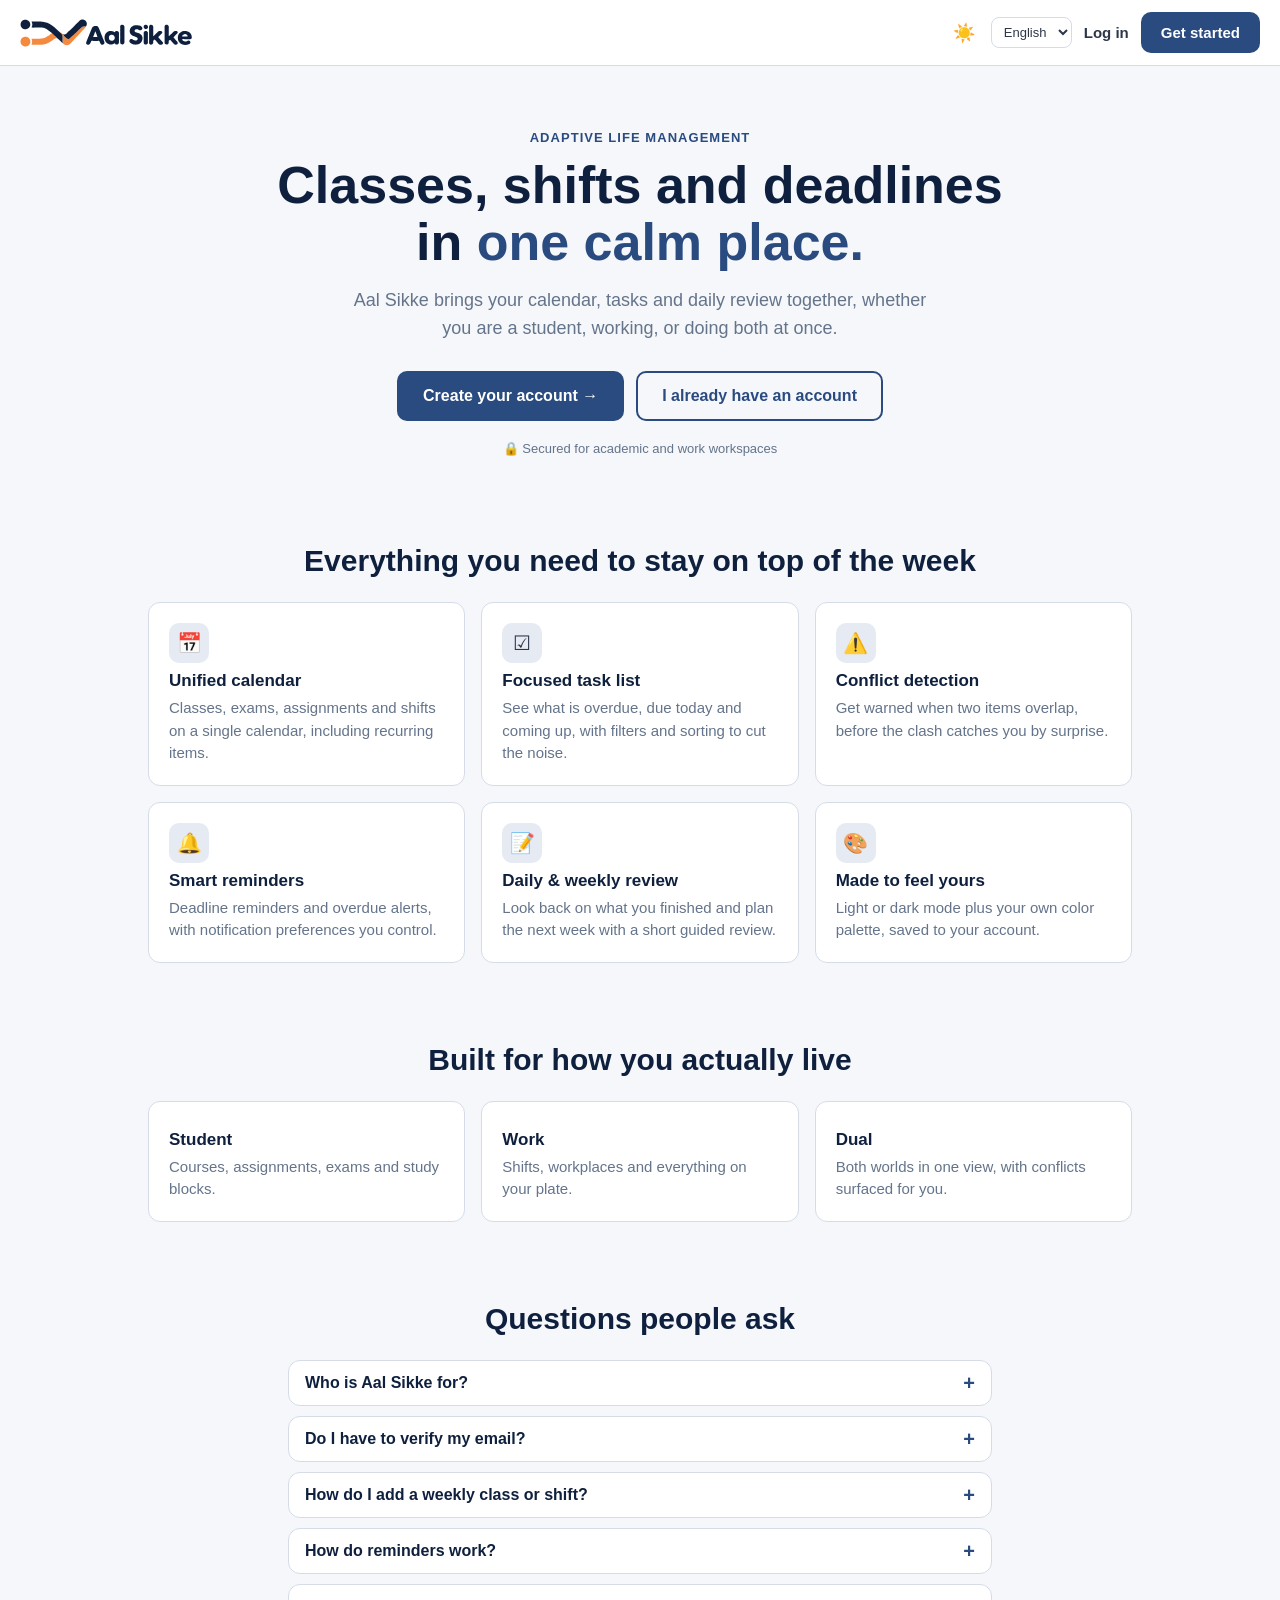
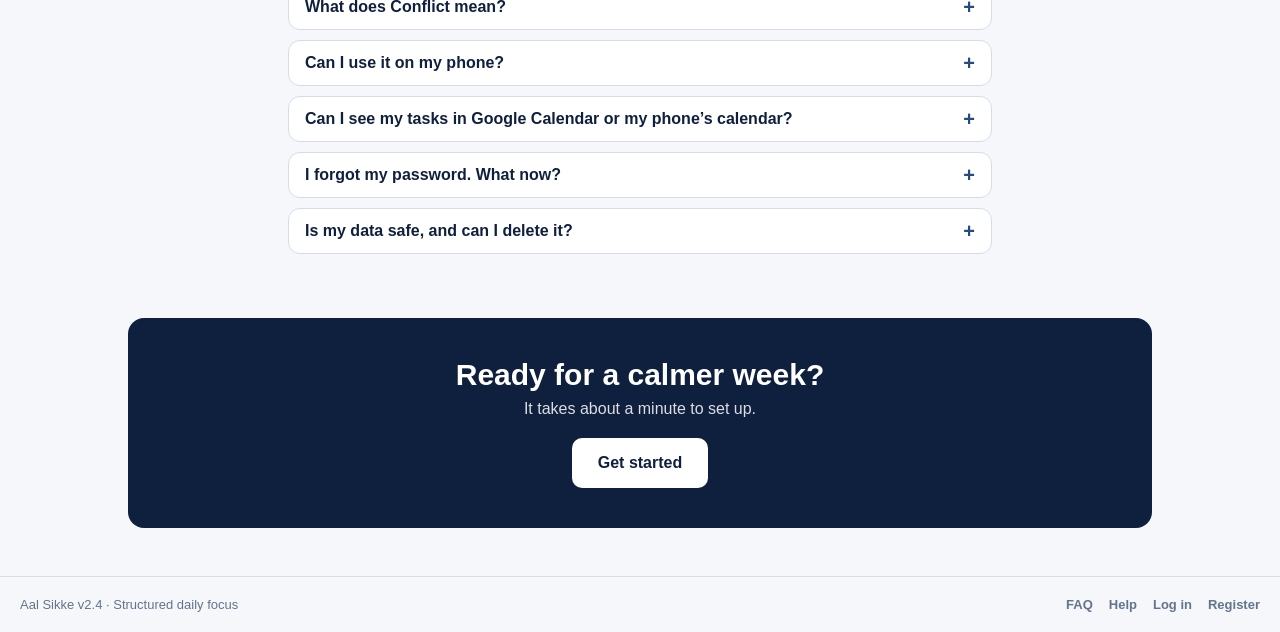
<file: src/main/resources/static/index.html>
<!DOCTYPE html>
<html lang="en">
<head>
    <meta charset="UTF-8">
    <meta name="viewport" content="width=device-width, initial-scale=1.0">
    <script src="i18n.js"></script>
    <script src="theme-init.js"></script>
    <link rel="icon" type="image/svg+xml" href="logo-mark.svg">
    <title data-i18n="page.welcome">Aal Sikke — Adaptive Life Management</title>
    <meta name="description" content="One calendar, one task list and one daily flow for studying, working, or both.">
    <meta name="robots" content="index, follow">
    <meta name="keywords" content="Aal Sikke, عالسكة, student planner, work schedule, task manager, calendar, reminders, adaptive life management">
    <meta property="og:type" content="website">
    <meta property="og:site_name" content="Aal Sikke">
    <meta property="og:title" content="Aal Sikke — Adaptive Life Management">
    <meta property="og:description" content="One calendar, one task list and one daily flow for studying, working, or both.">
    <meta property="og:image" content="logo-mark.svg">
    <meta name="twitter:card" content="summary">
    <meta name="theme-color" content="#2A4B80">
    <script src="seo.js"></script>
    <script type="application/ld+json">
        {"@context":"https://schema.org","@type":"WebApplication","name":"Aal Sikke","alternateName":"عالسكة","applicationCategory":"ProductivityApplication","operatingSystem":"Any (web browser)","description":"An adaptive life management platform: one calendar, one task list and one daily flow for studying, working, or both.","offers":{"@type":"Offer","price":"0","priceCurrency":"USD"}}
    </script>
    <link rel="stylesheet" href="styles.css">
    <link rel="stylesheet" href="welcome.css">
</head>
<body class="welcome-body">

<header class="wl-nav">
    <a class="wl-brand" href="index.html" aria-label="Aal Sikke home" data-i18n-aria-label="auth.homeAria">
        <svg class="brand-logo" viewBox="0 0 1476 240" role="img" aria-label="Aal Sikke"><use href="logo-sprite.svg#aal-logo"/></svg>
    </a>
    <nav class="wl-nav-actions" aria-label="Primary" data-i18n-aria-label="wl.nav.aria">
        <button class="icon-btn" id="theme-toggle-btn" aria-label="Toggle theme"></button>
        <select id="lang-select" class="lang-select" aria-label="Language" data-i18n-aria-label="settings.language.title"></select>
        <a class="wl-link" id="wl-nav-login" href="login.html" data-i18n="wl.nav.login">Log in</a>
        <a class="wl-btn wl-btn-primary" id="wl-nav-cta" href="register.html" data-i18n="wl.nav.cta">Get started</a>
    </nav>
</header>

<main>

    <section class="wl-hero">
        <p class="wl-eyebrow" data-i18n="wl.hero.eyebrow">Adaptive Life Management</p>
        <h1><span data-i18n="wl.hero.titleA">Classes, shifts and deadlines in</span> <span class="wl-accent" data-i18n="wl.hero.titleB">one calm place.</span></h1>
        <p class="wl-lead" data-i18n="wl.hero.lead">
            Aal Sikke brings your calendar, tasks and daily review together, whether you are a student,
            working, or doing both at once.
        </p>
        <div class="wl-hero-actions">
            <a class="wl-btn wl-btn-primary wl-btn-lg" id="wl-hero-primary" href="register.html" data-i18n="wl.hero.primary">Create your account &#8594;</a>
            <a class="wl-btn wl-btn-secondary wl-btn-lg" id="wl-hero-secondary" href="login.html" data-i18n="wl.hero.secondary">I already have an account</a>
        </div>
        <p class="wl-note" data-i18n="login.secured">&#128274; Secured for academic and work workspaces</p>
    </section>

    <section class="wl-section" aria-labelledby="wl-features-title">
        <h2 id="wl-features-title" data-i18n="wl.features.title">Everything you need to stay on top of the week</h2>
        <div class="wl-grid">
            <article class="wl-card">
                <span class="wl-icon" aria-hidden="true">&#128197;</span>
                <h3 data-i18n="wl.f1.title">Unified calendar</h3>
                <p data-i18n="wl.f1.body">Classes, exams, assignments and shifts on a single calendar, including recurring items.</p>
            </article>
            <article class="wl-card">
                <span class="wl-icon" aria-hidden="true">&#9745;</span>
                <h3 data-i18n="wl.f2.title">Focused task list</h3>
                <p data-i18n="wl.f2.body">See what is overdue, due today and coming up, with filters and sorting to cut the noise.</p>
            </article>
            <article class="wl-card">
                <span class="wl-icon" aria-hidden="true">&#9888;&#65039;</span>
                <h3 data-i18n="wl.f3.title">Conflict detection</h3>
                <p data-i18n="wl.f3.body">Get warned when two items overlap, before the clash catches you by surprise.</p>
            </article>
            <article class="wl-card">
                <span class="wl-icon" aria-hidden="true">&#128276;</span>
                <h3 data-i18n="wl.f4.title">Smart reminders</h3>
                <p data-i18n="wl.f4.body">Deadline reminders and overdue alerts, with notification preferences you control.</p>
            </article>
            <article class="wl-card">
                <span class="wl-icon" aria-hidden="true">&#128221;</span>
                <h3 data-i18n="wl.f5.title">Daily &amp; weekly review</h3>
                <p data-i18n="wl.f5.body">Look back on what you finished and plan the next week with a short guided review.</p>
            </article>
            <article class="wl-card">
                <span class="wl-icon" aria-hidden="true">&#127912;</span>
                <h3 data-i18n="wl.f6.title">Made to feel yours</h3>
                <p data-i18n="wl.f6.body">Light or dark mode plus your own color palette, saved to your account.</p>
            </article>
        </div>
    </section>

    <section class="wl-section wl-roles" aria-labelledby="wl-roles-title">
        <h2 id="wl-roles-title" data-i18n="wl.roles.title">Built for how you actually live</h2>
        <div class="wl-grid wl-grid-3">
            <article class="wl-card">
                <h3 data-i18n="role.student">Student</h3>
                <p data-i18n="wl.r1.body">Courses, assignments, exams and study blocks.</p>
            </article>
            <article class="wl-card">
                <h3 data-i18n="role.work">Work</h3>
                <p data-i18n="wl.r2.body">Shifts, workplaces and everything on your plate.</p>
            </article>
            <article class="wl-card">
                <h3 data-i18n="role.dual">Dual</h3>
                <p data-i18n="wl.r3.body">Both worlds in one view, with conflicts surfaced for you.</p>
            </article>
        </div>
    </section>

    <section class="wl-section wl-faq" id="faq" aria-labelledby="wl-faq-title">
        <h2 id="wl-faq-title" data-i18n="wl.faq.title">Questions people ask</h2>
        <div class="wl-faq-list">
            <details class="wl-faq-item">
                <summary data-i18n="wl.q1">Who is Aal Sikke for?</summary>
                <p data-i18n="wl.a1">Students, people who work, and people who do both. You choose Student, Work or Dual when you register, and you can change it later in your profile.</p>
            </details>
            <details class="wl-faq-item">
                <summary data-i18n="wl.q2">Do I have to verify my email?</summary>
                <p data-i18n="wl.a2">Yes. After you register we send a verification link. Open it, then log in. If the email does not arrive within a few minutes, check your spam folder, or use the resend button on the login page.</p>
            </details>
            <details class="wl-faq-item">
                <summary data-i18n="wl.q3">How do I add a weekly class or shift?</summary>
                <p data-i18n="wl.a3">Open Tasks and tap New task. Pick the category Class or Shift, tick “Has a start time” and “Repeat weekly”, then choose the days. It shows up on your calendar every week.</p>
            </details>
            <details class="wl-faq-item">
                <summary data-i18n="wl.q4">How do reminders work?</summary>
                <p data-i18n="wl.a4">Tick “Remind me about this task” when you add it. You get a halfway reminder, and you can add your own. Reminders appear under the bell in the top bar, and you can switch on email reminders in Settings.</p>
            </details>
            <details class="wl-faq-item">
                <summary data-i18n="wl.q5">What does Conflict mean?</summary>
                <p data-i18n="wl.a5">Two items overlap in time, for example a class and a shift. Both get an orange Conflict badge so you can move one before the clash happens.</p>
            </details>
            <details class="wl-faq-item">
                <summary data-i18n="wl.q6">Can I use it on my phone?</summary>
                <p data-i18n="wl.a6">Yes. Open the site in your phone’s browser, nothing to install. The menu moves to the bottom of the screen on small devices.</p>
            </details>
            <details class="wl-faq-item">
                <summary data-i18n="wl.q7">Can I see my tasks in Google Calendar or my phone’s calendar?</summary>
                <p data-i18n="wl.a7">Yes. On the Tasks page, choose Export to calendar. It downloads a file that Google Calendar, Apple Calendar and Outlook can import.</p>
            </details>
            <details class="wl-faq-item">
                <summary data-i18n="wl.q8">I forgot my password. What now?</summary>
                <p data-i18n="wl.a8">On the login page choose “Forgot password?” and enter your email. We send you a link to set a new one.</p>
            </details>
            <details class="wl-faq-item">
                <summary data-i18n="wl.q9">Is my data safe, and can I delete it?</summary>
                <p data-i18n="wl.a9">The site uses HTTPS only. In Settings you can download a copy of your data or delete your account, which removes everything. Aal Sikke is still being tested with real users, so data may be reset if something goes badly wrong.</p>
            </details>
        </div>
    </section>

    <section class="wl-cta">
        <h2 data-i18n="wl.cta.title">Ready for a calmer week?</h2>
        <p data-i18n="wl.cta.text">It takes about a minute to set up.</p>
        <a class="wl-btn wl-btn-light wl-btn-lg" id="wl-cta-primary" href="register.html" data-i18n="wl.cta.button">Get started</a>
    </section>

</main>

<footer class="wl-footer">
    <span data-i18n="login.footnote">Aal Sikke v2.4 &middot; Structured daily focus</span>
    <span class="wl-footer-links">
    <a id="wl-footer-faq" href="#faq" data-i18n="wl.footer.faq">FAQ</a>
    <a id="wl-footer-help" href="help.html" data-i18n="auth.help">Help</a>
    <a id="wl-footer-login" href="login.html" data-i18n="wl.nav.login">Log in</a>
    <a id="wl-footer-register" href="register.html" data-i18n="login.registerLink">Register</a>
  </span>
</footer>

<div class="toast" id="toast" role="status" aria-live="polite"></div>

<script src="auth-token.js"></script>
<script src="theme-toggle.js"></script>
<script src="welcome.js"></script>
</body>
</html>
</file>
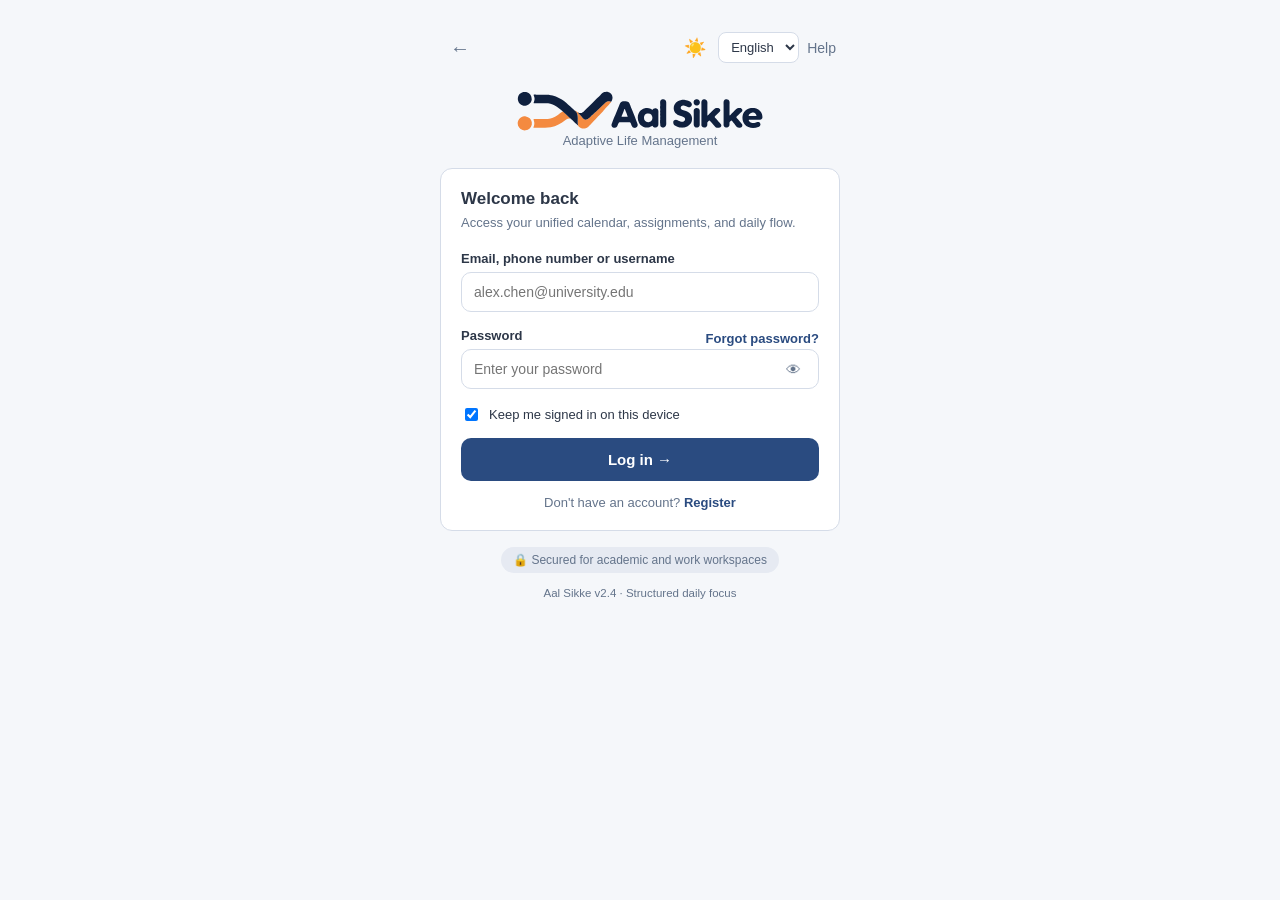
<file: src/main/resources/static/calendar.html>
<!DOCTYPE html>
<html lang="en">
<head>
    <meta charset="UTF-8">
    <meta name="viewport" content="width=device-width, initial-scale=1.0">
    <script src="theme-init.js"></script>
    <script src="i18n.js"></script>
    <link rel="icon" type="image/svg+xml" href="logo-mark.svg">
    <title data-i18n="page.calendar">Aal Sikke — Calendar</title>
    <meta name="robots" content="noindex, nofollow">
    <link rel="stylesheet" href="styles.css">
    <link rel="stylesheet" href="calendar.css">
</head>
<body class="dashboard-body">

<div class="app-shell">

    <!-- Top bar (same markup as tasks.html: bell + reminders, avatar menu with Edit profile / Change password / Log out) -->
    <header class="topbar dash-topbar">
        <a class="brand" href="dashboard.html" aria-label="Aal Sikke dashboard"><svg class="brand-logo" viewBox="0 0 1476 240" role="img" aria-label="Aal Sikke"><use href="logo-sprite.svg#aal-logo"/></svg></a>
        <div class="topbar-actions">
            <button class="icon-btn" id="theme-toggle-btn" aria-label="Toggle theme"></button>
            <div class="profile-menu" id="notif-menu">
                <button class="icon-btn" id="notif-btn" aria-label="Notifications" data-i18n-aria-label="aria.notifications">
                    &#128276;
                    <span class="badge-dot" id="notif-badge" hidden></span>
                </button>
                <div class="profile-dropdown notif-dropdown" id="notif-dropdown" hidden>
                    <div class="notif-dropdown-header" data-i18n="notif.header">Reminders</div>
                    <ul class="notif-list" id="notif-list"></ul>
                    <p class="notif-empty" id="notif-empty" data-i18n="notif.empty" hidden>Nothing due right now.</p>
                    <!-- KAN-381: all upcoming reminders (with or without a task), plus add / edit -->
                    <div class="notif-dropdown-header notif-subheader" data-i18n="notif.upcoming">Upcoming</div>
                    <ul class="notif-list" id="notif-upcoming-list"></ul>
                    <p class="notif-empty" id="notif-upcoming-empty" data-i18n="notif.upcomingEmpty" hidden>No upcoming reminders.</p>

                    <form class="notif-form" id="notif-form" hidden novalidate>
                        <input type="text" id="notif-form-title" maxlength="200" autocomplete="off">
                        <input type="datetime-local" id="notif-form-time" dir="ltr">
                        <p class="notif-form-error" id="notif-form-error" role="alert" hidden></p>
                        <div class="notif-form-actions">
                            <button type="button" class="btn-secondary" id="notif-form-cancel" data-i18n="notif.cancel">Cancel</button>
                            <button type="submit" class="btn-primary" data-i18n="notif.save">Save</button>
                        </div>
                    </form>
                    <button type="button" class="notif-add-btn" id="notif-add-btn" data-i18n="notif.add">+ Add reminder</button>
                </div>
            </div>
            <div class="profile-menu">
                <button class="avatar-btn" id="avatar-btn" aria-label="Open profile menu" data-i18n-aria-label="aria.profileMenu">AC</button>
                <div class="profile-dropdown" id="profile-dropdown" hidden>
                    <a href="#" id="edit-profile-link" data-i18n="menu.editProfile">Edit Profile</a>
                    <a href="#" id="change-password-link" data-i18n="menu.changePassword">Change password</a>
                    <a href="login.html" id="logout-link" data-i18n="menu.logout">Log out</a>
                </div>
            </div>
        </div>
    </header>

    <div class="app-body">

        <aside class="sidebar">
            <nav class="side-nav">
                <a href="dashboard.html" class="nav-link">
                    <span class="nav-icon">&#9635;</span> <span data-i18n="nav.dashboard">Dashboard</span>
                </a>
                <a href="calendar.html" class="nav-link active">
                    <span class="nav-icon">&#128197;</span> <span data-i18n="nav.calendar">Calendar</span>
                </a>
                <a href="tasks.html" class="nav-link">
                    <span class="nav-icon">&#9745;</span> <span data-i18n="nav.tasks">Tasks</span>
                </a>
                <a href="settings.html" class="nav-link">
                    <span class="nav-icon">&#9881;</span> <span data-i18n="nav.settings">Settings</span>
                </a>
            </nav>
        </aside>

        <main class="main-content">
            <!-- KAN-372: AI quick-add. Plain form: sends the text to the Tasks page, which fills the New task form. -->
            <section class="card quick-add-card">
                <form class="quick-add" action="tasks.html" method="get">
                    <div class="field">
                        <label for="quick-add-go" data-i18n="quick.label">✨ Quick add with AI</label>
                        <div style="display:flex; gap:8px; align-items:stretch;">
                            <div class="input-wrap" style="flex:1 1 auto; min-width:0;">
                                <input type="text" id="quick-add-go" name="quick" maxlength="300" autocomplete="off" required
                                       placeholder="e.g. 3andi exam math bukra se3a 10"
                                       data-i18n-placeholder="quick.placeholder" style="width:100%;">
                            </div>
                            <button type="submit" class="btn-primary" data-i18n="quick.button"
                                    style="width:auto; flex:0 0 auto; white-space:nowrap;">Fill the form</button>
                        </div>
                    </div>
                </form>
            </section>
            <section class="card cal-card">

                <div class="cal-toolbar">
                    <div class="cal-nav">
                        <button type="button" class="btn-secondary" id="cal-prev" aria-label="Previous" data-i18n-aria-label="cal.prev">&#8249;</button>
                        <button type="button" class="btn-secondary" id="cal-today" data-i18n="cal.today">Today</button>
                        <button type="button" class="btn-secondary" id="cal-next" aria-label="Next" data-i18n-aria-label="cal.next">&#8250;</button>
                    </div>
                    <h1 class="cal-title" id="cal-title" data-i18n="nav.calendar">Calendar</h1>
                    <div class="cal-actions">
                        <button type="button" class="btn-primary cal-schedule-btn" id="cal-schedule-btn" data-i18n="cal.schedule">+ Schedule task</button>
                        <div class="cal-view-toggle" role="group" aria-label="Calendar view" data-i18n-aria-label="cal.viewLabel">
                            <button type="button" class="filter-tab" data-view="day" data-i18n="cal.day">Day</button>
                            <button type="button" class="filter-tab active" data-view="week" data-i18n="cal.week">Week</button>
                        </div>
                    </div>
                </div>

                <div class="cal-legend">
                    <span class="cal-legend-item"><span class="cal-swatch cal-student"></span> <span data-i18n="group.student">Student</span></span>
                    <span class="cal-legend-item"><span class="cal-swatch cal-work"></span> <span data-i18n="group.work">Work</span></span>
                    <span class="cal-legend-item"><span class="cal-swatch cal-personal"></span> <span data-i18n="group.personal">Personal</span></span>
                    <span class="cal-legend-item cal-legend-group" data-i18n="cal.legend.priority">Priority stripe:</span>
                    <span class="cal-legend-item"><span class="cal-swatch prio-low"></span> <span data-i18n="prio.LOW">Low</span></span>
                    <span class="cal-legend-item"><span class="cal-swatch prio-medium"></span> <span data-i18n="prio.MEDIUM">Medium</span></span>
                    <span class="cal-legend-item"><span class="cal-swatch prio-high"></span> <span data-i18n="prio.HIGH">High</span></span>
                    <span class="cal-legend-item"><span class="cal-swatch prio-urgent"></span> <span data-i18n="prio.URGENT">Urgent</span></span>
                    <span class="cal-legend-item"><span class="cal-deadline-dot"></span> <span data-i18n="cal.legend.deadline">Deadline</span></span>
                    <span class="cal-legend-item"><span class="cal-conflict-badge">!</span> <span data-i18n="conflict.badge">Conflict</span></span>
                    <span class="cal-legend-item"><span class="cal-repeat-icon">&#8635;</span> <span data-i18n="cal.legend.repeats">Repeats weekly</span></span>
                </div>

                <p class="cal-hint" data-i18n="cal.hint">Tap or click an empty slot to schedule a task there, or a task to see its details.</p>

                <section class="cal-week-summary" id="cal-week-summary" aria-label="Weekly review" data-i18n-aria-label="cal.weeklyReview" hidden></section>
                <p class="cal-status" id="cal-status" role="status" aria-live="polite" data-i18n="common.loading">Loading…</p>
                <div class="cal-grid" id="cal-grid"></div>

            </section>
        </main>
    </div>

    <!-- Mobile bottom nav -->
    <nav class="bottom-nav">
        <a href="dashboard.html"><span>&#9635;</span><span data-i18n="nav.dashboard">Dashboard</span></a>
        <a href="calendar.html" class="active"><span>&#128197;</span><span data-i18n="nav.calendar">Calendar</span></a>
        <a href="tasks.html"><span>&#9745;</span><span data-i18n="nav.tasks">Tasks</span></a>
        <a href="settings.html" id="settings-bottom-link"><span>&#9881;</span><span data-i18n="nav.settings">Settings</span></a>
    </nav>
</div>

<!-- Profile edit modal (shared with dashboard.html) -->
<div class="modal-backdrop" id="profile-modal" hidden>
    <div class="modal-card profile-modal-card" role="dialog" aria-modal="true" aria-labelledby="profile-modal-title">
        <div class="modal-header">
            <div>
                <h2 id="profile-modal-title" data-i18n="settings.profile.edit">Edit profile</h2>
                <p id="profile-modal-subtitle" data-i18n="modal.profile.subtitle">Update your details and how you use Aal Sikke.</p>
            </div>
            <button type="button" class="modal-close" id="close-profile-modal" aria-label="Close" data-i18n-aria-label="common.close">&#10005;</button>
        </div>

        <form id="profile-form" novalidate>
            <div class="profile-modal-avatar" id="modal-profile-avatar" aria-hidden="true">AC</div>

            <fieldset class="role-field" id="field-profile-mode">
                <legend class="field-label" data-i18n="modal.profile.roleLegend">I use Aal Sikke primarily for</legend>
                <div class="segmented segmented--a11y" role="radiogroup" aria-label="Workspace role" data-i18n-aria-label="aria.workspaceRole">
                    <input type="radio" name="profile-role" id="profile-role-student" value="STUDENT">
                    <label for="profile-role-student" data-i18n="role.student">Student</label>
                    <input type="radio" name="profile-role" id="profile-role-work" value="WORK">
                    <label for="profile-role-work" data-i18n="role.work">Work</label>
                    <input type="radio" name="profile-role" id="profile-role-dual" value="HYBRID">
                    <label for="profile-role-dual" data-i18n="role.dual">Dual</label>
                </div>
                <p class="role-hint" id="profile-role-hint"></p>
                <p class="hint error-text" role="alert"></p>
            </fieldset>

            <div class="form-grid">
                <div class="field" id="field-profile-fullname">
                    <label for="profile-fullname" data-i18n="form.fullName">Full name</label>
                    <div class="input-wrap"><input id="profile-fullname" type="text" autocomplete="name" maxlength="255"></div>
                    <p class="hint error-text" role="alert"></p>
                </div>
                <div class="field">
                    <label for="profile-username" data-i18n="form.username">Username</label>
                    <div class="input-wrap"><input id="profile-username" type="text" readonly aria-readonly="true"></div>
                </div>
            </div>

            <div class="field" id="field-profile-email">
                <label for="profile-email" data-i18n="form.email">Email</label>
                <div class="input-wrap"><input id="profile-email" type="email" autocomplete="email" maxlength="255"></div>
                <p class="hint error-text" role="alert"></p>
            </div>

            <div class="form-grid">
                <div class="field">
                    <label for="profile-dob" data-i18n="form.dob">Date of birth</label>
                    <div class="input-wrap"><input id="profile-dob" type="date" readonly aria-readonly="true"></div>
                </div>
                <div class="field" id="field-profile-phone">
                    <label for="profile-phone" data-i18n="form.phone">Phone number</label>
                    <div class="input-wrap"><input id="profile-phone" type="tel" autocomplete="tel" maxlength="50"></div>
                    <p class="hint error-text" role="alert"></p>
                </div>
            </div>
            <div class="field" id="field-profile-current-password">
                <label for="profile-current-password"><span data-i18n="form.currentPassword">Current password</span> <span class="role-hint" data-i18n="form.currentPasswordNote">(only needed to change your name, email or phone)</span></label>
                <div class="input-wrap"><input id="profile-current-password" type="password" autocomplete="current-password"><button type="button" class="icon-toggle" id="toggle-profile-current-password" data-toggle-for="profile-current-password" data-i18n-aria-label="rp.showPassword" aria-label="Show password">&#128065;</button></div>
                <p class="hint error-text" role="alert"></p>
            </div>
            <p class="modal-message" id="profile-message" role="status" aria-live="polite"></p>

            <div class="form-actions">
                <button type="button" class="btn-secondary" id="cancel-profile-btn" data-i18n="common.cancel">Cancel</button>
                <button type="submit" class="btn-primary" id="save-profile-btn" data-i18n="modal.profile.save">Save profile</button>
            </div>
        </form>
    </div>
</div>

<!-- Change password modal (shared with dashboard.html) -->
<div class="modal-backdrop" id="password-modal" hidden>
    <div class="modal-card" role="dialog" aria-modal="true" aria-labelledby="password-modal-title">
        <div class="modal-header">
            <div>
                <h2 id="password-modal-title" data-i18n="menu.changePassword">Change password</h2>
                <p data-i18n="modal.password.subtitle">Choose a new password for your account.</p>
            </div>
            <button type="button" class="modal-close" id="close-password-modal" aria-label="Close" data-i18n-aria-label="common.close">&#10005;</button>
        </div>

        <form id="password-form" novalidate>
            <div class="field" id="field-current-password">
                <label for="current-password" data-i18n="form.currentPassword">Current password</label>
                <div class="input-wrap">
                    <input id="current-password" type="password" autocomplete="current-password"><button type="button" class="icon-toggle" id="toggle-current-password" data-toggle-for="current-password" data-i18n-aria-label="rp.showPassword" aria-label="Show password">&#128065;</button>
                </div>
                <p class="hint error-text" role="alert"></p>
            </div>

            <div class="field" id="field-new-password">
                <label for="new-password" data-i18n="form.newPassword">New password</label>
                <div class="input-wrap">
                    <input id="new-password" type="password" autocomplete="new-password">
                    <button type="button" class="icon-toggle" id="toggle-new-password" data-toggle-for="new-password" data-i18n-aria-label="rp.showPassword" aria-label="Show password">&#128065;</button>
                </div>
                <div class="strength-meter" id="password-strength-meter"><span></span><span></span><span></span></div>
                <p class="hint" id="new-password-strength-hint" style="display:none;"></p>
                <p class="hint error-text" role="alert"></p>
            </div>

            <div class="field" id="field-confirm-new-password">
                <label for="confirm-new-password" data-i18n="form.confirmNewPassword">Confirm new password</label>
                <div class="input-wrap">
                    <input id="confirm-new-password" type="password" autocomplete="new-password"><button type="button" class="icon-toggle" id="toggle-confirm-new-password" data-toggle-for="confirm-new-password" data-i18n-aria-label="rp.showPassword" aria-label="Show password">&#128065;</button>
                </div>
                <p class="hint error-text" role="alert"></p>
            </div>

            <p class="modal-message" id="password-message" role="status" aria-live="polite"></p>

            <div class="form-actions">
                <button type="button" class="btn-secondary" id="cancel-password-btn" data-i18n="common.cancel">Cancel</button>
                <button type="submit" class="btn-primary" id="save-password-btn" data-i18n="modal.password.save">Update password</button>
            </div>
        </form>
    </div>
</div>

<!-- Toast: dashboard.js shows validation and error messages here instead of alert() -->
<div class="toast" id="toast" role="status" aria-live="polite"></div>

<!-- S3-12: schedule a task into a time slot (same modal styles as the dashboard) -->
<div class="modal-backdrop" id="schedule-modal" hidden>
    <div class="modal-card" role="dialog" aria-modal="true" aria-labelledby="schedule-modal-title">
        <div class="modal-header">
            <div>
                <h2 id="schedule-modal-title" data-i18n="schedule.title">Schedule a task</h2>
                <p data-i18n="schedule.subtitle">Pick a time slot. The task's deadline does not change.</p>
            </div>
            <button type="button" class="modal-close" id="schedule-close" aria-label="Close" data-i18n-aria-label="common.close">&#10005;</button>
        </div>

        <form id="schedule-form" novalidate>
            <div class="field" id="schedule-task-field">
                <label for="schedule-task" data-i18n="schedule.task">Task</label>
                <div class="input-wrap"><select id="schedule-task"></select></div>
            </div>
            <p class="schedule-task-name" id="schedule-task-name" hidden></p>

            <div class="field">
                <label for="schedule-date" data-i18n="schedule.date">Date</label>
                <div class="input-wrap"><input type="date" id="schedule-date" required></div>
            </div>

            <div class="field">
                <label class="check-label">
                    <input type="checkbox" id="schedule-start-only"> <span data-i18n="schedule.startOnly">Start time only (no end time)</span>
                </label>
            </div>

            <div class="form-grid">
                <div class="field">
                    <label for="schedule-start" data-i18n="task.start">Start</label>
                    <div class="input-wrap"><input type="time" id="schedule-start" step="300" required></div>
                </div>
                <div class="field" id="schedule-end-field">
                    <label for="schedule-end" data-i18n="schedule.end">End</label>
                    <div class="input-wrap"><input type="time" id="schedule-end" step="300" required></div>
                </div>
            </div>

            <p class="modal-message" id="schedule-message" role="status" aria-live="polite"></p>

            <div class="form-actions">
                <button type="button" class="btn-secondary" id="schedule-cancel" data-i18n="common.cancel">Cancel</button>
                <button type="submit" class="btn-primary" id="schedule-save" data-i18n="common.save">Save</button>
            </div>
        </form>
    </div>
</div>

<script src="auth-token.js"></script>
<script src="theme-toggle.js"></script>
<script src="palette.js"></script>
<script src="password-toggle.js"></script><script src="dashboard.js"></script>
<script src="calendar.js"></script>
<script src="free-slots.js"></script>
<script src="feedback.js"></script>
<script src="reminder-popup.js"></script>
</body>
</html>
</file>
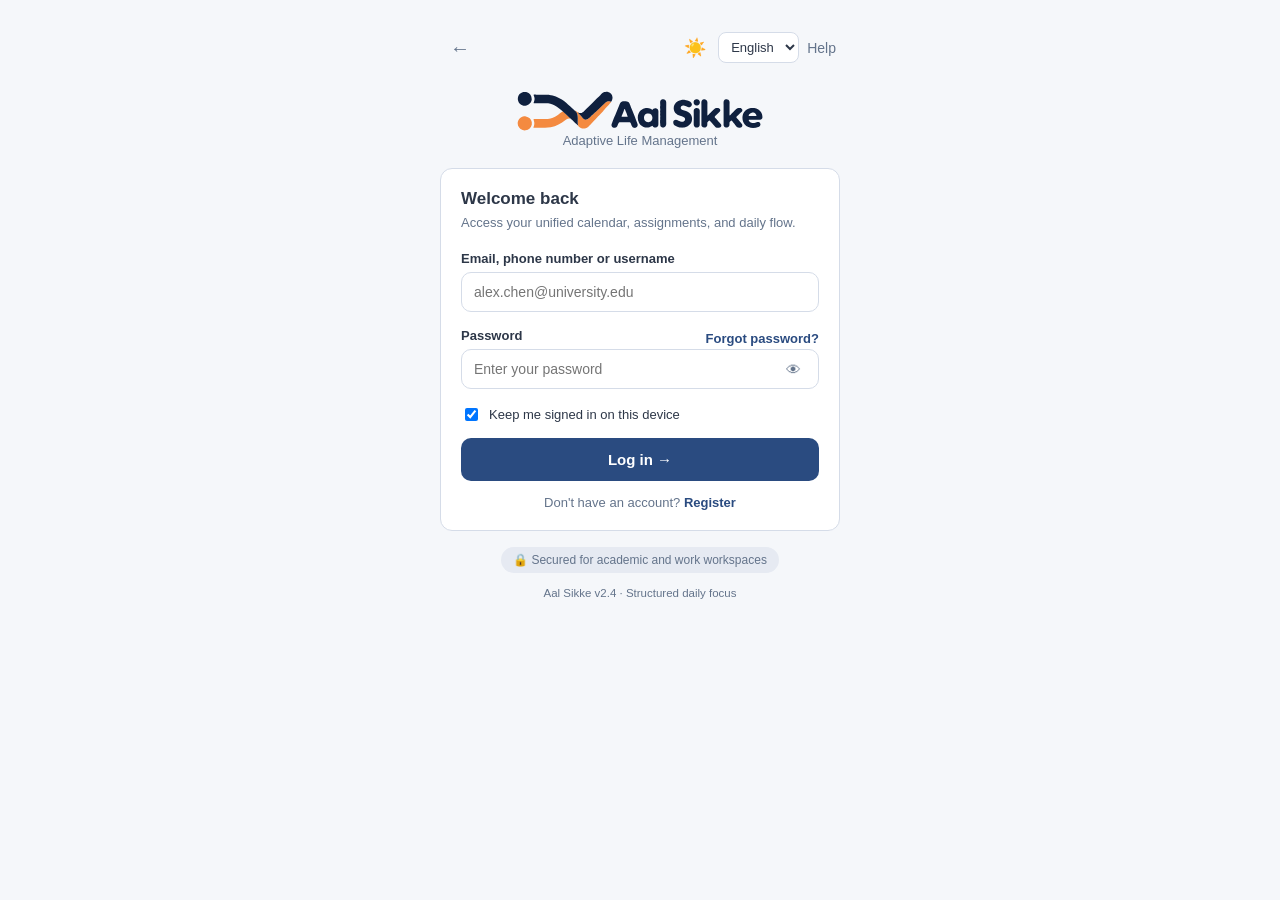
<file: src/main/resources/static/dashboard.html>
<!DOCTYPE html>
<html lang="en">
<head>
  <meta charset="UTF-8">
  <meta name="viewport" content="width=device-width, initial-scale=1.0">
  <script src="theme-init.js"></script>
  <script src="i18n.js"></script>
  <link rel="icon" type="image/svg+xml" href="logo-mark.svg">
  <title data-i18n="page.dashboard">Aal Sikke — Dashboard</title>
  <meta name="robots" content="noindex, nofollow">
  <link rel="stylesheet" href="styles.css">
  <link rel="stylesheet" href="dashboard-board.css">
</head>
<body class="dashboard-body">

<div class="app-shell">

  <!-- Top bar -->
  <header class="topbar dash-topbar">
    <a class="brand" href="dashboard.html" aria-label="Aal Sikke dashboard"><svg class="brand-logo" viewBox="0 0 1476 240" role="img" aria-label="Aal Sikke"><use href="logo-sprite.svg#aal-logo"/></svg></a>
    <div class="topbar-actions">
      <a href="tasks.html#new-task" class="add-task-btn" id="add-task-link" aria-label="Add task" data-i18n-aria-label="aria.addTask" title="Add task"></a>
      <button class="icon-btn" id="theme-toggle-btn" aria-label="Toggle theme"></button>
      <div class="profile-menu" id="notif-menu">
        <button class="icon-btn" id="notif-btn" aria-label="Notifications" data-i18n-aria-label="aria.notifications">
          &#128276;
          <span class="badge-dot" id="notif-badge" hidden></span>
        </button>
        <div class="profile-dropdown notif-dropdown" id="notif-dropdown" hidden>
          <div class="notif-dropdown-header" data-i18n="notif.header">Reminders</div>
          <ul class="notif-list" id="notif-list"></ul>
          <p class="notif-empty" id="notif-empty" data-i18n="notif.empty" hidden>Nothing due right now.</p>

          <!-- KAN-381: all upcoming reminders (with or without a task), plus add / edit -->
          <div class="notif-dropdown-header notif-subheader" data-i18n="notif.upcoming">Upcoming</div>
          <ul class="notif-list" id="notif-upcoming-list"></ul>
          <p class="notif-empty" id="notif-upcoming-empty" data-i18n="notif.upcomingEmpty" hidden>No upcoming reminders.</p>

          <form class="notif-form" id="notif-form" hidden novalidate>
            <input type="text" id="notif-form-title" maxlength="200" autocomplete="off">
            <input type="datetime-local" id="notif-form-time" dir="ltr">
            <p class="notif-form-error" id="notif-form-error" role="alert" hidden></p>
            <div class="notif-form-actions">
              <button type="button" class="btn-secondary" id="notif-form-cancel" data-i18n="notif.cancel">Cancel</button>
              <button type="submit" class="btn-primary" data-i18n="notif.save">Save</button>
            </div>
          </form>
          <button type="button" class="notif-add-btn" id="notif-add-btn" data-i18n="notif.add">+ Add reminder</button>
        </div>
      </div>
      <div class="profile-menu">
        <button class="avatar-btn" id="avatar-btn" aria-label="Open profile menu" data-i18n-aria-label="aria.profileMenu">AC</button>
        <div class="profile-dropdown" id="profile-dropdown" hidden>
          <a href="#" id="edit-profile-link" data-i18n="menu.editProfile">Edit Profile</a>
          <a href="#" id="change-password-link" data-i18n="menu.changePassword">Change password</a>
          <a href="index.html" id="logout-link" data-i18n="menu.logout">Log out</a>
        </div>
      </div>
    </div>
  </header>

  <div class="app-body">

    <!-- Sidebar -->
    <aside class="sidebar">
      <div class="profile-card">
        <div class="avatar-lg" id="profile-avatar">AC</div>
        <div class="profile-info">
          <p class="profile-name" id="profile-name" data-i18n="common.loading">Loading...</p>
          <span class="role-tag" id="profile-role"> profile</span>
        </div>
        <p class="profile-meta" id="profile-meta" data-i18n="tasks.loading">Loading your tasks...</p>
      </div>

      <nav class="side-nav">
        <a href="dashboard.html" class="nav-link active">
          <span class="nav-icon">&#9635;</span> <span data-i18n="nav.dashboard">Dashboard</span>
        </a>
        <a href="calendar.html" class="nav-link">
          <span class="nav-icon">&#128197;</span> <span data-i18n="nav.calendar">Calendar</span>
        </a>
        <a href="tasks.html" class="nav-link">
          <span class="nav-icon">&#9745;</span> <span data-i18n="nav.tasks">Tasks</span>
        </a>
        <a href="settings.html" class="nav-link" id="settings-nav-link">
          <span class="nav-icon">&#9881;</span> <span data-i18n="nav.settings">Settings</span>
        </a>
      </nav>

    </aside>

    <!-- Main content -->
    <main class="main-content">

      <!-- Greeting header -->
      <section class="greeting-row">
        <div>
          <h1 id="greeting-text">Welcome back</h1>
          <span class="greeting-sub" id="current-date">Today</span>
        </div>
        <p class="greeting-summary" id="greeting-summary" data-i18n="common.loading">Loading...</p>
        <button type="button" class="btn-secondary profile-open-btn" id="sidebar-profile-btn" data-i18n="settings.profile.edit">Edit profile</button>
      </section>

      <!-- KAN-340: "Next up" card (dashboard-next-up.js) -->
      <!-- KAN-372: AI quick-add. Plain form: sends the text to the Tasks page, which fills the New task form. -->
      <section class="card quick-add-card">
        <form class="quick-add" action="tasks.html" method="get">
          <div class="field">
            <label for="quick-add-go" data-i18n="quick.label">✨ Quick add with AI</label>
            <div style="display:flex; gap:8px; align-items:stretch;">
              <div class="input-wrap" style="flex:1 1 auto; min-width:0;">
                <input type="text" id="quick-add-go" name="quick" maxlength="300" autocomplete="off" required
                       placeholder="e.g. 3andi exam math bukra se3a 10"
                       data-i18n-placeholder="quick.placeholder" style="width:100%;">
              </div>
              <button type="submit" class="btn-primary" data-i18n="quick.button"
                      style="width:auto; flex:0 0 auto; white-space:nowrap;">Fill the form</button>
            </div>
          </div>
        </form>
      </section>
      <section class="card next-up-card is-empty" id="next-up-card" aria-labelledby="next-up-label">
        <span class="next-up-label" id="next-up-label" data-i18n="dash.nextUp">Next up</span>
        <p class="next-up-title" id="next-up-title" data-i18n="common.loading">Loading…</p>
        <p class="next-up-meta" id="next-up-meta"></p>
      </section>

      <section class="dashboard-cards" id="dashboard-cards"></section>

      <!-- Task board: task cards grouped into columns -->
      <section class="card board-panel" aria-labelledby="board-heading">
        <div class="board-head">
          <h2 id="board-heading" data-i18n="board.heading">Your tasks</h2>
          <div class="board-view-tabs" role="group" aria-label="Group tasks by" data-i18n-aria-label="aria.groupBy">
            <button type="button" class="board-view-tab active" data-board-view="TIME" aria-pressed="true" data-i18n="board.byTime">By time</button>
            <button type="button" class="board-view-tab" data-board-view="STATUS" aria-pressed="false" data-i18n="board.byStatus">By status</button>
            <button type="button" class="board-view-tab" data-board-view="ROLE" aria-pressed="false" data-i18n="board.byRole">By role</button>
          </div>
        </div>

        <p class="board-state" id="board-state" role="status" aria-live="polite" data-i18n="tasks.loading">Loading your tasks…</p>
        <div class="task-board" id="task-board"></div>
      </section>

    </main>
  </div>

  <!-- Mobile bottom nav -->
  <nav class="bottom-nav">
    <a href="dashboard.html" class="active"><span>&#9635;</span><span data-i18n="nav.dashboard">Dashboard</span></a>
    <a href="calendar.html"><span>&#128197;</span><span data-i18n="nav.calendar">Calendar</span></a>
    <a href="tasks.html"><span>&#9745;</span><span data-i18n="nav.tasks">Tasks</span></a>
    <a href="settings.html" id="settings-bottom-link"><span>&#9881;</span><span data-i18n="nav.settings">Settings</span></a>
  </nav>

</div>
<!-- Profile edit modal -->
<div class="modal-backdrop" id="profile-modal" hidden>
  <div class="modal-card profile-modal-card" role="dialog" aria-modal="true" aria-labelledby="profile-modal-title">
    <div class="modal-header">
      <div>
        <h2 id="profile-modal-title" data-i18n="settings.profile.edit">Edit profile</h2>
        <p id="profile-modal-subtitle" data-i18n="modal.profile.subtitle">Update your details and how you use Aal Sikke.</p>
      </div>
      <button type="button" class="modal-close" id="close-profile-modal" aria-label="Close" data-i18n-aria-label="common.close">&#10005;</button>
    </div>

    <form id="profile-form" novalidate>
      <div class="profile-modal-avatar" id="modal-profile-avatar" aria-hidden="true">AC</div>

      <!-- Role selection: Student / Work / Dual (Dual is stored as HYBRID by the API) -->
      <fieldset class="role-field" id="field-profile-mode">
        <legend class="field-label" data-i18n="modal.profile.roleLegend">I use Aal Sikke primarily for</legend>
        <div class="segmented segmented--a11y" role="radiogroup" aria-label="Workspace role" data-i18n-aria-label="aria.workspaceRole">
          <input type="radio" name="profile-role" id="profile-role-student" value="STUDENT">
          <label for="profile-role-student" data-i18n="role.student">Student</label>
          <input type="radio" name="profile-role" id="profile-role-work" value="WORK">
          <label for="profile-role-work" data-i18n="role.work">Work</label>
          <input type="radio" name="profile-role" id="profile-role-dual" value="HYBRID">
          <label for="profile-role-dual" data-i18n="role.dual">Dual</label>
        </div>
        <p class="role-hint" id="profile-role-hint"></p>
        <p class="hint error-text" role="alert"></p>
      </fieldset>

      <div class="form-grid">
        <div class="field" id="field-profile-fullname">
          <label for="profile-fullname" data-i18n="form.fullName">Full name</label>
          <div class="input-wrap"><input id="profile-fullname" type="text" autocomplete="name" maxlength="255"></div>
          <p class="hint error-text" role="alert"></p>
        </div>
        <div class="field">
          <label for="profile-username" data-i18n="form.username">Username</label>
          <div class="input-wrap"><input id="profile-username" type="text" readonly aria-readonly="true"></div>
        </div>
      </div>

      <div class="field" id="field-profile-email">
        <label for="profile-email" data-i18n="form.email">Email</label>
        <div class="input-wrap"><input id="profile-email" type="email" autocomplete="email" maxlength="255"></div>
        <p class="hint error-text" role="alert"></p>
      </div>

      <div class="form-grid">
        <div class="field">
          <label for="profile-dob" data-i18n="form.dob">Date of birth</label>
          <div class="input-wrap"><input id="profile-dob" type="date" readonly aria-readonly="true"></div>
        </div>
        <div class="field" id="field-profile-phone">
          <label for="profile-phone" data-i18n="form.phone">Phone number</label>
          <div class="input-wrap"><input id="profile-phone" type="tel" autocomplete="tel" maxlength="50"></div>
          <p class="hint error-text" role="alert"></p>
        </div>
      </div>

      <div class="field" id="field-profile-current-password">
        <label for="profile-current-password"><span data-i18n="form.currentPassword">Current password</span> <span class="role-hint" data-i18n="form.currentPasswordNote">(only needed to change your name, email or phone)</span></label>
        <div class="input-wrap"><input id="profile-current-password" type="password" autocomplete="current-password"><button type="button" class="icon-toggle" id="toggle-profile-current-password" data-toggle-for="profile-current-password" data-i18n-aria-label="rp.showPassword" aria-label="Show password">&#128065;</button></div>
        <p class="hint error-text" role="alert"></p>
      </div>

      <p class="modal-message" id="profile-message" role="status" aria-live="polite"></p>

      <div class="form-actions">
        <button type="button" class="btn-secondary" id="cancel-profile-btn" data-i18n="common.cancel">Cancel</button>
        <button type="submit" class="btn-primary" id="save-profile-btn" data-i18n="modal.profile.save">Save profile</button>
      </div>
    </form>
  </div>
</div>

<!-- Change password modal (KAN-242) -->
<div class="modal-backdrop" id="password-modal" hidden>
  <div class="modal-card" role="dialog" aria-modal="true" aria-labelledby="password-modal-title">
    <div class="modal-header">
      <div>
        <h2 id="password-modal-title" data-i18n="menu.changePassword">Change password</h2>
        <p data-i18n="modal.password.subtitle">Choose a new password for your account.</p>
      </div>
      <button type="button" class="modal-close" id="close-password-modal" aria-label="Close" data-i18n-aria-label="common.close">&#10005;</button>
    </div>

    <form id="password-form" novalidate>
      <div class="field" id="field-current-password">
        <label for="current-password" data-i18n="form.currentPassword">Current password</label>
        <div class="input-wrap">
          <input id="current-password" type="password" autocomplete="current-password"><button type="button" class="icon-toggle" id="toggle-current-password" data-toggle-for="current-password" data-i18n-aria-label="rp.showPassword" aria-label="Show password">&#128065;</button>
        </div>
        <p class="hint error-text" role="alert"></p>
      </div>

      <div class="field" id="field-new-password">
        <label for="new-password" data-i18n="form.newPassword">New password</label>
        <div class="input-wrap">
          <input id="new-password" type="password" autocomplete="new-password">
          <button type="button" class="icon-toggle" id="toggle-new-password" data-toggle-for="new-password" data-i18n-aria-label="rp.showPassword" aria-label="Show password">&#128065;</button>
        </div>
        <div class="strength-meter" id="password-strength-meter"><span></span><span></span><span></span></div>
        <p class="hint" id="new-password-strength-hint" style="display:none;"></p>
        <p class="hint error-text" role="alert"></p>
      </div>

      <div class="field" id="field-confirm-new-password">
        <label for="confirm-new-password" data-i18n="form.confirmNewPassword">Confirm new password</label>
        <div class="input-wrap">
          <input id="confirm-new-password" type="password" autocomplete="new-password"><button type="button" class="icon-toggle" id="toggle-confirm-new-password" data-toggle-for="confirm-new-password" data-i18n-aria-label="rp.showPassword" aria-label="Show password">&#128065;</button>
        </div>
        <p class="hint error-text" role="alert"></p>
      </div>

      <p class="modal-message" id="password-message" role="status" aria-live="polite"></p>

      <div class="form-actions">
        <button type="button" class="btn-secondary" id="cancel-password-btn" data-i18n="common.cancel">Cancel</button>
        <button type="submit" class="btn-primary" id="save-password-btn" data-i18n="modal.password.save">Update password</button>
      </div>
    </form>
  </div>
</div>

<!-- Notification preferences modal (KAN-244) -->
<div class="modal-backdrop" id="notif-prefs-modal" hidden>
  <div class="modal-card" role="dialog" aria-modal="true" aria-labelledby="notif-prefs-modal-title">
    <div class="modal-header">
      <div>
        <h2 id="notif-prefs-modal-title" data-i18n="menu.notificationPrefs">Notification preferences</h2>
        <p data-i18n="modal.prefs.subtitle">Choose which alerts Aal Sikke sends you.</p>
      </div>
      <button type="button" class="modal-close" id="close-notif-prefs-modal" aria-label="Close" data-i18n-aria-label="common.close">&#10005;</button>
    </div>

    <form id="notif-prefs-form">
      <div class="toggle-row">
        <div class="toggle-text">
          <span class="toggle-title" data-i18n="prefs.deadline.title">Deadline reminders</span>
          <span class="toggle-subtitle" data-i18n="prefs.deadline.subtitle">Get notified as a task's deadline approaches.</span>
        </div>
        <label class="switch">
          <input type="checkbox" id="pref-deadline-reminders">
          <span class="switch-track"></span>
        </label>
      </div>

      <div class="toggle-row">
        <div class="toggle-text">
          <span class="toggle-title" data-i18n="prefs.overdue.title">Overdue alerts</span>
          <span class="toggle-subtitle" data-i18n="prefs.overdue.subtitle">Get notified when a task passes its deadline.</span>
        </div>
        <label class="switch">
          <input type="checkbox" id="pref-overdue-alerts">
          <span class="switch-track"></span>
        </label>
      </div>

      <div class="toggle-row">
        <div class="toggle-text">
          <span class="toggle-title" data-i18n="prefs.conflicts.title">Schedule conflicts</span>
          <span class="toggle-subtitle" data-i18n="prefs.conflicts.subtitle">Get notified when two items overlap on your calendar.</span>
        </div>
        <label class="switch">
          <input type="checkbox" id="pref-schedule-conflicts">
          <span class="switch-track"></span>
        </label>
      </div>

      <div class="toggle-row">
        <div class="toggle-text">
          <span class="toggle-title" data-i18n="prefs.weekly.title">Weekly review readiness</span>
          <span class="toggle-subtitle" data-i18n="prefs.weekly.subtitle">Get notified when your weekly summary is ready.</span>
        </div>
        <label class="switch">
          <input type="checkbox" id="pref-weekly-review-ready">
          <span class="switch-track"></span>
        </label>
      </div>

      <div class="toggle-row">
        <div class="toggle-text">
          <span class="toggle-title" data-i18n="prefs.email.title">Email notifications</span>
          <span class="toggle-subtitle" data-i18n="prefs.email.subtitle">Get your reminders by email, even when the app is closed.</span>
        </div>
        <label class="switch">
          <input type="checkbox" id="pref-email-enabled">
          <span class="switch-track"></span>
        </label>
      </div>

      <p class="modal-message" id="notif-prefs-message" role="status" aria-live="polite"></p>

      <div class="form-actions">
        <button type="button" class="btn-secondary" id="cancel-notif-prefs-btn" data-i18n="common.close">Close</button>
        <button type="submit" class="btn-primary" id="save-notif-prefs-btn" data-i18n="modal.prefs.save">Save preferences</button>
      </div>
    </form>
  </div>
</div>

<!-- Toast for success feedback -->
<div class="toast" id="toast" role="status" aria-live="polite"></div>

<!-- Task edit modal -->
<div class="modal-backdrop" id="task-modal" hidden>
  <div class="modal-card" role="dialog" aria-modal="true" aria-labelledby="task-modal-title">
    <div class="modal-header">
      <div><h2 id="task-modal-title" data-i18n="modal.task.title">Edit task</h2><p data-i18n="modal.task.subtitle">Change the details and save them.</p></div>
      <button type="button" class="modal-close" id="close-task-modal" aria-label="Close" data-i18n-aria-label="common.close">&#10005;</button>
    </div>
    <form id="edit-task-form" novalidate>
      <input type="hidden" id="edit-task-id">
      <div class="field"><label for="edit-task-title" data-i18n="task.title">Task title</label><div class="input-wrap"><input id="edit-task-title" required></div></div>
      <div class="field"><label for="edit-task-description" data-i18n="task.description">Description</label><div class="input-wrap"><textarea id="edit-task-description"></textarea></div></div>
      <div class="form-grid">
        <div class="field"><label for="edit-task-deadline" data-i18n="task.deadline">Deadline</label><div class="input-wrap"><input type="datetime-local" id="edit-task-deadline" required></div></div>
        <div class="field"><label for="edit-task-priority" data-i18n="task.priority">Priority</label><div class="input-wrap"><select id="edit-task-priority"><option value="LOW" data-i18n="prio.LOW">Low</option><option value="MEDIUM" data-i18n="prio.MEDIUM">Medium</option><option value="HIGH" data-i18n="prio.HIGH">High</option><option value="URGENT" data-i18n="prio.URGENT">Urgent</option></select></div></div>
      </div>
      <div class="form-grid">
        <div class="field"><label for="edit-task-category" data-i18n="task.categoryRole">Category / role</label><div class="input-wrap"><select id="edit-task-category">
          <optgroup label="Student" data-i18n-label="group.student">
            <option value="ASSIGNMENT" data-i18n="cat.ASSIGNMENT">Assignment</option>
            <option value="EXAM" data-i18n="cat.EXAM">Exam</option>
            <option value="CLASS" data-i18n="cat.CLASS">Class</option>
            <option value="STUDY" data-i18n="cat.STUDY">Study</option>
            <option value="PROJECT" data-i18n="cat.PROJECT">Project</option>
            <option value="QUIZ" data-i18n="cat.QUIZ">Quiz</option>
            <option value="LAB" data-i18n="cat.LAB">Lab</option>
            <option value="PRESENTATION" data-i18n="cat.PRESENTATION">Presentation</option>
          </optgroup>
          <optgroup label="Work" data-i18n-label="group.work">
            <option value="SHIFT" data-i18n="cat.SHIFT">Shift</option>
            <option value="MEETING" data-i18n="cat.MEETING">Meeting</option>
            <option value="WORK_TASK" data-i18n="cat.WORK_TASK">Work task</option>
            <option value="PAYMENT_DUE" data-i18n="cat.PAYMENT_DUE">Payment due</option>
          </optgroup>
          <optgroup label="Personal" data-i18n-label="group.personal">
            <option value="PERSONAL" data-i18n="cat.PERSONAL">Personal</option>
            <option value="APPOINTMENT" data-i18n="cat.APPOINTMENT">Appointment</option>
            <option value="ERRAND" data-i18n="cat.ERRAND">Errand</option>
            <option value="EVENT" data-i18n="cat.EVENT">Event</option>
          </optgroup>
        </select></div>
        </div>
        <div class="field"><label for="edit-task-status" data-i18n="task.status">Status</label><div class="input-wrap"><select id="edit-task-status"><option value="PENDING" data-i18n="status.PENDING">Pending</option><option value="COMPLETED" data-i18n="status.COMPLETED">Completed</option></select></div></div>
      </div>

      <!-- Optional start time (time window) -->
      <div class="field"><label class="check-row"><input type="checkbox" id="edit-task-has-start"> <span data-i18n="task.hasStart">Has a start time</span></label></div>
      <div class="field" id="field-edit-task-start" hidden><label for="edit-task-start" data-i18n="task.start">Start</label><div class="input-wrap"><input type="datetime-local" id="edit-task-start"></div></div>

      <!-- Reminder -->
      <div class="field"><label class="check-row"><input type="checkbox" id="edit-task-wants-reminder"> <span data-i18n="task.remindMe">Remind me about this task</span></label></div>
      <div id="field-edit-task-reminder" hidden>
        <div class="field"><label class="check-row"><input type="checkbox" id="edit-task-halfway"> <span data-i18n="task.halfway">Halfway reminder</span> <span class="reminder-hint" id="edit-task-halfway-time"></span></label></div>
        <div class="field">
          <label data-i18n="task.customReminders">Custom reminders</label>
          <div class="reminder-list" id="edit-task-reminder-list"></div>
          <button type="button" class="reminder-add-btn" id="edit-task-add-reminder" data-i18n="task.addReminder">+ Add a reminder</button>
        </div>
      </div>

      <div class="form-actions"><button type="button" class="btn-secondary" id="cancel-edit-btn" data-i18n="common.cancel">Cancel</button><button type="submit" class="btn-primary" id="update-task-btn" data-i18n="modal.task.save">Save changes</button></div>
    </form>
  </div>
</div>

<script src="auth-token.js"></script>
<script src="theme-toggle.js"></script>
<script src="palette.js"></script>
<script src="password-toggle.js"></script><script src="dashboard.js"></script>
<script src="dashboard-board.js"></script>
<script src="repeat.js"></script>
<script src="free-slots.js"></script>
<script src="dashboard-next-up.js"></script>
<script src="checklist.js"></script>
<script src="first-use.js"></script>
<script src="feedback.js"></script>
<script src="reminder-popup.js"></script>
</body>
</html>
</file>
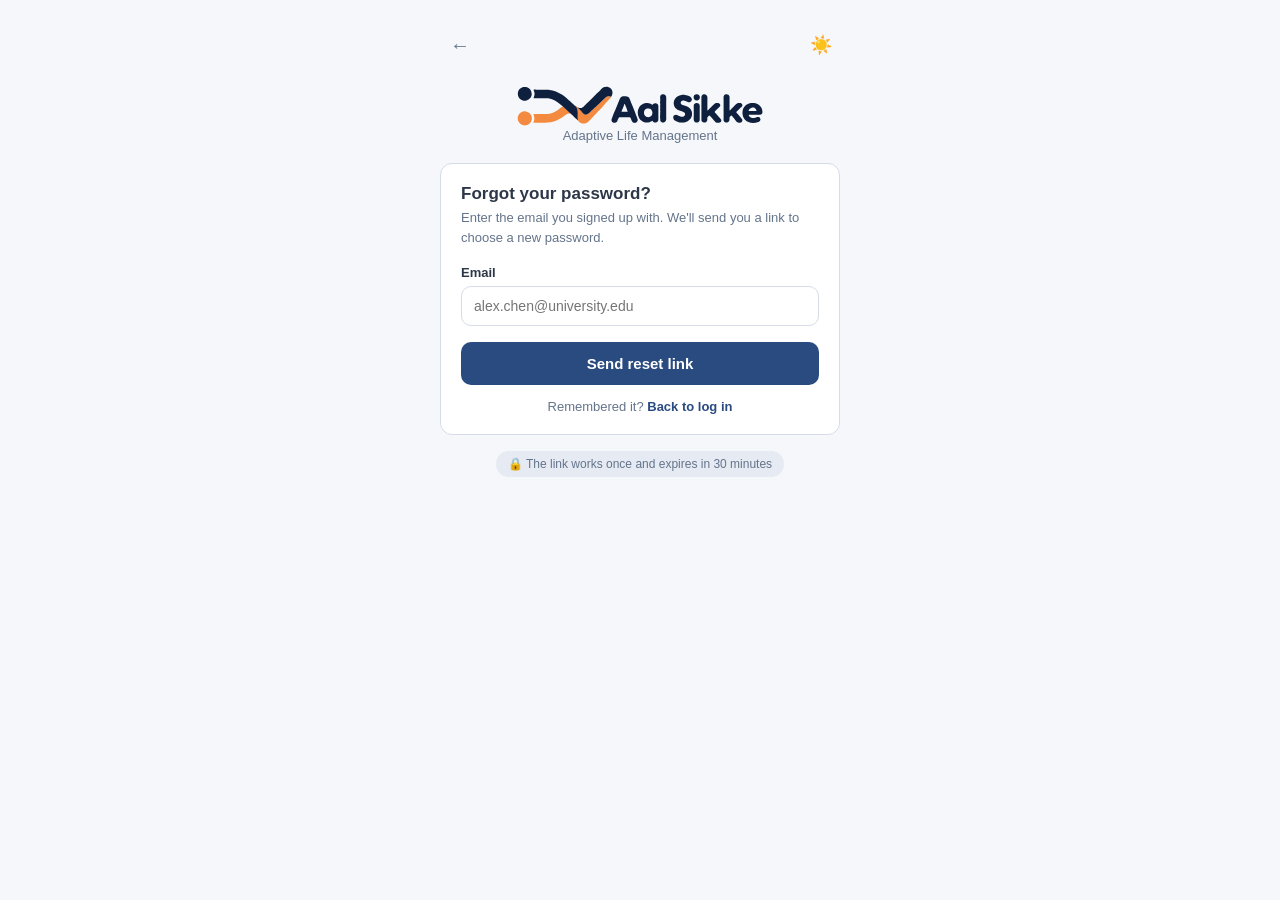
<file: src/main/resources/static/forgot-password.html>
<!DOCTYPE html>
<html lang="en">
<head>
    <meta charset="UTF-8">
    <meta name="viewport" content="width=device-width, initial-scale=1.0">
    <script src="theme-init.js"></script>
    <link rel="icon" type="image/svg+xml" href="logo-mark.svg">

    <title>Aal Sikke — Forgot password</title>
    <meta name="description" content="Reset your Aal Sikke password.">
    <meta name="robots" content="index, follow">
    <meta property="og:type" content="website">
    <meta property="og:site_name" content="Aal Sikke">
    <meta property="og:title" content="Forgot password — Aal Sikke">
    <meta property="og:description" content="Reset your Aal Sikke password.">
    <meta property="og:image" content="logo-mark.svg">
    <meta name="twitter:card" content="summary">
    <script src="seo.js"></script>
    <link rel="stylesheet" href="styles.css">
</head>
<body>
<div class="screen">

    <div class="topbar">
        <button class="back-btn" data-i18n-aria-label="auth.backToLogin" aria-label="Back to login">&#8592;</button>
        <div class="brand"></div>
        <div class="topbar-end">
            <button class="icon-btn" id="theme-toggle-btn" aria-label="Toggle theme"></button>
        </div>
    </div>

    <div class="center-brand">
        <h1><svg class="brand-logo brand-logo--lg" viewBox="0 0 1476 240" role="img" aria-label="Aal Sikke"><use href="logo-sprite.svg#aal-logo"/></svg></h1>
        <p data-i18n="auth.tagline">Adaptive Life Management</p>
    </div>

    <form class="card" id="forgot-form" novalidate>
        <h2 data-i18n="fp.title">Forgot your password?</h2>
        <p class="subtitle" data-i18n="fp.subtitle">Enter the email you signed up with. We'll send you a link to choose a new password.</p>

        <!-- shown after the request is sent -->
        <div class="login-notice" id="forgot-notice" role="status" aria-live="polite" hidden>
            <p id="forgot-notice-text"></p>
        </div>

        <div class="field" id="field-email">
            <label for="email" data-i18n="fp.email">Email</label>
            <div class="input-wrap">
                <input type="email" id="email" name="email" placeholder="alex.chen@university.edu" autocomplete="email" required>
                <span class="icon-status success">&#10003;</span>
            </div>
            <p class="hint error-text" id="email-error" data-i18n="fp.invalidEmail">Enter a valid email address.</p>
        </div>

        <button type="submit" class="btn-primary" id="forgot-btn" data-i18n="fp.send">Send reset link</button>

        <div class="link-row"><span data-i18n="fp.remembered">Remembered it?</span> <a href="login.html" data-i18n="fp.backToLogin">Back to log in</a></div>
    </form>

    <div class="tag-row"><span class="tag">&#128274; <span data-i18n="fp.tag">The link works once and expires in 30 minutes</span></span></div>

</div>

<div class="toast" id="toast" role="status" aria-live="polite"></div>

<!-- i18n.js first, so t() and apiError() exist when the page script runs -->
<script src="i18n.js"></script>
<script src="theme-toggle.js"></script>
<script src="forgot-password.js"></script>
</body>
</html>
</file>
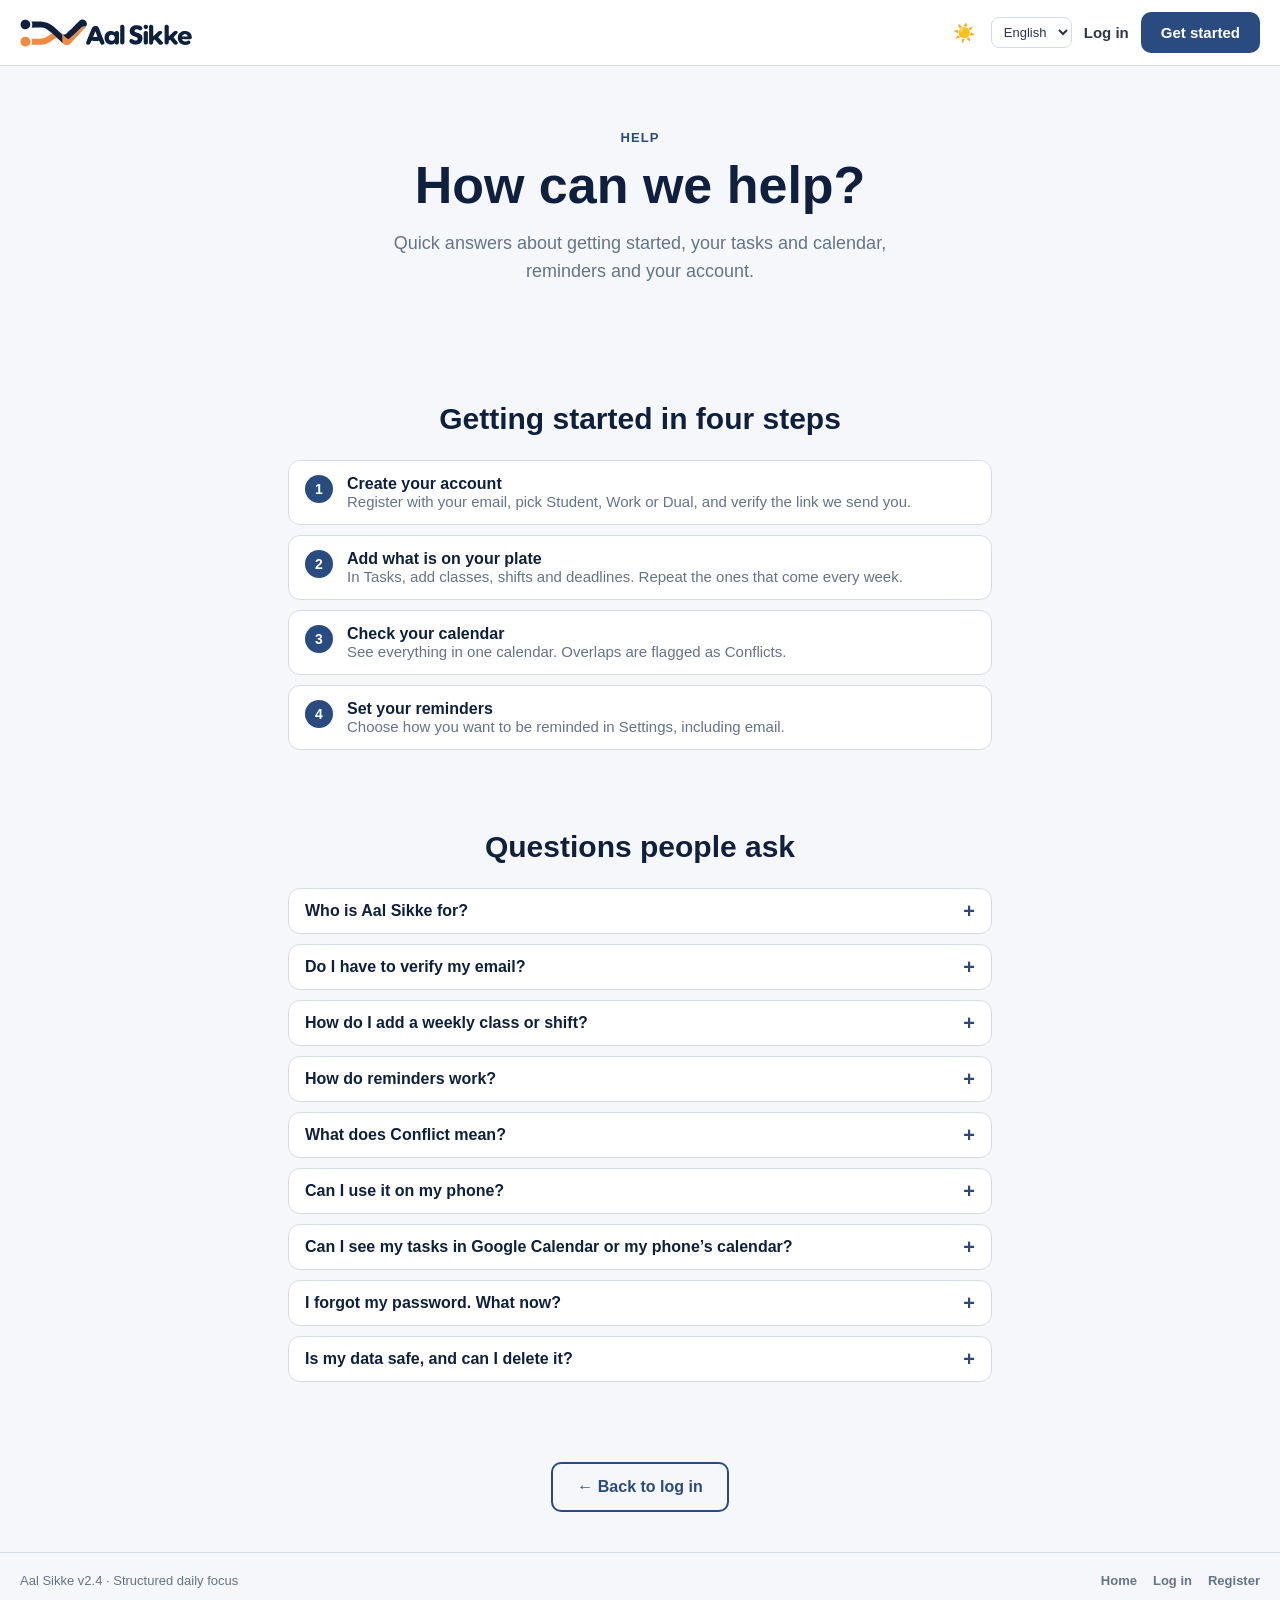
<file: src/main/resources/static/help.html>
<!DOCTYPE html>
<html lang="en">
<head>
    <meta charset="UTF-8">
    <meta name="viewport" content="width=device-width, initial-scale=1.0">
    <script src="i18n.js"></script>
    <script src="theme-init.js"></script>
    <link rel="icon" type="image/svg+xml" href="logo-mark.svg">
    <title data-i18n="page.help">Help — Aal Sikke</title>
    <meta name="description" content="Help and frequently asked questions for Aal Sikke, the adaptive life management platform for students and workers: accounts, tasks, calendar, reminders and your data.">
    <meta name="robots" content="index, follow">
    <meta property="og:type" content="website">
    <meta property="og:site_name" content="Aal Sikke">
    <meta property="og:title" content="Help — Aal Sikke">
    <meta property="og:description" content="Answers to common questions about accounts, tasks, calendar, reminders and your data.">
    <meta property="og:image" content="logo-mark.svg">
    <meta name="twitter:card" content="summary">
    <script src="seo.js"></script>
    <script type="application/ld+json">
        {
            "@context": "https://schema.org",
            "@type": "FAQPage",
            "mainEntity": [
                {
                    "@type": "Question",
                    "name": "Who is Aal Sikke for?",
                    "acceptedAnswer": {
                        "@type": "Answer",
                        "text": "Students, people who work, and people who do both. You choose Student, Work or Dual when you register, and you can change it later in your profile."
                    }
                },
                {
                    "@type": "Question",
                    "name": "Do I have to verify my email?",
                    "acceptedAnswer": {
                        "@type": "Answer",
                        "text": "Yes. After you register we send a verification link. Open it, then log in. If the email does not arrive within a few minutes, check your spam folder, or use the resend button on the login page."
                    }
                },
                {
                    "@type": "Question",
                    "name": "How do I add a weekly class or shift?",
                    "acceptedAnswer": {
                        "@type": "Answer",
                        "text": "Open Tasks and tap New task. Pick the category Class or Shift, tick “Has a start time” and “Repeat weekly”, then choose the days. It shows up on your calendar every week."
                    }
                },
                {
                    "@type": "Question",
                    "name": "How do reminders work?",
                    "acceptedAnswer": {
                        "@type": "Answer",
                        "text": "Tick “Remind me about this task” when you add it. You get a halfway reminder, and you can add your own. Reminders appear under the bell in the top bar, and you can switch on email reminders in Settings."
                    }
                },
                {
                    "@type": "Question",
                    "name": "What does Conflict mean?",
                    "acceptedAnswer": {
                        "@type": "Answer",
                        "text": "Two items overlap in time, for example a class and a shift. Both get an orange Conflict badge so you can move one before the clash happens."
                    }
                },
                {
                    "@type": "Question",
                    "name": "Can I use it on my phone?",
                    "acceptedAnswer": {
                        "@type": "Answer",
                        "text": "Yes. Open the site in your phone’s browser, nothing to install. The menu moves to the bottom of the screen on small devices."
                    }
                },
                {
                    "@type": "Question",
                    "name": "Can I see my tasks in Google Calendar or my phone’s calendar?",
                    "acceptedAnswer": {
                        "@type": "Answer",
                        "text": "Yes. On the Tasks page, choose Export to calendar. It downloads a file that Google Calendar, Apple Calendar and Outlook can import."
                    }
                },
                {
                    "@type": "Question",
                    "name": "I forgot my password. What now?",
                    "acceptedAnswer": {
                        "@type": "Answer",
                        "text": "On the login page choose “Forgot password?” and enter your email. We send you a link to set a new one."
                    }
                },
                {
                    "@type": "Question",
                    "name": "Is my data safe, and can I delete it?",
                    "acceptedAnswer": {
                        "@type": "Answer",
                        "text": "The site uses HTTPS only. In Settings you can download a copy of your data or delete your account, which removes everything. Aal Sikke is still being tested with real users, so data may be reset if something goes badly wrong."
                    }
                }
            ]
        }
    </script>
    <link rel="stylesheet" href="styles.css">
    <link rel="stylesheet" href="welcome.css">
</head>
<body class="welcome-body">

<header class="wl-nav">
    <a class="wl-brand" href="index.html" aria-label="Aal Sikke home" data-i18n-aria-label="auth.homeAria">
        <svg class="brand-logo" viewBox="0 0 1476 240" role="img" aria-label="Aal Sikke"><use href="logo-sprite.svg#aal-logo"/></svg>
    </a>
    <nav class="wl-nav-actions" aria-label="Primary" data-i18n-aria-label="wl.nav.aria">
        <button class="icon-btn" id="theme-toggle-btn" aria-label="Toggle theme"></button>
        <select id="lang-select" class="lang-select" aria-label="Language" data-i18n-aria-label="settings.language.title"></select>
        <a class="wl-link" href="login.html" data-i18n="wl.nav.login">Log in</a>
        <a class="wl-btn wl-btn-primary" href="register.html" data-i18n="wl.nav.cta">Get started</a>
    </nav>
</header>

<main>
    <section class="wl-hero">
        <p class="wl-eyebrow" data-i18n="auth.help">Help</p>
        <h1 data-i18n="help.title">How can we help?</h1>
        <p class="wl-lead" data-i18n="help.lead">Quick answers about getting started, your tasks and calendar, reminders and your account.</p>
    </section>

    <section class="wl-section" aria-labelledby="help-start-title">
        <h2 id="help-start-title" data-i18n="help.start.title">Getting started in four steps</h2>
        <ol class="help-steps">
            <li><strong data-i18n="help.s1.title">Create your account</strong><span data-i18n="help.s1.text">Register with your email, pick Student, Work or Dual, and verify the link we send you.</span></li>
            <li><strong data-i18n="help.s2.title">Add what is on your plate</strong><span data-i18n="help.s2.text">In Tasks, add classes, shifts and deadlines. Repeat the ones that come every week.</span></li>
            <li><strong data-i18n="help.s3.title">Check your calendar</strong><span data-i18n="help.s3.text">See everything in one calendar. Overlaps are flagged as Conflicts.</span></li>
            <li><strong data-i18n="help.s4.title">Set your reminders</strong><span data-i18n="help.s4.text">Choose how you want to be reminded in Settings, including email.</span></li>
        </ol>
    </section>

    <section class="wl-section wl-faq" id="faq" aria-labelledby="wl-faq-title">
        <h2 id="wl-faq-title" data-i18n="wl.faq.title">Questions people ask</h2>
        <div class="wl-faq-list">
            <details class="wl-faq-item">
                <summary data-i18n="wl.q1">Who is Aal Sikke for?</summary>
                <p data-i18n="wl.a1">Students, people who work, and people who do both. You choose Student, Work or Dual when you register, and you can change it later in your profile.</p>
            </details>
            <details class="wl-faq-item">
                <summary data-i18n="wl.q2">Do I have to verify my email?</summary>
                <p data-i18n="wl.a2">Yes. After you register we send a verification link. Open it, then log in. If the email does not arrive within a few minutes, check your spam folder, or use the resend button on the login page.</p>
            </details>
            <details class="wl-faq-item">
                <summary data-i18n="wl.q3">How do I add a weekly class or shift?</summary>
                <p data-i18n="wl.a3">Open Tasks and tap New task. Pick the category Class or Shift, tick “Has a start time” and “Repeat weekly”, then choose the days. It shows up on your calendar every week.</p>
            </details>
            <details class="wl-faq-item">
                <summary data-i18n="wl.q4">How do reminders work?</summary>
                <p data-i18n="wl.a4">Tick “Remind me about this task” when you add it. You get a halfway reminder, and you can add your own. Reminders appear under the bell in the top bar, and you can switch on email reminders in Settings.</p>
            </details>
            <details class="wl-faq-item">
                <summary data-i18n="wl.q5">What does Conflict mean?</summary>
                <p data-i18n="wl.a5">Two items overlap in time, for example a class and a shift. Both get an orange Conflict badge so you can move one before the clash happens.</p>
            </details>
            <details class="wl-faq-item">
                <summary data-i18n="wl.q6">Can I use it on my phone?</summary>
                <p data-i18n="wl.a6">Yes. Open the site in your phone’s browser, nothing to install. The menu moves to the bottom of the screen on small devices.</p>
            </details>
            <details class="wl-faq-item">
                <summary data-i18n="wl.q7">Can I see my tasks in Google Calendar or my phone’s calendar?</summary>
                <p data-i18n="wl.a7">Yes. On the Tasks page, choose Export to calendar. It downloads a file that Google Calendar, Apple Calendar and Outlook can import.</p>
            </details>
            <details class="wl-faq-item">
                <summary data-i18n="wl.q8">I forgot my password. What now?</summary>
                <p data-i18n="wl.a8">On the login page choose “Forgot password?” and enter your email. We send you a link to set a new one.</p>
            </details>
            <details class="wl-faq-item">
                <summary data-i18n="wl.q9">Is my data safe, and can I delete it?</summary>
                <p data-i18n="wl.a9">The site uses HTTPS only. In Settings you can download a copy of your data or delete your account, which removes everything. Aal Sikke is still being tested with real users, so data may be reset if something goes badly wrong.</p>
            </details>
        </div>
    </section>

    <section class="wl-section help-back">
        <a class="wl-btn wl-btn-secondary wl-btn-lg" href="login.html" data-i18n="help.back">&#8592; Back to log in</a>
    </section>
</main>

<footer class="wl-footer">
    <span data-i18n="login.footnote">Aal Sikke v2.4 &middot; Structured daily focus</span>
    <span class="wl-footer-links">
    <a href="index.html" data-i18n="help.home">Home</a>
    <a href="login.html" data-i18n="wl.nav.login">Log in</a>
    <a href="register.html" data-i18n="login.registerLink">Register</a>
  </span>
</footer>

<script src="theme-toggle.js"></script>
<script src="help.js"></script>
</body>
</html>
</file>
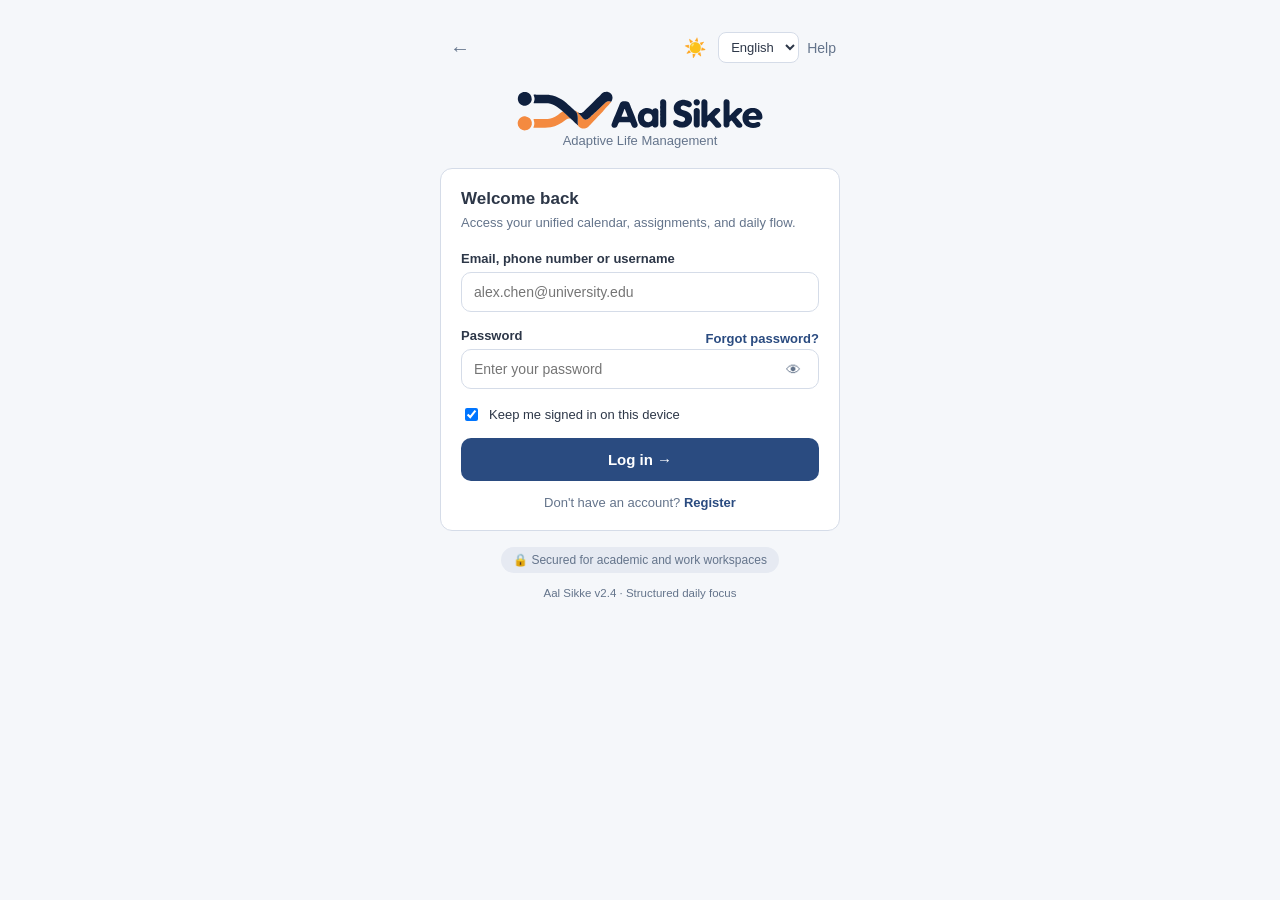
<file: src/main/resources/static/login.html>
<!DOCTYPE html>
<html lang="en">
<head>
  <meta charset="UTF-8">
  <meta name="viewport" content="width=device-width, initial-scale=1.0">
  <script src="i18n.js"></script>
  <script src="theme-init.js"></script>
  <link rel="icon" type="image/svg+xml" href="logo-mark.svg">

  <title data-i18n="page.login">Aal Sikke — Login</title>
  <meta name="description" content="Log in to Aal Sikke to open your unified calendar, tasks and daily flow for study and work.">
  <meta name="robots" content="index, follow">
  <meta property="og:type" content="website">
  <meta property="og:site_name" content="Aal Sikke">
  <meta property="og:title" content="Log in — Aal Sikke">
  <meta property="og:description" content="Log in to Aal Sikke to open your unified calendar, tasks and daily flow for study and work.">
  <meta property="og:image" content="logo-mark.svg">
  <meta name="twitter:card" content="summary">
  <script src="seo.js"></script>
  <link rel="stylesheet" href="styles.css">
</head>
<body>
<div class="screen">

  <div class="topbar">
    <button class="back-btn" aria-label="Go back" data-i18n-aria-label="auth.back">&#8592;</button>
    <div class="brand"></div>
    <div class="topbar-end">
      <button class="icon-btn" id="theme-toggle-btn" aria-label="Toggle theme"></button>
      <select id="lang-select" class="lang-select" aria-label="Language" data-i18n-aria-label="settings.language.title"></select>
      <a href="help.html" class="help-link" data-i18n="auth.help">Help</a>
    </div>
  </div>

  <div class="center-brand">
    <h1><svg class="brand-logo brand-logo--lg" viewBox="0 0 1476 240" role="img" aria-label="Aal Sikke"><use href="logo-sprite.svg#aal-logo"/></svg></h1>
    <p data-i18n="login.tagline">Adaptive Life Management</p>
  </div>

  <form class="card" id="login-form" novalidate>
    <h2 data-i18n="login.title">Welcome back</h2>
    <p class="subtitle" data-i18n="login.subtitle">Access your unified calendar, assignments, and daily flow.</p>

    <!-- KAN-262: "check your email" after register, and the unverified-login message -->
    <div class="login-notice" id="login-notice" role="status" aria-live="polite" hidden>
      <p id="login-notice-text"></p>
      <button type="button" class="link-btn" id="resend-verification-btn" hidden data-i18n="login.resend">Resend verification email</button>
    </div>

    <div class="field" id="field-identifier">
      <label for="identifier" data-i18n="login.identifier">Email, phone number or username</label>
      <div class="input-wrap">
        <input type="text" dir="ltr" id="identifier" name="identifier" placeholder="alex.chen@university.edu" autocomplete="username" required>
        <span class="icon-status success">&#10003;</span>
      </div>
    </div>

    <div class="field" id="field-login-password">
      <div class="row-between">
        <label for="login-password" data-i18n="auth.password">Password</label>
        <a href="forgot-password.html" style="font-size:13px; color:var(--trust-blue); text-decoration:none; font-weight:600;" data-i18n="login.forgot">Forgot password?</a>
      </div>
      <div class="input-wrap">
        <input type="password" dir="ltr" id="login-password" name="login-password" placeholder="Enter your password" data-i18n-placeholder="login.passwordPlaceholder" autocomplete="current-password" required>
        <button type="button" class="icon-toggle" id="toggle-login-password" data-toggle-for="login-password" aria-label="Show password" data-i18n-aria-label="auth.showPassword">&#128065;</button>
      </div>
      <p class="hint error-text" id="login-error"></p>
    </div>

    <label class="checkbox-row">
      <input type="checkbox" id="remember-device" checked>
      <span data-i18n="login.remember">Keep me signed in on this device</span>
    </label>

    <button type="submit" class="btn-primary" id="login-btn" data-i18n="login.submit">Log in &#8594;</button>

    <div class="link-row"><span data-i18n="login.noAccount">Don't have an account?</span> <a href="register.html" data-i18n="login.registerLink">Register</a></div>
  </form>

  <div class="tag-row"><span class="tag" data-i18n="login.secured">&#128274; Secured for academic and work workspaces</span></div>
  <p class="footnote" data-i18n="login.footnote">Aal Sikke v2.4 &middot; Structured daily focus</p>

</div>

<div class="toast" id="toast" role="status" aria-live="polite"></div>

<script src="theme-toggle.js"></script>
<script src="password-toggle.js"></script>
<script src="login.js"></script>
</body>
</html>
</file>
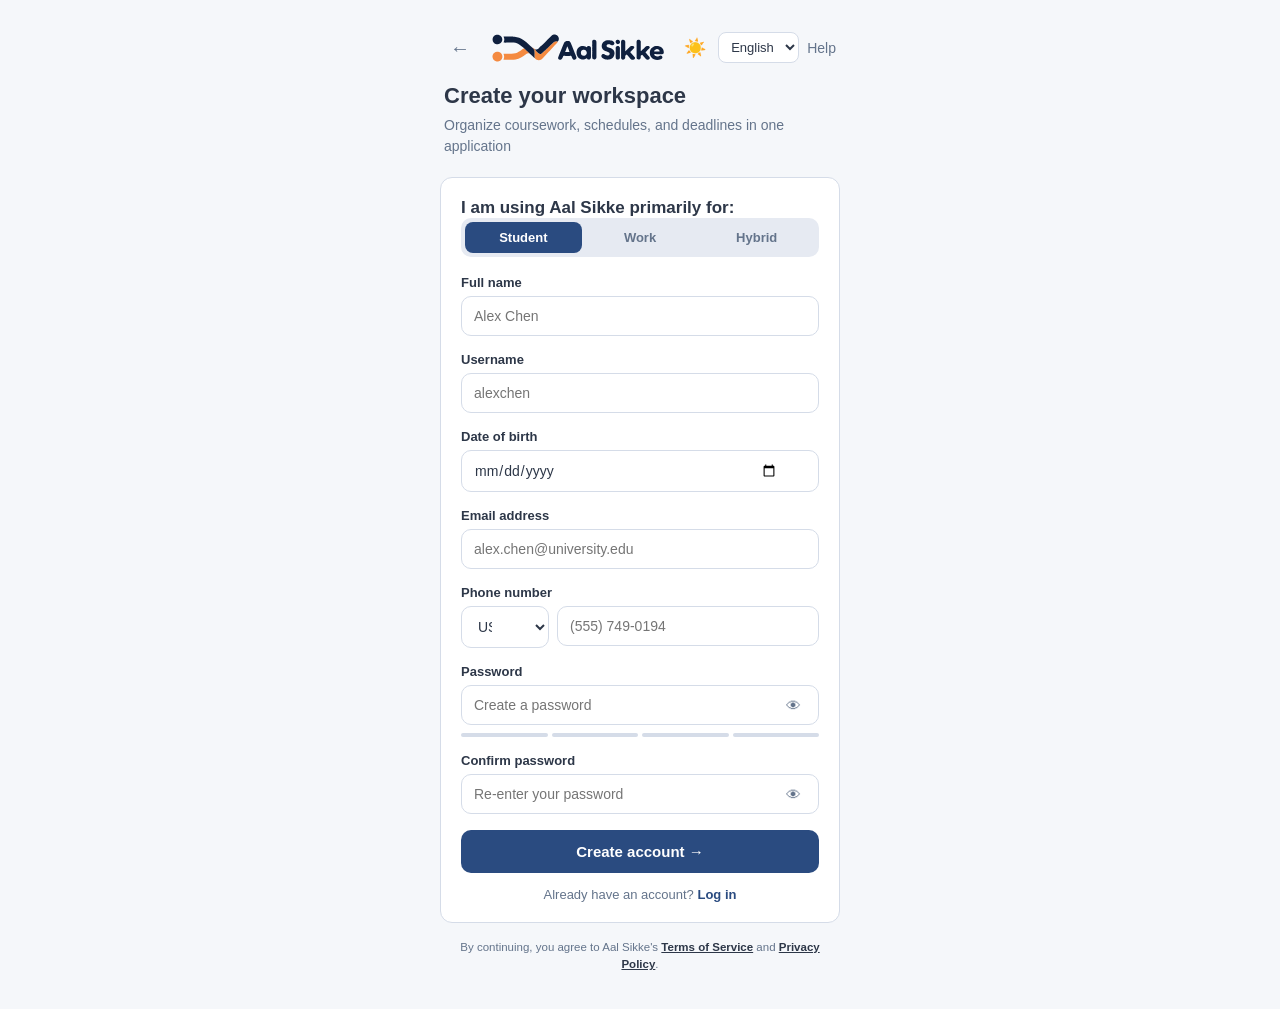
<file: src/main/resources/static/register.html>
<!DOCTYPE html>
<html lang="en">
<head>
  <meta charset="UTF-8">
  <meta name="viewport" content="width=device-width, initial-scale=1.0">
  <script src="i18n.js"></script>
  <script src="theme-init.js"></script>
  <link rel="icon" type="image/svg+xml" href="logo-mark.svg">
  <title data-i18n="page.register">Aal Sikke — Registration</title>
  <meta name="description" content="Create a free Aal Sikke account and organize classes, shifts and deadlines in one place.">
  <meta name="robots" content="index, follow">
  <meta property="og:type" content="website">
  <meta property="og:site_name" content="Aal Sikke">
  <meta property="og:title" content="Create your account — Aal Sikke">
  <meta property="og:description" content="Create a free Aal Sikke account and organize classes, shifts and deadlines in one place.">
  <meta property="og:image" content="logo-mark.svg">
  <meta name="twitter:card" content="summary">
  <script src="seo.js"></script>
  <link rel="stylesheet" href="styles.css">
</head>
<body>
<div class="screen">

  <div class="topbar">
    <button class="back-btn" aria-label="Go back" data-i18n-aria-label="auth.back">&#8592;</button>
    <a class="brand" href="index.html" aria-label="Aal Sikke home" data-i18n-aria-label="auth.homeAria"><svg class="brand-logo" viewBox="0 0 1476 240" role="img" aria-label="Aal Sikke"><use href="logo-sprite.svg#aal-logo"/></svg></a>
    <div class="topbar-end">
      <button class="icon-btn" id="theme-toggle-btn" aria-label="Toggle theme"></button>
      <select id="lang-select" class="lang-select" aria-label="Language" data-i18n-aria-label="settings.language.title"></select>
      <a href="help.html?from=register" class="help-link" data-i18n="auth.help">Help</a>
    </div>
  </div>

  <div class="intro">
    <h1 data-i18n="reg.title">Create your workspace</h1>
    <p data-i18n="reg.subtitle">Organize coursework, schedules, and deadlines in one application</p>
  </div>

  <form class="card" id="register-form" novalidate>
    <h2 class="field-label" style="margin-bottom:0;" data-i18n="reg.roleLegend">I am using Aal Sikke primarily for:</h2>
    <div class="segmented" role="radiogroup" aria-label="Primary use" data-i18n-aria-label="reg.primaryUse">
      <input type="radio" name="role" id="role-student" value="student" checked>
      <label for="role-student" data-i18n="role.student">Student</label>
      <input type="radio" name="role" id="role-work" value="work">
      <label for="role-work" data-i18n="role.work">Work</label>
      <input type="radio" name="role" id="role-hybrid" value="hybrid">
      <label for="role-hybrid" data-i18n="reg.role.hybrid">Hybrid</label>
    </div>

    <div class="field" id="field-fullname">
      <label for="fullname" data-i18n="form.fullName">Full name</label>
      <div class="input-wrap">
        <input type="text" id="fullname" name="fullname" placeholder="Alex Chen" autocomplete="name" required>
        <span class="icon-status success">&#10003;</span>
      </div>
    </div>

    <div class="field" id="field-username">
      <label for="username" data-i18n="form.username">Username</label>
      <div class="input-wrap">
        <input type="text" dir="ltr" id="username" name="username" placeholder="alexchen" autocomplete="username" required>
        <span class="icon-status success">&#10003;</span>
        <span class="icon-status error">!</span>
      </div>
      <p class="hint error-text" data-i18n="reg.usernameTaken">This username is already taken.</p>
    </div>

    <div class="field" id="field-dob">
      <label for="dob" data-i18n="form.dob">Date of birth</label>
      <div class="input-wrap">
        <input type="date" id="dob" name="dob" required>
        <span class="icon-status success">&#10003;</span>
        <span class="icon-status error">!</span>
      </div>
      <p class="hint error-text" data-i18n="reg.dobError">You must be at least 13 years old to register.</p>
    </div>

    <div class="field" id="field-email">
      <label for="email" data-i18n="reg.email">Email address</label>
      <div class="input-wrap">
        <input type="email" dir="ltr" id="email" name="email" placeholder="alex.chen@university.edu" autocomplete="email" required>
        <span class="icon-status success">&#10003;</span>
        <span class="icon-status error">!</span>
      </div>
      <p class="hint error-text" data-i18n="reg.emailTaken">This email is already registered. Try logging in.</p>
    </div>

    <div class="field" id="field-phone">
      <label for="phone" data-i18n="form.phone">Phone number</label>
      <div class="phone-row">
        <div class="input-wrap">
          <select id="phone-code" name="phone-code" dir="ltr">
            <option>US +1</option>
            <option>UK +44</option>
            <option>LB +961</option>
          </select>
        </div>
        <div class="input-wrap">
          <input type="tel" dir="ltr" id="phone" name="phone" placeholder="(555) 749-0194" autocomplete="tel">
        </div>
      </div>
    </div>

    <div class="field" id="field-password">
      <label for="password" data-i18n="auth.password">Password</label>
      <div class="input-wrap">
        <input type="password" dir="ltr" id="password" name="password" placeholder="Create a password" data-i18n-placeholder="reg.passwordPlaceholder" autocomplete="new-password" required>
        <button type="button" class="icon-toggle" id="toggle-password" data-toggle-for="password" aria-label="Show password" data-i18n-aria-label="auth.showPassword">&#128065;</button>
      </div>
      <div class="strength-meter" id="strength-meter">
        <span></span><span></span><span></span><span></span>
      </div>
      <p class="hint warning-text" id="password-hint" data-i18n="pw.good">Good, but add a special symbol to make it bulletproof.</p>
    </div>

    <div class="field" id="field-confirm">
      <label for="confirm-password" data-i18n="auth.confirmPassword">Confirm password</label>
      <div class="input-wrap">
        <input type="password" dir="ltr" id="confirm-password" name="confirm-password" placeholder="Re-enter your password" data-i18n-placeholder="reg.confirmPlaceholder" autocomplete="new-password" required>
        <button type="button" class="icon-toggle" id="toggle-confirm-password" data-toggle-for="confirm-password" aria-label="Show password" data-i18n-aria-label="auth.showPassword">&#128065;</button>
        <span class="icon-status success">&#10003;</span>
      </div>
    </div>

    <button type="submit" class="btn-primary" id="submit-btn" data-i18n="reg.submit">Create account &#8594;</button>

    <div class="link-row"><span data-i18n="reg.haveAccount">Already have an account?</span> <a href="login.html" data-i18n="reg.loginLink">Log in</a></div>
  </form>

  <p class="legal"><span data-i18n="reg.legalStart">By continuing, you agree to Aal Sikke's</span> <a href="#" data-i18n="reg.terms">Terms of Service</a><span data-i18n="reg.legalMid"> and </span><a href="#" data-i18n="reg.privacy">Privacy Policy</a><span data-i18n="reg.legalEnd">.</span></p>

</div>

<div class="toast" id="toast" role="status" aria-live="polite"></div>

<script src="theme-toggle.js"></script>
<script src="password-toggle.js"></script>
<script src="register.js"></script>
</body>
</html>
</file>
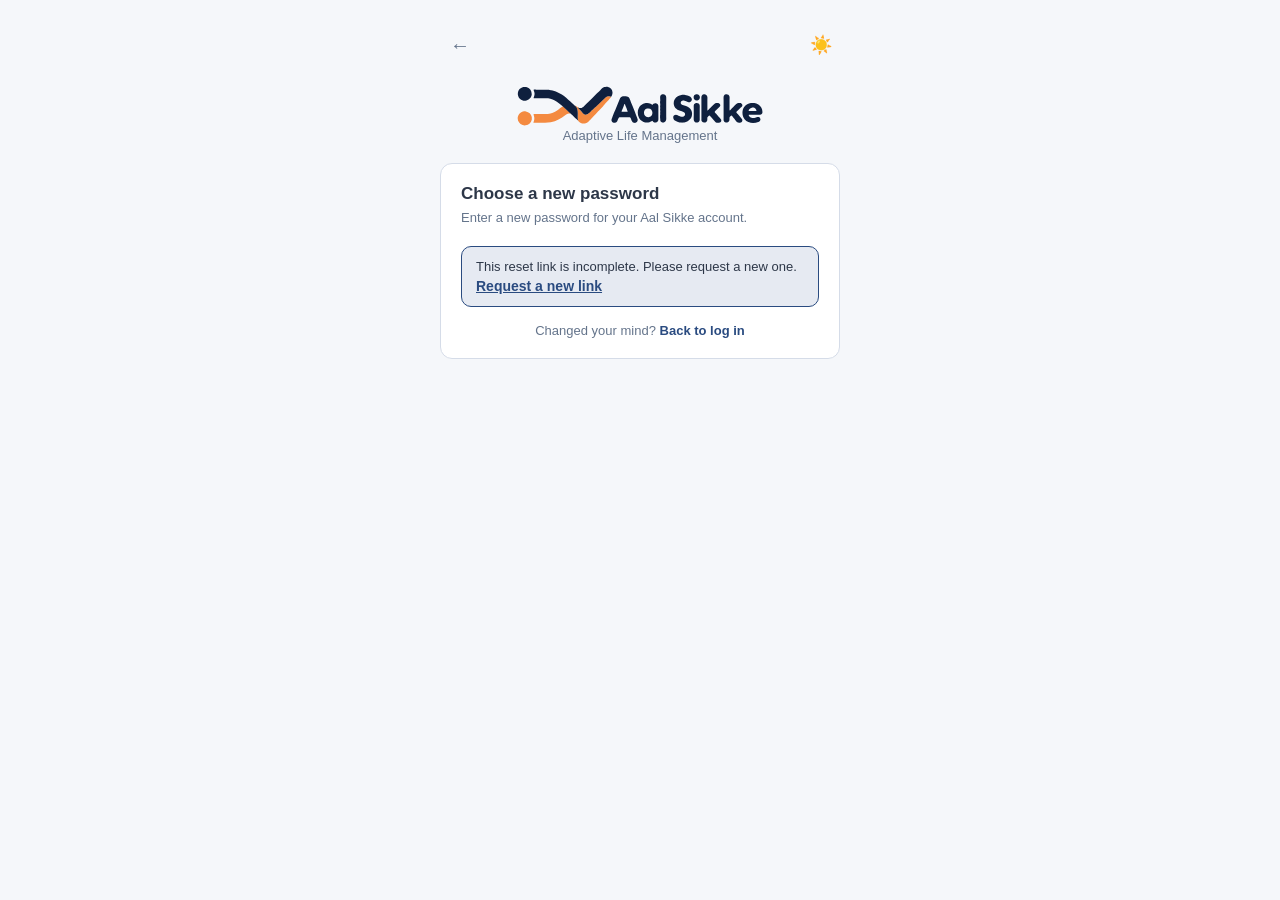
<file: src/main/resources/static/reset-password.html>
<!DOCTYPE html>
<html lang="en">
<head>
    <meta charset="UTF-8">
    <meta name="viewport" content="width=device-width, initial-scale=1.0">
    <!-- the reset token is in this page's URL: never pass it on to other sites -->
    <meta name="referrer" content="no-referrer">
    <script src="theme-init.js"></script>
    <link rel="icon" type="image/svg+xml" href="logo-mark.svg">

    <title>Aal Sikke — Choose a new password</title>
    <meta name="robots" content="noindex, nofollow">
    <link rel="stylesheet" href="styles.css">
</head>
<body>
<div class="screen">

    <div class="topbar">
        <button class="back-btn" data-i18n-aria-label="auth.backToLogin" aria-label="Back to login">&#8592;</button>
        <div class="brand"></div>
        <div class="topbar-end">
            <button class="icon-btn" id="theme-toggle-btn" aria-label="Toggle theme"></button>
        </div>
    </div>

    <div class="center-brand">
        <h1><svg class="brand-logo brand-logo--lg" viewBox="0 0 1476 240" role="img" aria-label="Aal Sikke"><use href="logo-sprite.svg#aal-logo"/></svg></h1>
        <p data-i18n="auth.tagline">Adaptive Life Management</p>
    </div>

    <form class="card" id="reset-form" novalidate>
        <h2 data-i18n="rp.title">Choose a new password</h2>
        <p class="subtitle" data-i18n="rp.subtitle">Enter a new password for your Aal Sikke account.</p>

        <!-- problems with the link, and the success message -->
        <div class="login-notice" id="reset-notice" role="status" aria-live="polite" hidden>
            <p id="reset-notice-text"></p>
            <a class="link-btn" id="request-new-link" href="forgot-password.html" data-i18n="rp.requestNew" hidden>Request a new link</a>
        </div>

        <div id="reset-fields">
            <div class="field" id="field-new-password">
                <label for="new-password" data-i18n="rp.new">New password</label>
                <div class="input-wrap">
                    <input type="password" id="new-password" name="new-password" data-i18n-placeholder="rp.newPlaceholder" placeholder="At least 8 characters" autocomplete="new-password" maxlength="72" required>
                    <button type="button" class="icon-toggle" id="toggle-new-password" data-toggle-for="new-password" data-i18n-aria-label="rp.showPassword" aria-label="Show password">&#128065;</button>
                </div>
                <div class="strength-meter" id="strength-meter" aria-hidden="true"><span></span><span></span><span></span></div>
                <p class="hint error-text" id="new-password-error"></p>
            </div>

            <div class="field" id="field-confirm-password">
                <label for="confirm-password" data-i18n="rp.confirm">Confirm new password</label>
                <div class="input-wrap">
                    <input type="password" id="confirm-password" name="confirm-password" data-i18n-placeholder="rp.confirmPlaceholder" placeholder="Repeat the password" autocomplete="new-password" maxlength="72" required>
                    <button type="button" class="icon-toggle" id="toggle-confirm-password" data-toggle-for="confirm-password" data-i18n-aria-label="rp.showPassword" aria-label="Show password">&#128065;</button>
                </div>
                <p class="hint error-text" id="confirm-error"></p>
            </div>

            <button type="submit" class="btn-primary" id="reset-btn" data-i18n="rp.submit">Reset password</button>
        </div>

        <!-- shown after a successful reset -->
        <a class="btn-primary verify-login-btn" id="go-login" href="login.html" data-i18n="rp.login" hidden>Log in</a>

        <div class="link-row" id="back-row"><span data-i18n="rp.changedMind">Changed your mind?</span> <a href="login.html" data-i18n="fp.backToLogin">Back to log in</a></div>
    </form>

</div>

<div class="toast" id="toast" role="status" aria-live="polite"></div>

<script src="i18n.js"></script>
<script src="theme-toggle.js"></script>
<script src="password-toggle.js"></script>
<script src="reset-password.js"></script>
</body>
</html>
</file>
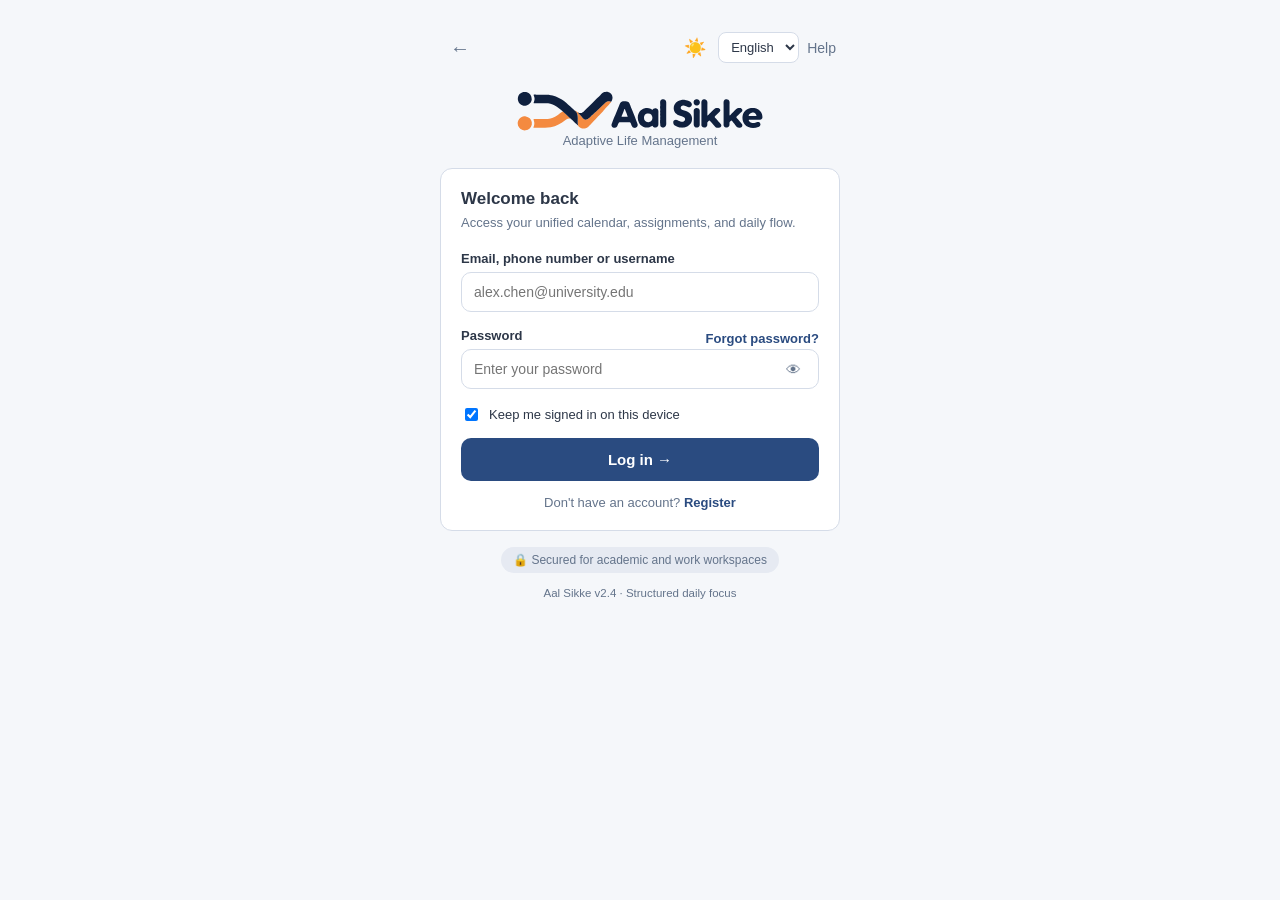
<file: src/main/resources/static/settings.html>
<!DOCTYPE html>
<html lang="en">
<head>
    <meta charset="UTF-8">
    <meta name="viewport" content="width=device-width, initial-scale=1.0">
    <script src="theme-init.js"></script>
    <script src="i18n.js"></script>
    <link rel="icon" type="image/svg+xml" href="logo-mark.svg">
    <title data-i18n="page.settings">Aal Sikke — Settings</title>
    <meta name="robots" content="noindex, nofollow">
    <link rel="stylesheet" href="styles.css">
</head>
<body class="dashboard-body">

<div class="app-shell">
    <!-- Top bar -->
    <header class="topbar dash-topbar">
        <a class="brand" href="dashboard.html" aria-label="Aal Sikke dashboard" data-i18n-aria-label="aria.brandDashboard">
            <svg class="brand-logo" viewBox="0 0 1476 240" role="img" aria-label="Aal Sikke">
                <use href="logo-sprite.svg#aal-logo"/>
            </svg>
        </a>
        <div class="topbar-actions">
            <button class="icon-btn" id="theme-toggle-btn" aria-label="Toggle theme" data-i18n-aria-label="aria.toggleTheme"></button>
            <div class="profile-menu" id="notif-menu">
                <button class="icon-btn" id="notif-btn" aria-label="Notifications">
                    &#128276;
                    <span class="badge-dot" id="notif-badge" hidden></span>
                </button>
                <div class="profile-dropdown notif-dropdown" id="notif-dropdown" hidden>
                    <div class="notif-dropdown-header" data-i18n="notif.header">Reminders</div>
                    <ul class="notif-list" id="notif-list"></ul>
                    <p class="notif-empty" id="notif-empty" data-i18n="notif.empty" hidden>Nothing due right now.</p>
                    <!-- KAN-381: all upcoming reminders (with or without a task), plus add / edit -->
                    <div class="notif-dropdown-header notif-subheader" data-i18n="notif.upcoming">Upcoming</div>
                    <ul class="notif-list" id="notif-upcoming-list"></ul>
                    <p class="notif-empty" id="notif-upcoming-empty" data-i18n="notif.upcomingEmpty" hidden>No upcoming reminders.</p>

                    <form class="notif-form" id="notif-form" hidden novalidate>
                        <input type="text" id="notif-form-title" maxlength="200" autocomplete="off">
                        <input type="datetime-local" id="notif-form-time" dir="ltr">
                        <p class="notif-form-error" id="notif-form-error" role="alert" hidden></p>
                        <div class="notif-form-actions">
                            <button type="button" class="btn-secondary" id="notif-form-cancel" data-i18n="notif.cancel">Cancel</button>
                            <button type="submit" class="btn-primary" data-i18n="notif.save">Save</button>
                        </div>
                    </form>
                    <button type="button" class="notif-add-btn" id="notif-add-btn" data-i18n="notif.add">+ Add reminder</button>
                </div>
            </div>
            <div class="profile-menu">
                <button class="avatar-btn" id="avatar-btn" aria-label="Open profile menu">AC</button>
                <div class="profile-dropdown" id="profile-dropdown" hidden>
                    <a href="#" id="edit-profile-link" data-i18n="menu.editProfile">Edit Profile</a>
                    <a href="#" id="change-password-link" data-i18n="menu.changePassword">Change password</a>
                    <a href="#" id="notification-prefs-link" data-i18n="menu.notificationPrefs">Notification preferences</a>
                    <a href="index.html" id="logout-link" data-i18n="menu.logout">Log out</a>
                </div>
            </div>
        </div>
    </header>

    <div class="app-body">

        <!-- Sidebar -->
        <aside class="sidebar">
            <div class="profile-card">
                <div class="avatar-lg" id="profile-avatar">AC</div>
                <div class="profile-info">
                    <p class="profile-name" id="profile-name">Loading...</p>
                    <span class="role-tag" id="profile-role"> profile</span>
                </div>
                <p class="profile-meta" id="profile-meta"></p>
            </div>

            <nav class="side-nav">
                <a href="dashboard.html" class="nav-link">
                    <span class="nav-icon">&#9635;</span> <span data-i18n="nav.dashboard">Dashboard</span>
                </a>
                <a href="calendar.html" class="nav-link">
                    <span class="nav-icon">&#128197;</span> <span data-i18n="nav.calendar">Calendar</span>
                </a>
                <a href="tasks.html" class="nav-link">
                    <span class="nav-icon">&#9745;</span> <span data-i18n="nav.tasks">Tasks</span>
                </a>
                <a href="settings.html" class="nav-link active" id="settings-nav-link">
                    <span class="nav-icon">&#9881;</span> <span data-i18n="nav.settings">Settings</span>
                </a>
            </nav>

        </aside>

        <!-- Main content -->
        <main class="main-content">

            <section class="greeting-row">
                <div>
                    <h1 data-i18n="nav.settings">Settings</h1>
                    <span class="greeting-sub" data-i18n="settings.subtitle">Manage your profile, security and notifications.</span>
                </div>
            </section>

            <!-- Profile panel -->
            <section class="card settings-panel" id="settings-profile-panel">
                <div class="row-between">
                    <div>
                        <h2 data-i18n="settings.profile.title">Profile</h2>
                        <p class="card-subtitle" data-i18n="settings.profile.subtitle">Your name, username and contact details.</p>
                    </div>
                    <button type="button" class="btn-secondary settings-panel-action" id="sidebar-profile-btn" data-i18n="settings.profile.edit">Edit profile</button>
                </div>
            </section>

            <!-- Password panel -->
            <section class="card settings-panel" id="settings-password-panel">
                <div class="row-between">
                    <div>
                        <h2 data-i18n="settings.password.title">Password</h2>
                        <p class="card-subtitle" data-i18n="settings.password.subtitle">Update the password you use to sign in.</p>
                    </div>
                    <button type="button" class="btn-secondary settings-panel-action" id="settings-change-password-btn" data-i18n="menu.changePassword">Change password</button>
                </div>
            </section>

            <!-- KAN-314: Rebuilt Manage Notifications Panel (WhatsApp & SMS Channels) -->
            <section class="card settings-panel" id="settings-notifications-panel">
                <div class="row-between">
                    <div>
                        <h2 data-i18n="settings.notif.title">Manage Notifications</h2>
                        <p class="card-subtitle" data-i18n="settings.notif.subtitle">Configure WhatsApp and SMS delivery channels for your alerts.</p>
                    </div>
                    <button type="button" class="btn-secondary settings-panel-action" id="settings-notif-prefs-btn" data-i18n="settings.notif.eventAlerts">Event alerts</button>
                </div>

                <form id="channel-prefs-form" style="margin-top: 1.5rem;">
                    <!-- WhatsApp Channel Toggle -->
                    <div class="toggle-row">
                        <div class="toggle-text">
                            <span class="toggle-title" data-i18n="settings.notif.whatsapp.title">WhatsApp Notifications</span>
                            <span class="toggle-subtitle" data-i18n="settings.notif.whatsapp.subtitle">Receive instant reminders and task updates directly on WhatsApp.</span>
                        </div>
                        <label class="switch">
                            <input type="checkbox" id="pref-whatsapp-enabled" name="whatsappEnabled">
                            <span class="switch-track"></span>
                        </label>
                    </div>

                    <!-- SMS Channel Toggle -->
                    <div class="toggle-row">
                        <div class="toggle-text">
                            <span class="toggle-title" data-i18n="settings.notif.sms.title">SMS Notifications</span>
                            <span class="toggle-subtitle" data-i18n="settings.notif.sms.subtitle">Receive urgent alerts and system notifications via text message.</span>
                        </div>
                        <label class="switch">
                            <input type="checkbox" id="pref-sms-enabled" name="smsEnabled">
                            <span class="switch-track"></span>
                        </label>
                    </div>

                    <!-- Primary Channel Selection -->
                    <div class="field" style="margin-top: 1rem;">
                        <label for="pref-primary-channel" data-i18n="settings.notif.primary.label">Primary Delivery Channel</label>
                        <div class="input-wrap">
                            <select id="pref-primary-channel" name="primaryChannel">
                                <option value="WHATSAPP" data-i18n="settings.notif.primary.whatsapp">WhatsApp (Recommended)</option>
                                <option value="SMS" data-i18n="settings.notif.primary.sms">SMS</option>
                                <option value="IN_APP" data-i18n="settings.notif.primary.inapp">In-App Only</option>
                            </select>
                        </div>
                        <p class="hint" data-i18n="settings.notif.primary.hint">This channel will be prioritized for deadline and schedule notifications.</p>
                    </div>

                    <p class="modal-message" id="channel-prefs-message" role="status" aria-live="polite"></p>

                    <div class="form-actions" style="margin-top: 1rem;">
                        <button type="submit" class="btn-primary" id="save-channel-prefs-btn" data-i18n="settings.notif.save">Save channels</button>
                    </div>
                </form>
            </section>

            <!-- Theme panel (KAN-239) -->
            <section class="card settings-panel" id="settings-theme-panel">
                <div class="row-between">
                    <div>
                        <h2 data-i18n="settings.theme.title">Theme</h2>
                        <p class="card-subtitle" data-i18n="settings.theme.subtitle">Switch between light and dark mode.</p>
                    </div>
                    <label class="switch">
                        <input type="checkbox" id="theme-toggle">
                        <span class="switch-track"></span>
                    </label>
                </div>
            </section>

            <!-- Language panel -->
            <section class="card settings-panel" id="settings-language-panel">
                <div class="row-between">
                    <div>
                        <h2 data-i18n="settings.language.title">Language</h2>
                        <p class="card-subtitle" data-i18n="settings.language.subtitle">Choose the language of the app.</p>
                    </div>
                    <div class="input-wrap">
                        <select id="lang-select" aria-label="Language" data-i18n-aria-label="settings.language.title"></select>
                    </div>
                </div>
            </section>

            <!-- Color palette panel (KAN-290). Options are rendered by palette.js into #palette-grid. -->
            <section class="card settings-panel" id="settings-palette-panel">
                <div>
                    <h2 data-i18n="settings.palette.title">Color palette</h2>
                    <p class="card-subtitle" data-i18n="settings.palette.subtitle">Pick the accent colors Aal Sikke uses everywhere. Works with both light and dark mode.</p>
                </div>
                <div class="palette-grid" id="palette-grid" role="radiogroup" aria-label="Color palette" data-i18n-aria-label="aria.colorPalette"></div>
                <p class="modal-message is-error" id="palette-message" role="alert"></p>
            </section>

        </main>

    </div>

    <!-- Mobile bottom nav -->
    <nav class="bottom-nav">
        <a href="dashboard.html"><span>&#9635;</span><span data-i18n="nav.dashboard">Dashboard</span></a>
        <a href="calendar.html"><span>&#128197;</span><span data-i18n="nav.calendar">Calendar</span></a>
        <a href="tasks.html"><span>&#9745;</span><span data-i18n="nav.tasks">Tasks</span></a>
        <a href="settings.html" class="active" id="settings-bottom-link"><span>&#9881;</span><span data-i18n="nav.settings">Settings</span></a>
    </nav>

</div>

<!-- Profile edit modal -->
<div class="modal-backdrop" id="profile-modal" hidden>
    <div class="modal-card profile-modal-card" role="dialog" aria-modal="true" aria-labelledby="profile-modal-title">
        <div class="modal-header">
            <div>
                <h2 id="profile-modal-title" data-i18n="settings.profile.edit">Edit profile</h2>
                <p id="profile-modal-subtitle" data-i18n="modal.profile.subtitle">Update your details and how you use Aal Sikke.</p>
            </div>
            <button type="button" class="modal-close" id="close-profile-modal" aria-label="Close" data-i18n-aria-label="common.close">&#10005;</button>
        </div>

        <form id="profile-form" novalidate>
            <div class="profile-modal-avatar" id="modal-profile-avatar" aria-hidden="true">AC</div>

            <fieldset class="role-field" id="field-profile-mode">
                <legend class="field-label" data-i18n="modal.profile.roleLegend">I use Aal Sikke primarily for</legend>
                <div class="segmented segmented--a11y" role="radiogroup" aria-label="Workspace role" data-i18n-aria-label="aria.workspaceRole">
                    <input type="radio" name="profile-role" id="profile-role-student" value="STUDENT">
                    <label for="profile-role-student" data-i18n="role.student">Student</label>
                    <input type="radio" name="profile-role" id="profile-role-work" value="WORK">
                    <label for="profile-role-work" data-i18n="role.work">Work</label>
                    <input type="radio" name="profile-role" id="profile-role-dual" value="HYBRID">
                    <label for="profile-role-dual" data-i18n="role.dual">Dual</label>
                </div>
                <p class="role-hint" id="profile-role-hint"></p>
                <p class="hint error-text" role="alert"></p>
            </fieldset>

            <div class="form-grid">
                <div class="field" id="field-profile-fullname">
                    <label for="profile-fullname" data-i18n="form.fullName">Full name</label>
                    <div class="input-wrap"><input id="profile-fullname" type="text" autocomplete="name"
                                                   maxlength="255"></div>
                    <p class="hint error-text" role="alert"></p>
                </div>
                <div class="field">
                    <label for="profile-username" data-i18n="form.username">Username</label>
                    <div class="input-wrap"><input id="profile-username" type="text" readonly aria-readonly="true">
                    </div>
                </div>
            </div>

            <div class="field" id="field-profile-email">
                <label for="profile-email" data-i18n="form.email">Email</label>
                <div class="input-wrap"><input id="profile-email" type="email" autocomplete="email" maxlength="255">
                </div>
                <p class="hint error-text" role="alert"></p>
            </div>

            <div class="form-grid">
                <div class="field">
                    <label for="profile-dob" data-i18n="form.dob">Date of birth</label>
                    <div class="input-wrap"><input id="profile-dob" type="date" readonly aria-readonly="true"></div>
                </div>
                <div class="field" id="field-profile-phone">
                    <label for="profile-phone" data-i18n="form.phone">Phone number</label>
                    <div class="input-wrap"><input id="profile-phone" type="tel" autocomplete="tel" maxlength="50">
                    </div>
                    <p class="hint error-text" role="alert"></p>
                </div>
            </div>

            <div class="field" id="field-profile-current-password">
                <label for="profile-current-password"><span data-i18n="form.currentPassword">Current password</span> <span class="role-hint" data-i18n="form.currentPasswordNote">(only needed to change your name, email or phone)</span></label>
                <div class="input-wrap"><input id="profile-current-password" type="password"
                                               autocomplete="current-password"><button type="button" class="icon-toggle" id="toggle-profile-current-password" data-toggle-for="profile-current-password" data-i18n-aria-label="rp.showPassword" aria-label="Show password">&#128065;</button></div>
                <p class="hint error-text" role="alert"></p>
            </div>

            <p class="modal-message" id="profile-message" role="status" aria-live="polite"></p>

            <div class="form-actions">
                <button type="button" class="btn-secondary" id="cancel-profile-btn" data-i18n="common.cancel">Cancel</button>
                <button type="submit" class="btn-primary" id="save-profile-btn" data-i18n="modal.profile.save">Save profile</button>
            </div>
        </form>
    </div>
</div>

<!-- Change password modal -->
<div class="modal-backdrop" id="password-modal" hidden>
    <div class="modal-card" role="dialog" aria-modal="true" aria-labelledby="password-modal-title">
        <div class="modal-header">
            <div>
                <h2 id="password-modal-title" data-i18n="menu.changePassword">Change password</h2>
                <p data-i18n="modal.password.subtitle">Choose a new password for your account.</p>
            </div>
            <button type="button" class="modal-close" id="close-password-modal" aria-label="Close" data-i18n-aria-label="common.close">&#10005;</button>
        </div>

        <form id="password-form" novalidate>
            <div class="field" id="field-current-password">
                <label for="current-password" data-i18n="form.currentPassword">Current password</label>
                <div class="input-wrap">
                    <input id="current-password" type="password" autocomplete="current-password"><button type="button" class="icon-toggle" id="toggle-current-password" data-toggle-for="current-password" data-i18n-aria-label="rp.showPassword" aria-label="Show password">&#128065;</button>
                </div>
                <p class="hint error-text" role="alert"></p>
            </div>

            <div class="field" id="field-new-password">
                <label for="new-password" data-i18n="form.newPassword">New password</label>
                <div class="input-wrap">
                    <input id="new-password" type="password" autocomplete="new-password">
                    <button type="button" class="icon-toggle" id="toggle-new-password" data-toggle-for="new-password" data-i18n-aria-label="rp.showPassword" aria-label="Show password">&#128065;</button>
                </div>
                <div class="strength-meter" id="password-strength-meter"><span></span><span></span><span></span></div>
                <p class="hint" id="new-password-strength-hint" style="display:none;"></p>
                <p class="hint error-text" role="alert"></p>
            </div>

            <div class="field" id="field-confirm-new-password">
                <label for="confirm-new-password" data-i18n="form.confirmNewPassword">Confirm new password</label>
                <div class="input-wrap">
                    <input id="confirm-new-password" type="password" autocomplete="new-password"><button type="button" class="icon-toggle" id="toggle-confirm-new-password" data-toggle-for="confirm-new-password" data-i18n-aria-label="rp.showPassword" aria-label="Show password">&#128065;</button>
                </div>
                <p class="hint error-text" role="alert"></p>
            </div>

            <p class="modal-message" id="password-message" role="status" aria-live="polite"></p>

            <div class="form-actions">
                <button type="button" class="btn-secondary" id="cancel-password-btn" data-i18n="common.cancel">Cancel</button>
                <button type="submit" class="btn-primary" id="save-password-btn" data-i18n="modal.password.save">Update password</button>
            </div>
        </form>
    </div>
</div>

<!-- KAN-313: Relocated Activity Notification Preferences Modal -->
<div class="modal-backdrop" id="notif-prefs-modal" hidden>
    <div class="modal-card" role="dialog" aria-modal="true" aria-labelledby="notif-prefs-modal-title">
        <div class="modal-header">
            <div>
                <h2 id="notif-prefs-modal-title" data-i18n="menu.notificationPrefs">Notification preferences</h2>
                <p data-i18n="modal.prefs.subtitle">Choose which activity alerts Aal Sikke sends you.</p>
            </div>
            <button type="button" class="modal-close" id="close-notif-prefs-modal" aria-label="Close" data-i18n-aria-label="common.close">&#10005;</button>
        </div>

        <form id="notif-prefs-form">
            <div class="toggle-row">
                <div class="toggle-text">
                    <span class="toggle-title" data-i18n="prefs.deadline.title">Deadline reminders</span>
                    <span class="toggle-subtitle" data-i18n="prefs.deadline.subtitle">Get notified as a task's deadline approaches.</span>
                </div>
                <label class="switch">
                    <input type="checkbox" id="pref-deadline-reminders">
                    <span class="switch-track"></span>
                </label>
            </div>

            <div class="toggle-row">
                <div class="toggle-text">
                    <span class="toggle-title" data-i18n="prefs.overdue.title">Overdue alerts</span>
                    <span class="toggle-subtitle" data-i18n="prefs.overdue.subtitle">Get notified when a task passes its deadline.</span>
                </div>
                <label class="switch">
                    <input type="checkbox" id="pref-overdue-alerts">
                    <span class="switch-track"></span>
                </label>
            </div>

            <div class="toggle-row">
                <div class="toggle-text">
                    <span class="toggle-title" data-i18n="prefs.conflicts.title">Schedule conflicts</span>
                    <span class="toggle-subtitle" data-i18n="prefs.conflicts.subtitle">Get notified when two items overlap on your calendar.</span>
                </div>
                <label class="switch">
                    <input type="checkbox" id="pref-schedule-conflicts">
                    <span class="switch-track"></span>
                </label>
            </div>

            <div class="toggle-row">
                <div class="toggle-text">
                    <span class="toggle-title" data-i18n="prefs.weekly.title">Weekly review readiness</span>
                    <span class="toggle-subtitle" data-i18n="prefs.weekly.subtitle">Get notified when your weekly summary is ready.</span>
                </div>
                <label class="switch">
                    <input type="checkbox" id="pref-weekly-review-ready">
                    <span class="switch-track"></span>
                </label>
            </div>
            <div class="toggle-row">
                <div class="toggle-text">
                    <span class="toggle-title" data-i18n="prefs.email.title">Email notifications</span>
                    <span class="toggle-subtitle" data-i18n="prefs.email.subtitle">Get your reminders by email, even when the app is closed.</span>
                </div>
                <label class="switch">
                    <input type="checkbox" id="pref-email-enabled">
                    <span class="switch-track"></span>
                </label>
            </div>

            <p class="modal-message" id="notif-prefs-message" role="status" aria-live="polite"></p>

            <div class="form-actions">
                <button type="button" class="btn-secondary" id="cancel-notif-prefs-btn" data-i18n="common.close">Close</button>
                <button type="submit" class="btn-primary" id="save-notif-prefs-btn" data-i18n="modal.prefs.save">Save preferences</button>
            </div>
        </form>
    </div>
</div>

<div class="toast" id="toast" role="status" aria-live="polite"></div>

<script src="auth-token.js"></script>
<script src="theme-toggle.js"></script>
<script src="palette.js"></script>
<script src="password-toggle.js"></script><script src="dashboard.js"></script>
<script src="settings.js"></script>
<script src="account-data.js"></script>
<script src="feedback.js"></script>
<script src="reminder-popup.js"></script>
</body>
</html>
</file>
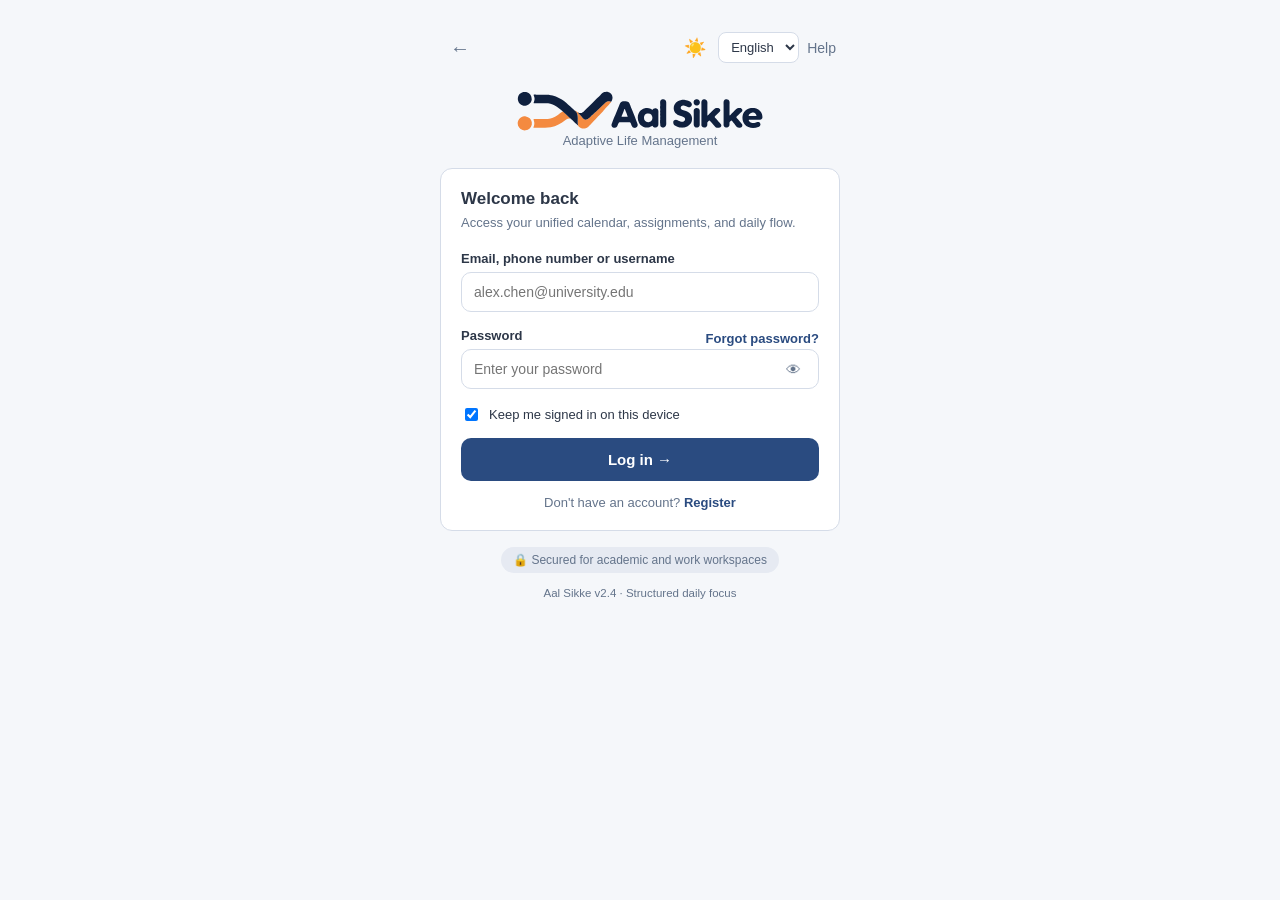
<file: src/main/resources/static/tasks.html>
<!DOCTYPE html>
<html lang="en">
<head>
    <meta charset="UTF-8">
    <meta name="viewport" content="width=device-width, initial-scale=1.0">
    <script src="theme-init.js"></script>
    <script src="i18n.js"></script>
    <link rel="icon" type="image/svg+xml" href="logo-mark.svg">
    <title data-i18n="page.tasks">Aal Sikke — Tasks</title>
    <meta name="robots" content="noindex, nofollow">
    <link rel="stylesheet" href="styles.css">
    <link rel="stylesheet" href="tasks.css">
</head>
<body class="dashboard-body">

<div class="app-shell">

    <!-- Top bar (same shell as dashboard.html, so the bell/reminders and profile menu work here too) -->
    <header class="topbar dash-topbar">
        <a class="brand" href="dashboard.html" aria-label="Aal Sikke dashboard"><svg class="brand-logo" viewBox="0 0 1476 240" role="img" aria-label="Aal Sikke"><use href="logo-sprite.svg#aal-logo"/></svg></a>
        <div class="topbar-actions">
            <button class="icon-btn" id="theme-toggle-btn" aria-label="Toggle theme"></button>
            <div class="profile-menu" id="notif-menu">
                <button class="icon-btn" id="notif-btn" aria-label="Notifications" data-i18n-aria-label="aria.notifications">
                    &#128276;
                    <span class="badge-dot" id="notif-badge" hidden></span>
                </button>
                <div class="profile-dropdown notif-dropdown" id="notif-dropdown" hidden>
                    <div class="notif-dropdown-header" data-i18n="notif.header">Reminders</div>
                    <ul class="notif-list" id="notif-list"></ul>
                    <p class="notif-empty" id="notif-empty" data-i18n="notif.empty" hidden>Nothing due right now.</p>
                    <!-- KAN-381: all upcoming reminders (with or without a task), plus add / edit -->
                    <div class="notif-dropdown-header notif-subheader" data-i18n="notif.upcoming">Upcoming</div>
                    <ul class="notif-list" id="notif-upcoming-list"></ul>
                    <p class="notif-empty" id="notif-upcoming-empty" data-i18n="notif.upcomingEmpty" hidden>No upcoming reminders.</p>

                    <form class="notif-form" id="notif-form" hidden novalidate>
                        <input type="text" id="notif-form-title" maxlength="200" autocomplete="off">
                        <input type="datetime-local" id="notif-form-time" dir="ltr">
                        <p class="notif-form-error" id="notif-form-error" role="alert" hidden></p>
                        <div class="notif-form-actions">
                            <button type="button" class="btn-secondary" id="notif-form-cancel" data-i18n="notif.cancel">Cancel</button>
                            <button type="submit" class="btn-primary" data-i18n="notif.save">Save</button>
                        </div>
                    </form>
                    <button type="button" class="notif-add-btn" id="notif-add-btn" data-i18n="notif.add">+ Add reminder</button>
                </div>
            </div>
            <div class="profile-menu">
                <button class="avatar-btn" id="avatar-btn" aria-label="Open profile menu" data-i18n-aria-label="aria.profileMenu">AC</button>
                <div class="profile-dropdown" id="profile-dropdown" hidden>
                    <a href="#" id="edit-profile-link" data-i18n="menu.editProfile">Edit Profile</a>
                    <a href="#" id="change-password-link" data-i18n="menu.changePassword">Change password</a>
                    <a href="login.html" id="logout-link" data-i18n="menu.logout">Log out</a>
                </div>
            </div>
        </div>
    </header>

    <div class="app-body">

        <!-- Sidebar -->
        <aside class="sidebar">
            <div class="profile-card">
                <div class="avatar-lg" id="profile-avatar">AC</div>
                <div class="profile-info">
                    <p class="profile-name" id="profile-name" data-i18n="common.loading">Loading...</p>
                    <span class="role-tag" id="profile-role"> profile</span>
                </div>
                <p class="profile-meta" id="profile-meta"></p>
            </div>

            <nav class="side-nav">
                <a href="dashboard.html" class="nav-link">
                    <span class="nav-icon">&#9635;</span> <span data-i18n="nav.dashboard">Dashboard</span>
                </a>
                <a href="calendar.html" class="nav-link">
                    <span class="nav-icon">&#128197;</span> <span data-i18n="nav.calendar">Calendar</span>
                </a>
                <a href="tasks.html" class="nav-link active" id="tasks-nav-link">
                    <span class="nav-icon">&#9745;</span> <span data-i18n="nav.tasks">Tasks</span>
                </a>
                <a href="settings.html" class="nav-link" id="settings-nav-link">
                    <span class="nav-icon">&#9881;</span> <span data-i18n="nav.settings">Settings</span>
                </a>
            </nav>
        </aside>

        <!-- Main content -->
        <main class="main-content">

            <!-- KAN-259: Tasks page (full task management view) -->
            <section class="greeting-row">
                <div>
                    <h1 data-i18n="nav.tasks">Tasks</h1>
                    <span class="greeting-sub" data-i18n="tasks.subtitle">Everything you need to do, in one place.</span>
                </div>
                <p class="greeting-summary" id="greeting-summary" data-i18n="common.loading">Loading...</p>
            </section>

            <!-- Create: dashboard.js handles this form (and opens it for tasks.html#new-task) -->
            <section class="card task-create-card" id="new-task">
                <div class="row-between">
                    <div>
                        <h2 data-i18n="tasks.new.title">New task</h2>
                        <p class="card-subtitle" data-i18n="tasks.new.subtitle">Add a task to your workspace.</p>
                    </div>
                    <button type="button" class="link-btn" id="toggle-form-btn" data-i18n="tasks.new.toggle">+ New task</button>
                </div>
                <!-- KAN-372: AI quick-add. Fills the form below; the user still reviews and saves. -->
                <form id="quick-add-form" class="quick-add" novalidate>
                    <div class="field">
                        <label for="quick-add-input" data-i18n="quick.label">✨ Quick add with AI</label>
                        <div style="display:flex; gap:8px; align-items:stretch;">
                            <div class="input-wrap" style="flex:1 1 auto; min-width:0;">
                                <input type="text" id="quick-add-input" maxlength="300" autocomplete="off"
                                       placeholder="e.g. 3andi exam math bukra se3a 10"
                                       data-i18n-placeholder="quick.placeholder"
                                       style="width:100%;">
                            </div>
                            <button type="submit" class="btn-primary" id="quick-add-btn" data-i18n="quick.button"
                                    style="width:auto; flex:0 0 auto; white-space:nowrap;">Fill the form</button>
                        </div>
                        <p class="card-subtitle" id="quick-add-status" role="status" aria-live="polite"></p>
                    </div>
                </form>
                <form id="task-form" class="task-form" novalidate hidden>
                    <div class="field">
                        <label for="task-title" data-i18n="task.title">Task title</label>
                        <div class="input-wrap">
                            <input type="text" id="task-title" name="title" placeholder="e.g. Submit CS301 Problem Set" data-i18n-placeholder="tasks.titlePlaceholder" required>
                        </div>
                    </div>
                    <div class="form-grid">
                        <div class="field">
                            <label for="task-due" data-i18n="task.due">Due</label>
                            <div class="input-wrap"><input type="datetime-local" id="task-due" name="due" required></div>
                        </div>
                        <div class="field">
                            <label for="task-priority" data-i18n="task.priority">Priority</label>
                            <div class="input-wrap">
                                <select id="task-priority" name="priority">
                                    <option value="LOW" data-i18n="prio.LOW">Low</option>
                                    <option value="MEDIUM" data-i18n="prio.MEDIUM" selected>Medium</option>
                                    <option value="HIGH" data-i18n="prio.HIGH">High</option>
                                    <option value="URGENT" data-i18n="prio.URGENT">Urgent</option>
                                </select>
                            </div>
                        </div>
                    </div>

                    <!-- Categories section -->
                    <div class="field">
                        <label for="task-category" data-i18n="task.category">Category</label>
                        <div class="input-wrap">
                            <select id="task-category" name="category">
                                <optgroup label="Student" data-i18n-label="group.student">
                                    <option value="ASSIGNMENT" data-i18n="cat.ASSIGNMENT">Assignment</option>
                                    <option value="EXAM" data-i18n="cat.EXAM">Exam</option>
                                    <option value="CLASS" data-i18n="cat.CLASS">Class</option>
                                    <option value="STUDY" data-i18n="cat.STUDY">Study</option>
                                    <option value="PROJECT" data-i18n="cat.PROJECT">Project</option>
                                    <option value="QUIZ" data-i18n="cat.QUIZ">Quiz</option>
                                    <option value="LAB" data-i18n="cat.LAB">Lab</option>
                                    <option value="PRESENTATION" data-i18n="cat.PRESENTATION">Presentation</option>
                                </optgroup>
                                <optgroup label="Work" data-i18n-label="group.work">
                                    <option value="SHIFT" data-i18n="cat.SHIFT">Shift</option>
                                    <option value="MEETING" data-i18n="cat.MEETING">Meeting</option>
                                    <option value="WORK_TASK" data-i18n="cat.WORK_TASK">Work task</option>
                                    <option value="PAYMENT_DUE" data-i18n="cat.PAYMENT_DUE">Payment due</option>
                                </optgroup>
                                <optgroup label="Personal" data-i18n-label="group.personal">
                                    <option value="PERSONAL" data-i18n="cat.PERSONAL">Personal</option>
                                    <option value="APPOINTMENT" data-i18n="cat.APPOINTMENT">Appointment</option>
                                    <option value="ERRAND" data-i18n="cat.ERRAND">Errand</option>
                                    <option value="EVENT" data-i18n="cat.EVENT">Event</option>
                                </optgroup>
                            </select>
                        </div>
                    </div>

                    <!-- KAN-306: reminder opt-in -->
                    <div class="field">
                        <label class="check-row"><input type="checkbox" id="task-wants-reminder"> <span data-i18n="task.remindMe">Remind me about this task</span></label>
                    </div>
                    <div id="field-task-reminder" hidden>
                        <div class="field"><label class="check-row"><input type="checkbox" id="task-halfway" checked> <span data-i18n="task.halfway">Halfway reminder</span> <span class="reminder-hint" id="task-halfway-time"></span></label></div>
                        <div class="field">
                            <label data-i18n="task.customReminders">Custom reminders</label>
                            <div class="reminder-list" id="task-reminder-list"></div>
                            <button type="button" class="reminder-add-btn" id="task-add-reminder" data-i18n="task.addReminder">+ Add a reminder</button>
                        </div>
                    </div>

                    <!-- KAN-265: optional start time (time window) -->
                    <div class="field">
                        <label class="check-row"><input type="checkbox" id="task-has-start"> <span data-i18n="task.hasStart">Has a start time</span></label>
                    </div>
                    <div class="field" id="field-task-start" hidden>
                        <label for="task-start" data-i18n="task.start">Start</label>
                        <div class="input-wrap"><input type="datetime-local" id="task-start" name="start"></div>
                    </div>
                    <div class="form-actions">
                        <button type="button" class="btn-secondary" id="cancel-task-btn" data-i18n="common.cancel">Cancel</button>
                        <button type="submit" class="btn-primary" id="save-task-btn" data-i18n="tasks.add">+ Add task</button>
                    </div>
                </form>
            </section>

            <!-- Search + filters (handled by tasks.js) -->
            <section class="card task-list-card">
                <div class="row-between">
                    <h2 data-i18n="tasks.list.title">All tasks</h2>
                    <div class="tasks-list-actions">
                        <p class="task-count" id="tasks-count" role="status" aria-live="polite"></p>
                        <button type="button" class="btn-secondary" id="export-calendar-btn" data-i18n="tasks.export">Export to calendar</button>
                    </div>
                </div>

                <div class="task-toolbar tasks-toolbar" role="group" aria-label="Search and filter tasks" data-i18n-aria-label="aria.filterTasks">
                    <div class="toolbar-field tasks-search-field">
                        <label for="tasks-search" data-i18n="tasks.search">Search</label>
                        <input type="search" id="tasks-search" placeholder="Search by title" data-i18n-placeholder="tasks.searchPlaceholder" autocomplete="off">
                    </div>
                    <div class="toolbar-field">
                        <label for="tasks-role-filter" data-i18n="tasks.filter.role">Role</label>
                        <select id="tasks-role-filter" autocomplete="off">
                            <option value="ALL" data-i18n="tasks.filter.allRoles" selected>All roles</option>
                            <option value="STUDENT" data-i18n="group.student">Student</option>
                            <option value="WORK" data-i18n="group.work">Work</option>
                            <option value="PERSONAL" data-i18n="group.personal">Personal</option>
                        </select>
                    </div>
                    <div class="toolbar-field">
                        <label for="tasks-category-filter" data-i18n="task.category">Category</label>
                        <select id="tasks-category-filter" autocomplete="off">
                            <option value="ALL" data-i18n="tasks.filter.allCategories" selected>All categories</option>
                            <optgroup label="Student" data-i18n-label="group.student">
                                <option value="ASSIGNMENT" data-i18n="cat.ASSIGNMENT">Assignment</option>
                                <option value="EXAM" data-i18n="cat.EXAM">Exam</option>
                                <option value="CLASS" data-i18n="cat.CLASS">Class</option>
                                <option value="STUDY" data-i18n="cat.STUDY">Study</option>
                                <option value="PROJECT" data-i18n="cat.PROJECT">Project</option>
                                <option value="QUIZ" data-i18n="cat.QUIZ">Quiz</option>
                                <option value="LAB" data-i18n="cat.LAB">Lab</option>
                                <option value="PRESENTATION" data-i18n="cat.PRESENTATION">Presentation</option>
                            </optgroup>
                            <optgroup label="Work" data-i18n-label="group.work">
                                <option value="SHIFT" data-i18n="cat.SHIFT">Shift</option>
                                <option value="MEETING" data-i18n="cat.MEETING">Meeting</option>
                                <option value="WORK_TASK" data-i18n="cat.WORK_TASK">Work task</option>
                                <option value="PAYMENT_DUE" data-i18n="cat.PAYMENT_DUE">Payment due</option>
                            </optgroup>
                            <optgroup label="Personal" data-i18n-label="group.personal">
                                <option value="PERSONAL" data-i18n="cat.PERSONAL">Personal</option>
                                <option value="APPOINTMENT" data-i18n="cat.APPOINTMENT">Appointment</option>
                                <option value="ERRAND" data-i18n="cat.ERRAND">Errand</option>
                                <option value="EVENT" data-i18n="cat.EVENT">Event</option>
                            </optgroup>
                        </select>
                    </div>
                    <div class="toolbar-field">
                        <label for="tasks-priority-filter" data-i18n="task.priority">Priority</label>
                        <select id="tasks-priority-filter" autocomplete="off">
                            <option value="ALL" data-i18n="tasks.filter.allPriorities" selected>All priorities</option>
                            <option value="URGENT" data-i18n="prio.URGENT">Urgent</option>
                            <option value="HIGH" data-i18n="prio.HIGH">High</option>
                            <option value="MEDIUM" data-i18n="prio.MEDIUM">Medium</option>
                            <option value="LOW" data-i18n="prio.LOW">Low</option>
                        </select>
                    </div>
                    <div class="toolbar-field">
                        <label for="tasks-status-filter" data-i18n="task.status">Status</label>
                        <select id="tasks-status-filter" autocomplete="off">
                            <option value="ALL" data-i18n="tasks.filter.allStatuses" selected>All statuses</option>
                            <option value="PENDING" data-i18n="status.PENDING">Pending</option>
                            <option value="OVERDUE" data-i18n="status.OVERDUE">Overdue</option>
                            <option value="COMPLETED" data-i18n="status.COMPLETED">Completed</option>
                        </select>
                    </div>
                </div>

                <!-- tasks.js renders the groups (Overdue / Today / Upcoming / No date / Completed) here -->
                <p class="empty-state" id="tasks-state" data-i18n="tasks.loading">Loading your tasks...</p>
                <div id="tasks-groups"></div>
            </section>

        </main>

    </div>

    <!-- Mobile bottom nav -->
    <nav class="bottom-nav">
        <a href="dashboard.html"><span>&#9635;</span><span data-i18n="nav.dashboard">Dashboard</span></a>
        <a href="calendar.html"><span>&#128197;</span><span data-i18n="nav.calendar">Calendar</span></a>
        <a href="tasks.html" class="active" id="tasks-bottom-link"><span>&#9745;</span><span data-i18n="nav.tasks">Tasks</span></a>
        <a href="settings.html" id="settings-bottom-link"><span>&#9881;</span><span data-i18n="nav.settings">Settings</span></a>
    </nav>

</div>

<!-- Profile edit modal (shared with dashboard.html) -->
<div class="modal-backdrop" id="profile-modal" hidden>
    <div class="modal-card profile-modal-card" role="dialog" aria-modal="true" aria-labelledby="profile-modal-title">
        <div class="modal-header">
            <div>
                <h2 id="profile-modal-title" data-i18n="settings.profile.edit">Edit profile</h2>
                <p id="profile-modal-subtitle" data-i18n="modal.profile.subtitle">Update your details and how you use Aal Sikke.</p>
            </div>
            <button type="button" class="modal-close" id="close-profile-modal" aria-label="Close" data-i18n-aria-label="common.close">&#10005;</button>
        </div>

        <form id="profile-form" novalidate>
            <div class="profile-modal-avatar" id="modal-profile-avatar" aria-hidden="true">AC</div>

            <fieldset class="role-field" id="field-profile-mode">
                <legend class="field-label" data-i18n="modal.profile.roleLegend">I use Aal Sikke primarily for</legend>
                <div class="segmented segmented--a11y" role="radiogroup" aria-label="Workspace role" data-i18n-aria-label="aria.workspaceRole">
                    <input type="radio" name="profile-role" id="profile-role-student" value="STUDENT">
                    <label for="profile-role-student" data-i18n="role.student">Student</label>
                    <input type="radio" name="profile-role" id="profile-role-work" value="WORK">
                    <label for="profile-role-work" data-i18n="role.work">Work</label>
                    <input type="radio" name="profile-role" id="profile-role-dual" value="HYBRID">
                    <label for="profile-role-dual" data-i18n="role.dual">Dual</label>
                </div>
                <p class="role-hint" id="profile-role-hint"></p>
                <p class="hint error-text" role="alert"></p>
            </fieldset>

            <div class="form-grid">
                <div class="field" id="field-profile-fullname">
                    <label for="profile-fullname" data-i18n="form.fullName">Full name</label>
                    <div class="input-wrap"><input id="profile-fullname" type="text" autocomplete="name" maxlength="255"></div>
                    <p class="hint error-text" role="alert"></p>
                </div>
                <div class="field">
                    <label for="profile-username" data-i18n="form.username">Username</label>
                    <div class="input-wrap"><input id="profile-username" type="text" readonly aria-readonly="true"></div>
                </div>
            </div>

            <div class="field" id="field-profile-email">
                <label for="profile-email" data-i18n="form.email">Email</label>
                <div class="input-wrap"><input id="profile-email" type="email" autocomplete="email" maxlength="255"></div>
                <p class="hint error-text" role="alert"></p>
            </div>

            <div class="form-grid">
                <div class="field">
                    <label for="profile-dob" data-i18n="form.dob">Date of birth</label>
                    <div class="input-wrap"><input id="profile-dob" type="date" readonly aria-readonly="true"></div>
                </div>
                <div class="field" id="field-profile-phone">
                    <label for="profile-phone" data-i18n="form.phone">Phone number</label>
                    <div class="input-wrap"><input id="profile-phone" type="tel" autocomplete="tel" maxlength="50"></div>
                    <p class="hint error-text" role="alert"></p>
                </div>
            </div>
            <div class="field" id="field-profile-current-password">
                <label for="profile-current-password"><span data-i18n="form.currentPassword">Current password</span> <span class="role-hint" data-i18n="form.currentPasswordNote">(only needed to change your name, email or phone)</span></label>
                <div class="input-wrap"><input id="profile-current-password" type="password" autocomplete="current-password"><button type="button" class="icon-toggle" id="toggle-profile-current-password" data-toggle-for="profile-current-password" data-i18n-aria-label="rp.showPassword" aria-label="Show password">&#128065;</button></div>
                <p class="hint error-text" role="alert"></p>
            </div>
            <p class="modal-message" id="profile-message" role="status" aria-live="polite"></p>

            <div class="form-actions">
                <button type="button" class="btn-secondary" id="cancel-profile-btn" data-i18n="common.cancel">Cancel</button>
                <button type="submit" class="btn-primary" id="save-profile-btn" data-i18n="modal.profile.save">Save profile</button>
            </div>
        </form>
    </div>
</div>

<!-- Change password modal (shared with dashboard.html) -->
<div class="modal-backdrop" id="password-modal" hidden>
    <div class="modal-card" role="dialog" aria-modal="true" aria-labelledby="password-modal-title">
        <div class="modal-header">
            <div>
                <h2 id="password-modal-title" data-i18n="menu.changePassword">Change password</h2>
                <p data-i18n="modal.password.subtitle">Choose a new password for your account.</p>
            </div>
            <button type="button" class="modal-close" id="close-password-modal" aria-label="Close" data-i18n-aria-label="common.close">&#10005;</button>
        </div>

        <form id="password-form" novalidate>
            <div class="field" id="field-current-password">
                <label for="current-password" data-i18n="form.currentPassword">Current password</label>
                <div class="input-wrap">
                    <input id="current-password" type="password" autocomplete="current-password"><button type="button" class="icon-toggle" id="toggle-current-password" data-toggle-for="current-password" data-i18n-aria-label="rp.showPassword" aria-label="Show password">&#128065;</button>
                </div>
                <p class="hint error-text" role="alert"></p>
            </div>

            <div class="field" id="field-new-password">
                <label for="new-password" data-i18n="form.newPassword">New password</label>
                <div class="input-wrap">
                    <input id="new-password" type="password" autocomplete="new-password">
                    <button type="button" class="icon-toggle" id="toggle-new-password" data-toggle-for="new-password" data-i18n-aria-label="rp.showPassword" aria-label="Show password">&#128065;</button>
                </div>
                <div class="strength-meter" id="password-strength-meter"><span></span><span></span><span></span></div>
                <p class="hint" id="new-password-strength-hint" style="display:none;"></p>
                <p class="hint error-text" role="alert"></p>
            </div>

            <div class="field" id="field-confirm-new-password">
                <label for="confirm-new-password" data-i18n="form.confirmNewPassword">Confirm new password</label>
                <div class="input-wrap">
                    <input id="confirm-new-password" type="password" autocomplete="new-password"><button type="button" class="icon-toggle" id="toggle-confirm-new-password" data-toggle-for="confirm-new-password" data-i18n-aria-label="rp.showPassword" aria-label="Show password">&#128065;</button>
                </div>
                <p class="hint error-text" role="alert"></p>
            </div>

            <p class="modal-message" id="password-message" role="status" aria-live="polite"></p>

            <div class="form-actions">
                <button type="button" class="btn-secondary" id="cancel-password-btn" data-i18n="common.cancel">Cancel</button>
                <button type="submit" class="btn-primary" id="save-password-btn" data-i18n="modal.password.save">Update password</button>
            </div>
        </form>
    </div>
</div>

<!-- Notification preferences modal (shared with dashboard.html) -->
<div class="modal-backdrop" id="notif-prefs-modal" hidden>
    <div class="modal-card" role="dialog" aria-modal="true" aria-labelledby="notif-prefs-modal-title">
        <div class="modal-header">
            <div>
                <h2 id="notif-prefs-modal-title" data-i18n="menu.notificationPrefs">Notification preferences</h2>
                <p data-i18n="modal.prefs.subtitle">Choose which alerts Aal Sikke sends you.</p>
            </div>
            <button type="button" class="modal-close" id="close-notif-prefs-modal" aria-label="Close" data-i18n-aria-label="common.close">&#10005;</button>
        </div>

        <form id="notif-prefs-form">
            <div class="toggle-row">
                <div class="toggle-text">
                    <span class="toggle-title" data-i18n="prefs.deadline.title">Deadline reminders</span>
                    <span class="toggle-subtitle" data-i18n="prefs.deadline.subtitle">Get notified as a task's deadline approaches.</span>
                </div>
                <label class="switch">
                    <input type="checkbox" id="pref-deadline-reminders">
                    <span class="switch-track"></span>
                </label>
            </div>

            <div class="toggle-row">
                <div class="toggle-text">
                    <span class="toggle-title" data-i18n="prefs.overdue.title">Overdue alerts</span>
                    <span class="toggle-subtitle" data-i18n="prefs.overdue.subtitle">Get notified when a task passes its deadline.</span>
                </div>
                <label class="switch">
                    <input type="checkbox" id="pref-overdue-alerts">
                    <span class="switch-track"></span>
                </label>
            </div>

            <div class="toggle-row">
                <div class="toggle-text">
                    <span class="toggle-title" data-i18n="prefs.conflicts.title">Schedule conflicts</span>
                    <span class="toggle-subtitle" data-i18n="prefs.conflicts.subtitle">Get notified when two items overlap on your calendar.</span>
                </div>
                <label class="switch">
                    <input type="checkbox" id="pref-schedule-conflicts">
                    <span class="switch-track"></span>
                </label>
            </div>

            <div class="toggle-row">
                <div class="toggle-text">
                    <span class="toggle-title" data-i18n="prefs.weekly.title">Weekly review readiness</span>
                    <span class="toggle-subtitle" data-i18n="prefs.weekly.subtitle">Get notified when your weekly summary is ready.</span>
                </div>
                <label class="switch">
                    <input type="checkbox" id="pref-weekly-review-ready">
                    <span class="switch-track"></span>
                </label>
            </div>
            <div class="toggle-row">
                <div class="toggle-text">
                    <span class="toggle-title" data-i18n="prefs.email.title">Email notifications</span>
                    <span class="toggle-subtitle" data-i18n="prefs.email.subtitle">Get your reminders by email, even when the app is closed.</span>
                </div>
                <label class="switch">
                    <input type="checkbox" id="pref-email-enabled">
                    <span class="switch-track"></span>
                </label>
            </div>

            <p class="modal-message" id="notif-prefs-message" role="status" aria-live="polite"></p>

            <div class="form-actions">
                <button type="button" class="btn-secondary" id="cancel-notif-prefs-btn" data-i18n="common.close">Close</button>
                <button type="submit" class="btn-primary" id="save-notif-prefs-btn" data-i18n="modal.prefs.save">Save preferences</button>
            </div>
        </form>
    </div>
</div>

<div class="toast" id="toast" role="status" aria-live="polite"></div>

<!-- Task edit modal (same as dashboard.html; dashboard.js wires it up) -->
<div class="modal-backdrop" id="task-modal" hidden>
    <div class="modal-card" role="dialog" aria-modal="true" aria-labelledby="task-modal-title">
        <div class="modal-header">
            <div>
                <h2 id="task-modal-title" data-i18n="modal.task.title">Edit task</h2>
                <p data-i18n="modal.task.subtitle">Change the details and save them.</p>
            </div>
            <button type="button" class="modal-close" id="close-task-modal" aria-label="Close" data-i18n-aria-label="common.close">&#10005;</button>
        </div>
        <form id="edit-task-form" novalidate>
            <input type="hidden" id="edit-task-id">
            <div class="field">
                <label for="edit-task-title" data-i18n="task.title">Task title</label>
                <div class="input-wrap"><input id="edit-task-title" required></div>
            </div>
            <div class="field">
                <label for="edit-task-description" data-i18n="task.description">Description</label>
                <div class="input-wrap"><textarea id="edit-task-description"></textarea></div>
            </div>
            <div class="form-grid">
                <div class="field">
                    <label for="edit-task-deadline" data-i18n="task.due">Due</label>
                    <div class="input-wrap"><input type="datetime-local" id="edit-task-deadline" required></div>
                </div>
                <div class="field">
                    <label for="edit-task-priority" data-i18n="task.priority">Priority</label>
                    <div class="input-wrap">
                        <select id="edit-task-priority">
                            <option value="LOW" data-i18n="prio.LOW">Low</option>
                            <option value="MEDIUM" data-i18n="prio.MEDIUM">Medium</option>
                            <option value="HIGH" data-i18n="prio.HIGH">High</option>
                            <option value="URGENT" data-i18n="prio.URGENT">Urgent</option>
                        </select>
                    </div>
                </div>
            </div>
            <div class="form-grid">
                <div class="field">
                    <label for="edit-task-category" data-i18n="task.categoryRole">Category / role</label>
                    <div class="input-wrap">
                        <select id="edit-task-category">
                            <optgroup label="Student" data-i18n-label="group.student">
                                <option value="ASSIGNMENT" data-i18n="cat.ASSIGNMENT">Assignment</option>
                                <option value="EXAM" data-i18n="cat.EXAM">Exam</option>
                                <option value="CLASS" data-i18n="cat.CLASS">Class</option>
                                <option value="STUDY" data-i18n="cat.STUDY">Study</option>
                                <option value="PROJECT" data-i18n="cat.PROJECT">Project</option>
                                <option value="QUIZ" data-i18n="cat.QUIZ">Quiz</option>
                                <option value="LAB" data-i18n="cat.LAB">Lab</option>
                                <option value="PRESENTATION" data-i18n="cat.PRESENTATION">Presentation</option>
                            </optgroup>
                            <optgroup label="Work" data-i18n-label="group.work">
                                <option value="SHIFT" data-i18n="cat.SHIFT">Shift</option>
                                <option value="MEETING" data-i18n="cat.MEETING">Meeting</option>
                                <option value="WORK_TASK" data-i18n="cat.WORK_TASK">Work task</option>
                                <option value="PAYMENT_DUE" data-i18n="cat.PAYMENT_DUE">Payment due</option>
                            </optgroup>
                            <optgroup label="Personal" data-i18n-label="group.personal">
                                <option value="PERSONAL" data-i18n="cat.PERSONAL">Personal</option>
                                <option value="APPOINTMENT" data-i18n="cat.APPOINTMENT">Appointment</option>
                                <option value="ERRAND" data-i18n="cat.ERRAND">Errand</option>
                                <option value="EVENT" data-i18n="cat.EVENT">Event</option>
                            </optgroup>
                        </select>
                    </div>
                </div>
                <div class="field">
                    <label for="edit-task-status" data-i18n="task.status">Status</label>
                    <div class="input-wrap">
                        <select id="edit-task-status">
                            <option value="PENDING" data-i18n="status.PENDING">Pending</option>
                            <option value="COMPLETED" data-i18n="status.COMPLETED">Completed</option>
                        </select>
                    </div>
                </div>
            </div>

            <!-- KAN-265: optional start time (time window) -->
            <div class="field"><label class="check-row"><input type="checkbox" id="edit-task-has-start"> <span data-i18n="task.hasStart">Has a start time</span></label></div>
            <div class="field" id="field-edit-task-start" hidden>
                <label for="edit-task-start" data-i18n="task.start">Start</label>
                <div class="input-wrap"><input type="datetime-local" id="edit-task-start"></div>
            </div>

            <!-- Reminder -->
            <div class="field"><label class="check-row"><input type="checkbox" id="edit-task-wants-reminder"> <span data-i18n="task.remindMe">Remind me about this task</span></label></div>
            <div id="field-edit-task-reminder" hidden>
                <div class="field"><label class="check-row"><input type="checkbox" id="edit-task-halfway"> <span data-i18n="task.halfway">Halfway reminder</span> <span class="reminder-hint" id="edit-task-halfway-time"></span></label></div>
                <div class="field">
                    <label data-i18n="task.customReminders">Custom reminders</label>
                    <div class="reminder-list" id="edit-task-reminder-list"></div>
                    <button type="button" class="reminder-add-btn" id="edit-task-add-reminder" data-i18n="task.addReminder">+ Add a reminder</button>
                </div>
            </div>

            <div class="form-actions">
                <button type="button" class="btn-secondary" id="cancel-edit-btn" data-i18n="common.cancel">Cancel</button>
                <button type="submit" class="btn-primary" id="update-task-btn" data-i18n="modal.task.save">Save changes</button>
            </div>
        </form>
    </div>
</div>
<script src="auth-token.js"></script>
<script src="theme-toggle.js"></script>
<script src="palette.js"></script>
<script src="password-toggle.js"></script><script src="dashboard.js"></script>
<script src="tasks.js"></script>
<script src="repeat.js"></script>
<script src="free-slots.js"></script>
<script src="checklist.js"></script>
<script src="feedback.js"></script>
<script src="reminder-popup.js"></script>
</body>
</html>
</file>
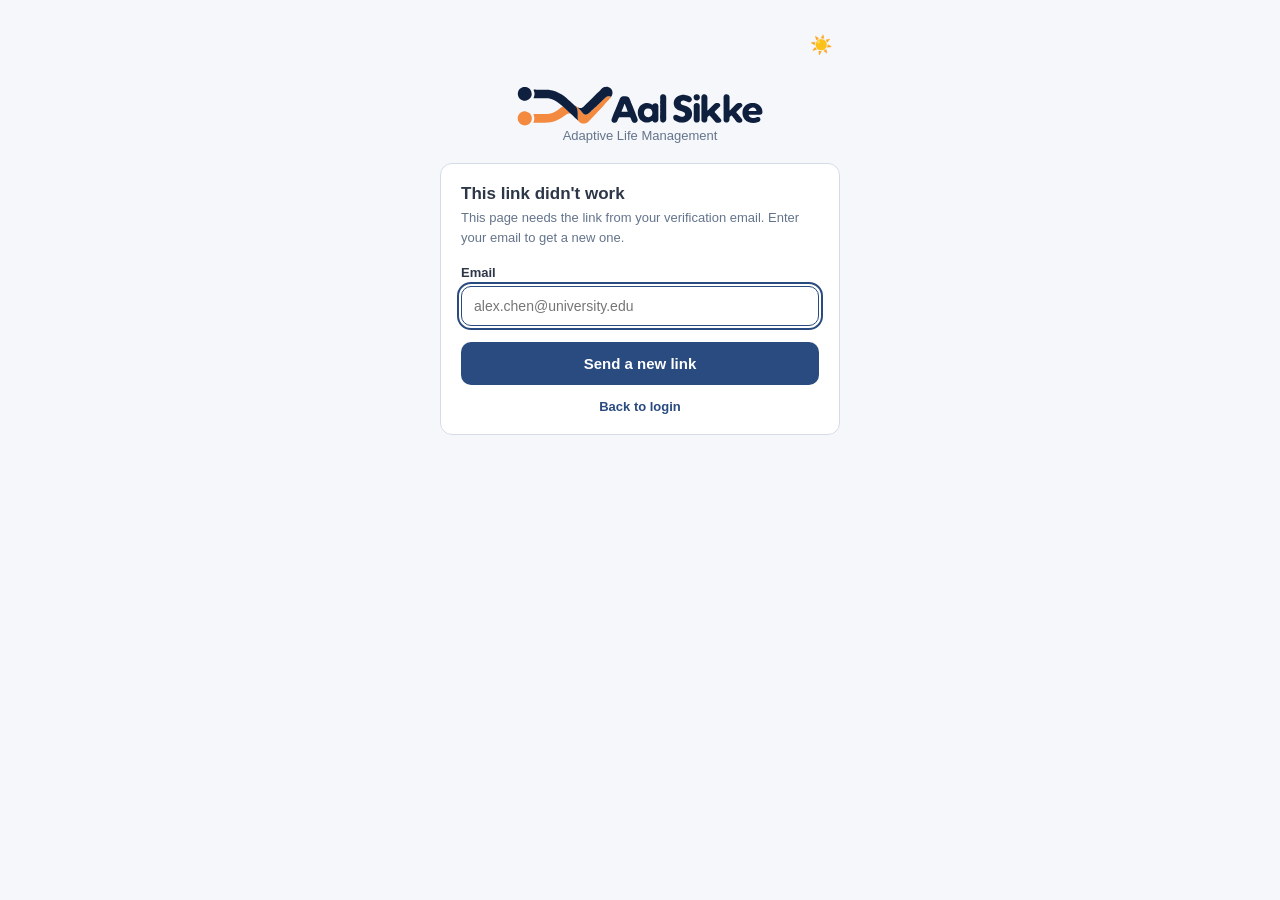
<file: src/main/resources/static/verify-email.html>
<!DOCTYPE html>
<html lang="en">
<head>
    <meta charset="UTF-8">
    <meta name="viewport" content="width=device-width, initial-scale=1.0">
    <script src="theme-init.js"></script>
    <link rel="icon" type="image/svg+xml" href="logo-mark.svg">

    <title>Aal Sikke — Verify email</title>
    <meta name="robots" content="noindex, nofollow">
    <link rel="stylesheet" href="styles.css">
</head>
<body>
<div class="screen">

    <div class="topbar">
        <div class="brand"></div>
        <div class="topbar-end">
            <button class="icon-btn" id="theme-toggle-btn" aria-label="Toggle theme"></button>
        </div>
    </div>

    <div class="center-brand">
        <h1><svg class="brand-logo brand-logo--lg" viewBox="0 0 1476 240" role="img" aria-label="Aal Sikke"><use href="logo-sprite.svg#aal-logo"/></svg></h1>
        <p data-i18n="auth.tagline">Adaptive Life Management</p>
    </div>

    <!-- KAN-273: the link in the verification email opens this page -->
    <div class="card">
        <h2 id="verify-title" data-i18n="ve.verifying">Verifying your email…</h2>
        <p class="subtitle" id="verify-message" role="status" aria-live="polite" data-i18n="ve.oneMoment">One moment.</p>

        <a href="login.html" class="btn-primary verify-login-btn" id="verify-login-btn" data-i18n="ve.goLogin" hidden>Go to login &#8594;</a>

        <!-- Shown when the link is invalid or expired (KAN-275) -->
        <form id="resend-form" novalidate hidden>
            <div class="field">
                <label for="resend-email" data-i18n="ve.email">Email</label>
                <div class="input-wrap">
                    <input type="email" id="resend-email" placeholder="alex.chen@university.edu" autocomplete="email">
                </div>
            </div>
            <button type="submit" class="btn-primary" id="resend-btn" data-i18n="ve.resend">Send a new link</button>
            <p class="notice-text" id="resend-message" role="status" aria-live="polite"></p>
        </form>

        <div class="link-row"><a href="login.html" data-i18n="auth.backToLogin">Back to login</a></div>
    </div>

</div>

<div class="toast" id="toast" role="status" aria-live="polite"></div>

<script src="i18n.js"></script>
<script src="theme-toggle.js"></script>
<script src="verify-email.js"></script>
</body>
</html>
</file>
<file: src/main/resources/static/styles.css>
/*
 * Aal Sikke — Unified style.css
 * Shared authentication + dashboard styles
 */

/* ===== Global + Authentication styles ===== */

:root {
  /* DEFAULT THEME = "brand" palette (navy + orange logo colors). Defined here so the
     app opens correctly even if data-palette is missing; other palettes override below. */
  --trust-blue: #2A4B80;
  --trust-blue-bg: #E6EAF2;
  --navy: #0F203E;
  --ink-strong: #0F203E;
  --bg-mist: #F5F7FA;
  --card-mist: #E6EAF2;
  --white: #FFFFFF;
  --surface: #FFFFFF;
  --slate: #2D3748;
  --slate-light: #64748B;
  --border: #D5DCE8;
  /* logo colors, read by logo-sprite.svg via var(--logo-ink) / var(--logo-accent) */
  --logo-ink: #0F203E;
  --logo-accent: #F48A40;
  /* KAN-292/293: task priority colors. Semantic (not tied to the palette) so "urgent" always reads as red. */
  --prio-low: #2F9E6E;
  --prio-low-bg: #EAF7F1;
  --prio-medium: #2468B8;
  --prio-medium-bg: #E6F0FB;
  --prio-high: #D62839;
  --prio-high-bg: #FCE9EB;
  --prio-urgent: #7B2FBF;
  --prio-urgent-bg: #F1E8FA;
  /* Schedule conflicts are ORANGE everywhere (task list, calendar, dashboard).
     No priority color is orange, so a conflict never gets mistaken for a priority. */
  --conflict: #E8710A;
  --conflict-strong: #C2570C;
  --conflict-bg: #FDF0E3;
  /* calendar role colors (were referenced by calendar.css but never defined) */
  --role-student: var(--trust-blue);
  --role-student-bg: var(--trust-blue-bg);
  --success: #2F9E6E;
  --success-bg: #EAF7F1;
  --amber: #F0A202;
  --amber-bg: #FEF6E6;
  --coral: #E4572E;
  --coral-bg: #FCEDE8;
  --radius: 0.75rem;
}

/*
 * KAN-239: dark theme. --white and --navy were each doing double duty in the
 * light palette above — "literal white/dark" for text drawn on a colored
 * button AND "the card surface / guaranteed-dark-background" color. Redefining
 * them directly here breaks contrast (e.g. buttons and the toast go
 * unreadable), so this override keeps --white and --navy for their text role
 * and hands the surface/guaranteed-dark-background role to the new --surface
 * and --ink-strong variables instead (see the var(--surface) / var(--ink-strong)
 * usages throughout this file).
 */
:root[data-theme="dark"] {
  --trust-blue: #7FA0DC;
  --trust-blue-bg: #1A2640;
  --navy: #F2F5FA;
  --ink-strong: #0F203E;
  --bg-mist: #0E1626;
  --card-mist: #18233A;
  --surface: #131D31;
  --slate: #E8EEF3;
  --slate-light: #94A3B8;
  --border: #27344D;
  --logo-ink: #F2F5FA;
  --logo-accent: #F79A57;
  --prio-low: #3FBF8F;
  --prio-low-bg: #12291F;
  --prio-medium: #5BA3F0;
  --prio-medium-bg: #12243A;
  --prio-high: #F2555F;
  --prio-high-bg: #331519;
  --prio-urgent: #B48AF0;
  --prio-urgent-bg: #261A38;
  --conflict: #F28C38;
  --conflict-strong: #B9520A;
  --conflict-bg: #33200F;
  --success: #3FBF8F;
  --success-bg: #12291F;
  --amber: #F0A202;
  --amber-bg: #2E2410;
  --coral: #E4572E;
  --coral-bg: #2E1712;
}

* { box-sizing: border-box; }

body {
  margin: 0;
  font-family: -apple-system, "Segoe UI", Roboto, Helvetica, Arial, sans-serif;
  background: var(--bg-mist);
  color: var(--slate);
  display: flex;
  justify-content: center;
  padding: 1.5rem 1rem;
}

.screen {
  width: 100%;
  max-width: 25rem;
}

/* Header */
.topbar {
  display: flex;
  align-items: center;
  justify-content: space-between;
  padding: 0.5rem 0.25rem 1rem;
}

.topbar .back-btn {
  background: none;
  border: none;
  color: var(--slate-light);
  font-size: 1.25rem;
  cursor: pointer;
  line-height: 1;
}

.topbar .brand {
  display: flex;
  align-items: center;
  gap: 0.5rem;
  font-weight: 700;
  color: var(--navy);
  font-size: 1rem;
}

.topbar .brand .logo-dot {
  width: 1.5rem;
  height: 1.5rem;
  border-radius: 0.375rem;
  background: var(--trust-blue);
}

.topbar .help-link {
  color: var(--slate-light);
  font-size: 0.875rem;
  text-decoration: none;
}

.topbar-end {
  display: flex;
  align-items: center;
  gap: 0.5rem;
}

/* Intro block (registration) */
.intro {
  padding: 0.25rem 0.25rem 1.25rem;
}

.intro h1 {
  font-size: 1.375rem;
  margin: 0 0 0.375rem;
  color: var(--slate);
}

.intro p {
  margin: 0;
  font-size: 0.875rem;
  color: var(--slate-light);
  line-height: 1.5;
}

/* Center brand block (login) */
.center-brand {
  text-align: center;
  padding: 0.75rem 0 1.25rem;
}

.center-brand .logo-dot {
  width: 3rem;
  height: 3rem;
  border-radius: 0.75rem;
  background: var(--trust-blue);
  margin: 0 auto 0.75rem;
}

.center-brand h1 {
  font-size: 1.25rem;
  margin: 0 0 0.125rem;
  color: var(--navy);
}

.center-brand p {
  margin: 0;
  font-size: 0.8125rem;
  color: var(--slate-light);
}

/* Card */
.card {
  background: var(--surface);
  border: 0.0625rem solid var(--border);
  border-radius: var(--radius);
  padding: 1.25rem;
}

.card h2 {
  font-size: 1.0625rem;
  margin: 0 0 0.25rem;
}

.card > p.subtitle {
  margin: 0 0 1.125rem;
  font-size: 0.8125rem;
  color: var(--slate-light);
  line-height: 1.5;
}

/* Segmented control (Student / Work / Hybrid) */
.field-label {
  display: block;
  font-size: 0.8125rem;
  font-weight: 600;
  color: var(--slate);
  margin-bottom: 0.5rem;
}

.segmented {
  display: flex;
  background: var(--card-mist);
  border-radius: 0.625rem;
  padding: 0.25rem;
  margin-bottom: 1.125rem;
}

.segmented input {
  display: none;
}

.segmented label {
  flex: 1;
  text-align: center;
  font-size: 0.8125rem;
  font-weight: 600;
  padding: 0.5rem 0;
  border-radius: 0.5rem;
  cursor: pointer;
  color: var(--slate-light);
  transition: background 0.15s ease, color 0.15s ease;
}

.segmented input:checked + label {
  background: var(--trust-blue);
  color: var(--white);
}

/* Form fields */
.field {
  margin-bottom: 1rem;
}

.field label {
  display: block;
  font-size: 0.8125rem;
  font-weight: 600;
  margin-bottom: 0.375rem;
}

.input-wrap {
  position: relative;
}

.input-wrap input,
.input-wrap select {
  width: 100%;
  padding-block: 0.6875rem;
  padding-inline: 0.75rem 2.5rem;
  font-size: 0.875rem;
  border: 0.0625rem solid var(--border);
  border-radius: 0.625rem;
  background: var(--surface);
  color: var(--slate);
  outline: none;
  transition: border-color 0.15s ease, background 0.15s ease;
}

.input-wrap input:focus,
.input-wrap select:focus {
  border-color: var(--trust-blue);
}

.input-wrap .icon-status {
  position: absolute;
  inset-inline-end: 0.75rem;
  top: 50%;
  transform: translateY(-50%);
  font-size: 0.875rem;
  display: none;
}

.input-wrap .icon-toggle {
  position: absolute;
  inset-inline-end: 0.75rem;
  top: 50%;
  transform: translateY(-50%);
  background: none;
  border: none;
  cursor: pointer;
  color: var(--slate-light);
  font-size: 0.9375rem;
}

/* KAN-385: our .icon-toggle is the only eye. Hide Edge's built-in one,
   which shows only one field at a time and disappears after one use. */
input[type="password"]::-ms-reveal,
input[type="password"]::-ms-clear {
  display: none;
}

/* KAN-385: when a field has both the eye and a status icon (✓),
   move the status icon next to the eye and leave room for both. */
.input-wrap:has(.icon-toggle) .icon-status {
  inset-inline-end: 2.5rem;
}
.input-wrap:has(.icon-toggle):has(.icon-status) input {
  padding-inline-end: 4.25rem;
}

/* Validation states, toggled via JS by adding a class to .field */
.field.is-success .input-wrap input { border-color: var(--success); background: var(--success-bg); }
.field.is-success .icon-status.success { display: inline; color: var(--success); }

.field.is-warning .input-wrap input { border-color: var(--amber); background: var(--amber-bg); }
.field.is-warning .icon-status.warning { display: inline; color: var(--amber); }

.field.is-error .input-wrap input { border-color: var(--coral); background: var(--coral-bg); }
.field.is-error .icon-status.error { display: inline; color: var(--coral); }

.hint {
  display: none;
  font-size: 0.75rem;
  margin-top: 0.375rem;
  line-height: 1.4;
}

.field.is-error .hint.error-text { display: block; color: var(--coral); }
.field.is-warning .hint.warning-text { display: block; color: var(--amber); }

/* Phone row */
.phone-row {
  display: grid;
  grid-template-columns: 5.5rem 1fr;
  gap: 0.5rem;
}

/* Password strength meter */
.strength-meter {
  display: flex;
  gap: 0.25rem;
  margin-top: 0.5rem;
}

.strength-meter span {
  flex: 1;
  height: 0.25rem;
  border-radius: 0.125rem;
  background: var(--border);
}

/* JS toggles strength-1/2/3 classes on .strength-meter */
.strength-meter.strength-1 span:nth-child(1) { background: var(--coral); }
.strength-meter.strength-2 span:nth-child(1),
.strength-meter.strength-2 span:nth-child(2) { background: var(--amber); }
.strength-meter.strength-3 span:nth-child(1),
.strength-meter.strength-3 span:nth-child(2),
.strength-meter.strength-3 span:nth-child(3) { background: var(--success); }

/* Buttons */
.btn-primary {
  width: 100%;
  padding: 0.8125rem;
  font-size: 0.9375rem;
  font-weight: 600;
  color: var(--white);
  background: var(--trust-blue);
  border: none;
  border-radius: 0.625rem;
  cursor: pointer;
  transition: background 0.15s ease;
}

.btn-primary:hover { background: var(--ink-strong); }
.btn-primary:disabled { opacity: 0.6; cursor: not-allowed; }

.btn-secondary {
  width: 100%;
  padding: 0.75rem;
  font-size: 0.875rem;
  font-weight: 600;
  color: var(--slate);
  background: var(--card-mist);
  border: none;
  border-radius: 0.625rem;
  cursor: pointer;
  display: flex;
  align-items: center;
  justify-content: center;
  gap: 0.5rem;
}

.link-row {
  text-align: center;
  font-size: 0.8125rem;
  color: var(--slate-light);
  margin-top: 0.875rem;
}

.link-row a {
  color: var(--trust-blue);
  text-decoration: none;
  font-weight: 600;
}

/* Row helpers */
.row-between {
  display: flex;
  justify-content: space-between;
  align-items: center;
}

.checkbox-row {
  display: flex;
  align-items: center;
  gap: 0.5rem;
  font-size: 0.8125rem;
  color: var(--slate);
  margin: 0.875rem 0;
}

.divider {
  display: flex;
  align-items: center;
  gap: 0.625rem;
  font-size: 0.75rem;
  color: var(--slate-light);
  margin: 1rem 0;
}

.divider::before,
.divider::after {
  content: "";
  flex: 1;
  height: 0.0625rem;
  background: var(--border);
}

/* Footer / legal text */
.legal {
  text-align: center;
  font-size: 0.7188rem;
  color: var(--slate-light);
  line-height: 1.5;
  margin-top: 1rem;
  padding: 0 0.5rem;
}

.legal a { color: var(--slate); font-weight: 600; text-decoration: underline; }

.tag {
  display: inline-block;
  font-size: 0.75rem;
  color: var(--slate-light);
  background: var(--card-mist);
  padding: 0.375rem 0.75rem;
  border-radius: 62.4375rem;
  margin-top: 1rem;
}

.tag-row { text-align: center; }

.footnote {
  text-align: center;
  font-size: 0.7188rem;
  color: var(--slate-light);
  margin-top: 0.875rem;
}


/* =========================================================
   DASHBOARD
   ========================================================= */

/* ===== Aal Sikke — Dashboard layout (KAN-36/37/38) ===== */
/* All sizing uses rem/em, never px, so the layout scales with the user's
   root/base font size for accessibility. */

.dashboard-body {
  display: block;
  padding: 0;
  align-items: initial;
  justify-content: initial;
}

.app-shell {
  max-width: 75rem;
  margin: 0 auto;
  min-height: 100vh;
  display: flex;
  flex-direction: column;
}

/* ---- Top bar ---- */
.dash-topbar {
  padding: 0.875rem 1.5rem;
  background: var(--surface);
  border-bottom: 0.0625rem solid var(--border);
}

.topbar-actions {
  display: flex;
  align-items: center;
  gap: 1rem;
}

.icon-btn {
  position: relative;
  background: none;
  border: none;
  font-size: 1.125rem;
  cursor: pointer;
  color: var(--slate-light);
  line-height: 1;
  padding: 0.25rem;
}

.badge-dot {
  position: absolute;
  top: 0;
  inset-inline-end: 0;
  width: 0.5rem;
  height: 0.5rem;
  border-radius: 50%;
  background: var(--amber);
  border: 0.0938rem solid var(--surface);
}

.profile-menu {
  position: relative;
}

.avatar-btn {
  width: 2.25rem;
  height: 2.25rem;
  border-radius: 50%;
  background: var(--trust-blue);
  color: var(--white);
  border: none;
  font-weight: 700;
  font-size: 0.8125rem;
  cursor: pointer;
}

.profile-dropdown {
  position: absolute;
  inset-inline-end: 0;
  top: 2.75rem;
  background: var(--surface);
  border: 0.0625rem solid var(--border);
  border-radius: 0.625rem;
  box-shadow: 0 0.25rem 0.75rem rgba(15, 76, 117, 0.12);
  min-width: 9rem;
  overflow: hidden;
  z-index: 20;
}

.profile-dropdown a {
  display: block;
  padding: 0.625rem 1rem;
  font-size: 0.875rem;
  color: var(--slate);
  text-decoration: none;
}

.profile-dropdown a:hover { background: var(--card-mist); }

/* ---- Body layout: sidebar + main ---- */
.app-body {
  display: flex;
  flex: 1;
  gap: 1.5rem;
  padding: 1.5rem;
}

.sidebar {
  width: 15.5rem;
  flex-shrink: 0;
  display: flex;
  flex-direction: column;
  gap: 1.25rem;
}

.profile-card {
  background: var(--surface);
  border: 0.0625rem solid var(--border);
  border-radius: var(--radius);
  padding: 1.25rem;
  text-align: center;
}

.avatar-lg {
  width: 3.5rem;
  height: 3.5rem;
  margin: 0 auto 0.625rem;
  border-radius: 50%;
  background: var(--trust-blue);
  color: var(--white);
  display: flex;
  align-items: center;
  justify-content: center;
  font-weight: 700;
  font-size: 1.125rem;
}

.profile-name {
  margin: 0;
  font-weight: 700;
  font-size: 0.9375rem;
}

.role-tag {
  display: inline-block;
  margin-top: 0.25rem;
  font-size: 0.6875rem;
  font-weight: 600;
  color: var(--trust-blue);
  background: var(--card-mist);
  padding: 0.125rem 0.5rem;
  border-radius: 62.4375rem;
}

.profile-meta {
  margin: 0.75rem 0 0;
  font-size: 0.75rem;
  color: var(--slate-light);
  line-height: 1.4;
}

.side-nav {
  background: var(--surface);
  border: 0.0625rem solid var(--border);
  border-radius: var(--radius);
  padding: 0.5rem;
  display: flex;
  flex-direction: column;
  gap: 0.125rem;
}

.nav-link {
  display: flex;
  align-items: center;
  gap: 0.625rem;
  padding: 0.625rem 0.75rem;
  border-radius: 0.5rem;
  font-size: 0.875rem;
  font-weight: 600;
  color: var(--slate-light);
  text-decoration: none;
}
/* ---- Auth pages: language picker and RTL tweaks ---- */
.lang-select {
  padding: 0.375rem 0.5rem;
  border: 0.0625rem solid var(--border);
  border-radius: 0.5rem;
  background: var(--surface);
  color: var(--slate);
  font: inherit;
  font-size: 0.8125rem;
  cursor: pointer;
}

/* the ← back arrow must point the other way in Arabic */
[dir="rtl"] .back-btn { transform: scaleX(-1); }

/* Latin-only fields (email, username, phone, password) stay left-to-right in Arabic.
   Text sits on the right and the icon on the left, so the two never overlap. */
[dir="rtl"] input[dir="ltr"] {
  text-align: right;
  padding-inline: 2.5rem 0.75rem;
}

.nav-link .nav-icon { font-size: 1rem; width: 1.25rem; text-align: center; }

.nav-link:hover { background: var(--card-mist); }

.nav-link.active {
  background: var(--trust-blue);
  color: var(--white);
}

/* ---- Main content ---- */
.main-content {
  flex: 1;
  min-width: 0;
  display: flex;
  flex-direction: column;
  gap: 1.25rem;
}

.greeting-row {
  display: flex;
  justify-content: space-between;
  align-items: flex-end;
  flex-wrap: wrap;
  gap: 0.5rem;
}

.greeting-row h1 {
  font-size: 1.375rem;
  margin: 0 0 0.125rem;
}

.greeting-sub {
  margin: 0;
  font-size: 0.8125rem;
  color: var(--slate-light);
}

.greeting-summary {
  margin: 0;
  font-size: 0.8125rem;
  font-weight: 600;
  color: var(--navy);
  background: var(--card-mist);
  padding: 0.375rem 0.75rem;
  border-radius: 0.5rem;
}

/* ---- Task creation card (KAN-37) ---- */
.task-create-card h2,
.task-list-card h2 {
  font-size: 1rem;
  margin: 0;
}

.link-btn {
  background: none;
  border: none;
  color: var(--trust-blue);
  font-weight: 600;
  font-size: 0.875rem;
  cursor: pointer;
  padding: 0;
}

.task-form { margin-top: 1rem; }

.form-grid {
  display: grid;
  grid-template-columns: 1fr 1fr;
  gap: 0.75rem;
}

.form-actions {
  display: flex;
  gap: 0.75rem;
  margin-top: 0.25rem;
}

.form-actions .btn-secondary,
.form-actions .btn-primary { width: auto; flex: 1; }

/* ---- Task list card (KAN-38) ---- */
.filter-tabs {
  display: flex;
  gap: 0.375rem;
}

.filter-tab {
  border: none;
  background: var(--card-mist);
  color: var(--slate-light);
  font-size: 0.75rem;
  font-weight: 600;
  padding: 0.375rem 0.75rem;
  border-radius: 62.4375rem;
  cursor: pointer;
}

.filter-tab.active {
  background: var(--trust-blue);
  color: var(--white);
}

.task-list {
  list-style: none;
  margin: 1rem 0 0;
  padding: 0;
  display: flex;
  flex-direction: column;
  gap: 0.625rem;
}

.task-card {
  display: flex;
  align-items: flex-start;
  gap: 0.75rem;
  padding: 0.875rem;
  border: 0.0625rem solid var(--border);
  border-radius: 0.625rem;
  background: var(--surface);
}

.task-card.is-complete { opacity: 0.55; }
.task-card.is-complete .task-title { text-decoration: line-through; }

.task-checkbox {
  width: 1.125rem;
  height: 1.125rem;
  margin-top: 0.125rem;
  accent-color: var(--trust-blue);
  cursor: pointer;
  flex-shrink: 0;
}

.task-body { flex: 1; min-width: 0; }

.task-title {
  margin: 0 0 0.25rem;
  font-size: 0.9375rem;
  font-weight: 600;
}

.task-meta {
  display: flex;
  align-items: center;
  gap: 0.5rem;
  font-size: 0.75rem;
  color: var(--slate-light);
  flex-wrap: wrap;
}

.priority-dot {
  width: 0.5rem;
  height: 0.5rem;
  border-radius: 50%;
  flex-shrink: 0;
}

.priority-dot { width: 0.625rem; height: 0.625rem; }
.priority-dot.low { background: var(--prio-low); }
.priority-dot.medium { background: var(--prio-medium); }
.priority-dot.high { background: var(--prio-high); }

/* ---- Conflict marking (S3-07 / KAN-233) ---- */
.task-card.is-conflict {
  /* top/bottom/inline-end only: the start stripe keeps showing the priority color */
  border-top-color: var(--conflict);
  border-inline-end-color: var(--conflict);
  border-bottom-color: var(--conflict);
  background: var(--conflict-bg);
  box-shadow: 0 0 0 0.0625rem var(--conflict);
}

.conflict-badge {
  display: inline-flex;
  align-items: center;
  gap: 0.1875rem;
  padding: 0.0625rem 0.5rem;
  border-radius: 999px;
  background: var(--conflict-strong);
  color: #FFFFFF;
  font-size: 0.6875rem;
  font-weight: 700;
  white-space: nowrap;
}

.task-menu-btn {
  background: none;
  border: none;
  color: var(--slate-light);
  font-size: 1.125rem;
  cursor: pointer;
  padding: 0 0.25rem;
}

.empty-state {
  text-align: center;
  font-size: 0.875rem;
  color: var(--slate-light);
  padding: 2rem 1rem;
  margin: 1rem 0 0;
}

/* ---- Mobile bottom nav (hidden on desktop) ---- */
.bottom-nav {
  display: none;
}

/* ---- Responsive ---- */
@media (max-width: 48rem) {
  .app-body {
    flex-direction: column;
    padding: 1rem;
    padding-bottom: 5rem;
  }

  .sidebar {
    width: 100%;
    flex-direction: row;
    align-items: stretch;
  }

  .profile-card { flex: 1; }
  .side-nav { display: none; }

  .form-grid { grid-template-columns: 1fr; }

  .bottom-nav {
    display: flex;
    justify-content: space-around;
    position: fixed;
    bottom: 0;
    left: 0;
    right: 0;
    background: var(--surface);
    border-top: 0.0625rem solid var(--border);
    padding: 0.5rem 0 0.75rem;
  }

  .bottom-nav a {
    display: flex;
    flex-direction: column;
    align-items: center;
    gap: 0.125rem;
    font-size: 0.6875rem;
    color: var(--slate-light);
    text-decoration: none;
  }

  .bottom-nav a span { font-size: 1.125rem; }

  .bottom-nav a.active { color: var(--trust-blue); }
}


/* =========================================================
   SHARED ACCESSIBILITY / SMALL IMPROVEMENTS
   ========================================================= */

button,
input,
select {
  font-family: inherit;
}

button:focus-visible,
a:focus-visible,
input:focus-visible,
select:focus-visible {
  outline: 0.125rem solid var(--trust-blue);
  outline-offset: 0.125rem;
}

/* The task form also supports an URGENT priority. */
.priority-dot.urgent {
  background: var(--prio-urgent);
}

/* Prevent long task titles from overflowing their cards. */
.task-title {
  overflow-wrap: anywhere;
}

/* Extra protection for very small screens. */
@media (max-width: 30rem) {
  .dash-topbar {
    padding: 0.75rem 1rem;
  }

  .app-body {
    padding-left: 0.75rem;
    padding-right: 0.75rem;
  }

  .sidebar {
    flex-direction: column;
  }

  .greeting-row {
    align-items: flex-start;
  }

  .filter-tabs {
    width: 100%;
    overflow-x: auto;
    padding-bottom: 0.125rem;
  }

  .filter-tab {
    white-space: nowrap;
  }

  .task-card {
    padding: 0.75rem;
  }

}


/* =========================================================
   PROFILE EDIT MODAL, ROLE TOGGLE, TOAST
   (the dashboard markup already used these classes, but no
   rules existed for them, so the modal rendered unstyled)
   ========================================================= */

/* ---- Modal shell (shared by the profile and task-edit modals) ---- */
.modal-backdrop {
  position: fixed;
  inset: 0;
  z-index: 1000;
  display: flex;
  align-items: center;
  justify-content: center;
  padding: 1rem;
  background: rgba(15, 76, 117, 0.45);
  overflow-y: auto;
}

/* `display: flex` above would otherwise beat the [hidden] attribute. */
.modal-backdrop[hidden] {
  display: none;
}

.modal-card {
  width: 100%;
  max-width: 30rem;
  max-height: calc(100vh - 2rem);
  max-height: calc(100dvh - 2rem);   /* phone browser bars: 100vh is taller than the visible area */
  overflow-y: auto;
  overscroll-behavior: contain;
  background: var(--surface);
  border-radius: var(--radius);
  padding: 1.5rem;
  box-shadow: 0 1rem 2.5rem rgba(15, 76, 117, 0.25);
}

.profile-modal-card {
  max-width: 34rem;
}

/* Save / Cancel stay visible at the bottom of a long modal while the form scrolls. */
.modal-card .form-actions {
  position: sticky;
  bottom: 0;
  z-index: 1;
  margin-top: 0.75rem;
  padding-top: 0.75rem;
  background: var(--surface);
  border-top: 0.0625rem solid var(--border);
}

.modal-header {
  display: flex;
  justify-content: space-between;
  align-items: flex-start;
  gap: 1rem;
  margin-bottom: 1.25rem;
}

.modal-header h2 {
  margin: 0 0 0.25rem;
  font-size: 1.125rem;
  color: var(--navy);
}

.modal-header p {
  margin: 0;
  font-size: 0.8125rem;
  color: var(--slate-light);
  line-height: 1.4;
}

.modal-close {
  flex-shrink: 0;
  width: 2rem;
  height: 2rem;
  border: none;
  border-radius: 50%;
  background: var(--card-mist);
  color: var(--slate);
  font-size: 0.875rem;
  cursor: pointer;
}

.modal-close:hover {
  background: var(--border);
}

.profile-modal-avatar {
  width: 3.5rem;
  height: 3.5rem;
  margin: 0 auto 1rem;
  display: flex;
  align-items: center;
  justify-content: center;
  border-radius: 50%;
  background: var(--trust-blue);
  color: var(--white);
  font-size: 1.125rem;
  font-weight: 700;
}

/* ---- Role toggle (Student / Work / Dual) ---- */
.role-field {
  border: none;
  margin: 0 0 1rem;
  padding: 0;
  min-width: 0;
}

.role-field legend {
  padding: 0;
}

/* The base .segmented hides radios with display:none, which also removes them
   from the keyboard tab order. This variant keeps them focusable. */
.segmented--a11y {
  position: relative;
  margin-bottom: 0.5rem;
}

.segmented--a11y input {
  display: block;
  position: absolute;
  width: 1px;
  height: 1px;
  opacity: 0;
  pointer-events: none;
}

.segmented--a11y input:focus-visible + label {
  outline: 0.125rem solid var(--trust-blue);
  outline-offset: 0.125rem;
}

.role-hint {
  margin: 0;
  min-height: 1.1rem;
  font-size: 0.75rem;
  color: var(--slate-light);
}

.role-field.is-error .segmented {
  box-shadow: 0 0 0 0.0625rem var(--coral);
}

.role-field.is-error .hint.error-text {
  display: block;
  color: var(--coral);
}

/* ---- Read-only fields (username, date of birth) ---- */
.input-wrap input[readonly] {
  background: var(--card-mist);
  color: var(--slate-light);
  cursor: not-allowed;
}

/* ---- Status message under the form ---- */
.modal-message {
  min-height: 1.25rem;
  margin: 0 0 0.75rem;
  font-size: 0.8125rem;
  line-height: 1.4;
}

.modal-message.is-success { color: var(--success); font-weight: 600; }
.modal-message.is-error   { color: var(--coral);   font-weight: 600; }
.modal-message.is-info    { color: var(--slate-light); }

/* ---- Header button that opens the modal ---- */
.profile-open-btn {
  width: auto;
  padding: 0.5rem 1rem;
}

/* ---- Notification preference toggles (KAN-244) ---- */
.toggle-row {
  display: flex;
  align-items: center;
  justify-content: space-between;
  gap: 1rem;
  padding: 0.75rem 0;
  border-bottom: 0.0625rem solid var(--border);
}

.toggle-row:last-of-type { border-bottom: none; }

.toggle-text { display: flex; flex-direction: column; gap: 0.125rem; min-width: 0; }

.toggle-title { font-size: 0.875rem; font-weight: 600; color: var(--slate); }

.toggle-subtitle { font-size: 0.75rem; color: var(--slate-light); line-height: 1.35; }

.switch {
  position: relative;
  flex-shrink: 0;
  display: inline-block;
  width: 2.75rem;
  height: 1.5rem;
}

.switch input {
  position: absolute;
  width: 1px;
  height: 1px;
  opacity: 0;
  pointer-events: none;
}

.switch-track {
  position: absolute;
  inset: 0;
  background: var(--border);
  border-radius: 999px;
  cursor: pointer;
  transition: background 0.15s ease;
}

.switch-track::before {
  content: "";
  position: absolute;
  top: 0.1875rem;
  left: 0.1875rem;
  width: 1.125rem;
  height: 1.125rem;
  background: var(--white);
  border-radius: 50%;
  transition: transform 0.15s ease;
  box-shadow: 0 0.0625rem 0.125rem rgba(15, 76, 117, 0.25);
}

.switch input:checked + .switch-track { background: var(--trust-blue); }

.switch input:checked + .switch-track::before { transform: translateX(1.25rem); }

.switch input:focus-visible + .switch-track {
  outline: 0.125rem solid var(--trust-blue);
  outline-offset: 0.125rem;
}

/* ---- Toast ----
 * Replaces browser alert() popups. Dark ink background + white text, so it reads the
 * same in every palette and in light and dark mode (checked for all 14 combinations).
 * The 1px light edge keeps it visible against dark pages. */
.toast {
  position: fixed;
  left: 50%;
  bottom: 1.5rem;
  z-index: 1100;
  /* left: 50% would otherwise shrink the toast to half the screen width on phones */
  width: max-content;
  max-width: calc(100vw - 2rem);
  padding: 0.75rem 1.25rem;
  border-radius: 0.625rem;
  border: 0.0625rem solid rgba(255, 255, 255, 0.22);
  background: var(--ink-strong);
  color: #FFFFFF;
  font-size: 0.875rem;
  font-weight: 600;
  line-height: 1.4;
  text-align: center;
  overflow-wrap: anywhere;
  box-shadow: 0 0.5rem 1.5rem rgba(15, 76, 117, 0.3);
  opacity: 0;
  pointer-events: none;
  transform: translate(-50%, 0.75rem);
  transition: opacity 0.2s ease, transform 0.2s ease;
}

.toast.is-visible {
  opacity: 1;
  transform: translate(-50%, 0);
}

/* Problems (validation, failed saves): a coral bar on the left, text stays white. */
.toast.is-error {
  border-inline-start: 0.3125rem solid var(--coral);
  text-align: start;
}

/* While a modal is open the toast sits at the top, so it never covers the Save button. */
.toast.is-top {
  bottom: auto;
  top: calc(env(safe-area-inset-top, 0px) + 0.75rem);
  transform: translate(-50%, -0.75rem);
}

.toast.is-top.is-visible {
  transform: translate(-50%, 0);
}

/* Keep the toast above the mobile bottom nav. */
@media (max-width: 48rem) {
  .toast { bottom: 5rem; }
  .toast.is-top { bottom: auto; }
}

@media (max-width: 30rem) {
  .modal-card { padding: 1.125rem; }
}


/* ---- Reminders bell dropdown (KAN-235/236) ---- */
.notif-dropdown {
  width: 18rem;
  max-width: calc(100vw - 1.5rem);
}

/* Narrow phones: the bell is not at the right edge, so pin the list to the screen instead. */
@media (max-width: 30rem) {
  .notif-dropdown {
    position: fixed;
    top: 3.75rem;
    left: 0.75rem;
    right: 0.75rem;
    width: auto;
    max-width: none;
    max-height: calc(100dvh - 5rem);
    overflow-y: auto;
  }
}

.notif-dropdown-header {
  font-weight: 700;
  font-size: 0.9375rem;
  color: var(--navy);
  padding: 0.25rem 1rem 0.625rem;
}

.notif-list {
  list-style: none;
  margin: 0;
  padding: 0;
}

.notif-item {
  display: flex;
  align-items: center;
  justify-content: space-between;
  gap: 0.75rem;
  padding: 0.625rem 1rem;
  border-top: 0.0625rem solid var(--border);
}

.notif-item-title {
  margin: 0;
  font-size: 0.875rem;
  font-weight: 600;
  color: var(--slate);
}

.notif-item-time {
  font-size: 0.75rem;
  color: var(--slate-light);
}

.notif-item-time { display: block; }
.notif-item-actions { display: flex; align-items: center; gap: 0.5rem; }
.notif-snooze-btn {
  font-size: 0.75rem; padding: 0.25rem 0.5rem; cursor: pointer;
  border: 1px solid currentColor; border-radius: 6px;
  background: transparent; color: inherit;
  white-space: nowrap;
}

.notif-dismiss-btn {
  flex-shrink: 0;
  width: 1.75rem;
  height: 1.75rem;
  border: none;
  border-radius: 50%;
  background: var(--card-mist);
  color: var(--trust-blue);
  cursor: pointer;
  font-size: 0.8125rem;
}

.notif-dismiss-btn:hover {
  background: var(--border);
}

.notif-empty {
  padding: 1rem;
  font-size: 0.8125rem;
  color: var(--slate-light);
  text-align: center;
}
/* KAN-381: upcoming reminders + add/edit form in the bell */
.notif-dropdown { max-height: 75vh; overflow-y: auto; }
.notif-subheader { border-top: 1px solid var(--border, #e5e7eb); margin-top: 0.25rem; }
.notif-item-title { unicode-bidi: plaintext; }
.notif-edit-btn,
.notif-delete-btn {
  background: none;
  border: 1px solid var(--border, #e5e7eb);
  border-radius: 6px;
  padding: 0.2rem 0.45rem;
  cursor: pointer;
  color: inherit;
  font-size: 0.9rem;
}
.notif-edit-btn:hover,
.notif-delete-btn:hover { background: rgba(127, 127, 127, 0.12); }
.notif-add-btn {
  display: block;
  width: calc(100% - 1.5rem);
  margin: 0.5rem 0.75rem 0.75rem;
  padding: 0.5rem;
  border: 1px dashed var(--border, #cbd5e1);
  border-radius: 8px;
  background: none;
  color: inherit;
  cursor: pointer;
  font-weight: 600;
}
.notif-add-btn:hover { background: rgba(127, 127, 127, 0.12); }
.notif-add-btn[hidden] { display: none; }
.notif-form { display: flex; flex-direction: column; gap: 0.5rem; padding: 0.5rem 0.75rem 0.75rem; }
.notif-form[hidden] { display: none; }
.notif-form input { width: 100%; box-sizing: border-box; }
.notif-form-error { color: #dc2626; font-size: 0.85rem; margin: 0; }
.notif-form-actions { display: flex; justify-content: flex-end; gap: 0.5rem; }
.notif-item-actions { flex-wrap: wrap; justify-content: flex-end; }
.notif-confirm-text { font-size: 0.8rem; color: var(--slate-light); }
.notif-confirm-yes,
.notif-confirm-no {
  border-radius: 6px;
  padding: 0.2rem 0.55rem;
  font-size: 0.8rem;
  cursor: pointer;
}
.notif-confirm-yes { background: var(--prio-high); color: #fff; border: 1px solid var(--prio-high); }
.notif-confirm-no { background: none; color: inherit; border: 1px solid var(--border); }
/* KAN-381: due-reminder popup, bottom corner (inline-end = right in English, left in Arabic) */
.reminder-popups {
  position: fixed;
  bottom: 1rem;
  inset-inline-end: 1rem;
  display: flex;
  flex-direction: column;
  gap: 0.75rem;
  width: 22rem;
  max-width: calc(100vw - 2rem);
  z-index: 1000;
}
.reminder-popup {
  background: var(--surface);
  color: var(--slate);
  border: 0.0625rem solid var(--border);
  border-inline-start: 0.25rem solid var(--trust-blue);
  border-radius: 0.625rem;
  box-shadow: 0 0.5rem 1.5rem rgba(15, 32, 62, 0.22);
  padding: 0.75rem 0.9rem;
  animation: reminder-popup-in 0.2s ease-out;
}
@keyframes reminder-popup-in {
  from { opacity: 0; transform: translateY(0.5rem); }
  to   { opacity: 1; transform: none; }
}
.reminder-popup-head {
  display: flex;
  align-items: center;
  justify-content: space-between;
  font-size: 0.8rem;
  color: var(--slate-light);
}
.reminder-popup-close {
  background: none;
  border: none;
  color: inherit;
  cursor: pointer;
  font-size: 0.9rem;
  padding: 0.1rem 0.3rem;
}
.reminder-popup-title {
  margin: 0.35rem 0 0.15rem;
  font-weight: 700;
  font-size: 1rem;
  unicode-bidi: plaintext;
  overflow-wrap: anywhere;
}
.reminder-popup-time { margin: 0 0 0.6rem; font-size: 0.85rem; color: var(--slate-light); }
.reminder-popup-actions,
.reminder-popup-form { display: flex; flex-wrap: wrap; gap: 0.5rem; }
.reminder-popup-actions[hidden],
.reminder-popup-form[hidden] { display: none; }
.reminder-popup-actions button,
.reminder-popup-form button {
  flex: 1 1 0;
  width: auto;
  min-width: 0;
  white-space: nowrap;
  padding: 0.4rem 0.5rem;
  font-size: 0.85rem;
}
.reminder-popup-form input { flex: 1 1 100%; box-sizing: border-box; }
.reminder-popup-error { margin: 0.5rem 0 0; color: var(--prio-high); font-size: 0.85rem; }

@media (max-width: 30rem) {
  .reminder-popups { inset-inline: 0.75rem; bottom: 0.75rem; width: auto; max-width: none; }
}
/* =========================================================
   TASK LIST: ROLE / STATUS FILTERS + SORT
   ========================================================= */

.task-toolbar {
  display: flex;
  flex-wrap: wrap;
  gap: 0.75rem;
  margin-top: 1rem;
}

.toolbar-field {
  display: flex;
  flex-direction: column;
  gap: 0.25rem;
  flex: 1 1 10rem;
  min-width: 0;
}

.toolbar-field label {
  font-size: 0.75rem;
  font-weight: 600;
  color: var(--slate-light);
}

.toolbar-field select {
  width: 100%;
  padding: 0.5rem 0.75rem;
  font-size: 0.8125rem;
  color: var(--slate);
  background: var(--surface);
  border: 0.0625rem solid var(--border);
  border-radius: 0.625rem;
  cursor: pointer;
}

.toolbar-field select:hover {
  border-color: var(--trust-blue);
}

/* Shows when a dropdown has been moved off its default option. */
.toolbar-field select.is-active {
  border-color: var(--trust-blue);
  background: var(--card-mist);
  font-weight: 600;
}

.task-count {
  margin: 0.75rem 0 0;
  font-size: 0.75rem;
  color: var(--slate-light);
}

.task-count:empty {
  display: none;
}

/* KAN-262: email verification notice (login page) and verify-email page */
.login-notice {
  margin: 0 0 1rem;
  padding: 0.75rem 0.875rem;
  border: 0.0625rem solid var(--trust-blue);
  border-radius: 0.625rem;
  background: var(--trust-blue-bg);
  font-size: 0.8125rem;
  color: var(--slate);
}

.login-notice[hidden] {
  display: none;
}

.login-notice p {
  margin: 0 0 0.25rem;
}

.notice-text {
  margin: 0.75rem 0 0;
  font-size: 0.8125rem;
  color: var(--slate-light);
}

.verify-login-btn {
  display: block;
  text-align: center;
  text-decoration: none;
}

.verify-login-btn[hidden] {
  display: none;
}

/* KAN-265: "Has a start time" checkbox row in the task forms */
.field label.check-row {
  display: inline-flex;
  align-items: center;
  gap: 0.5rem;
  cursor: pointer;
}

.check-row input[type="checkbox"] {
  width: 1rem;
  height: 1rem;
  accent-color: var(--trust-blue);

}

/* KAN-352: on/off switch, halfway reminder and custom reminders per task */
.reminder-hint { color: var(--slate-light); font-weight: 400; }
.reminder-list { display: flex; flex-direction: column; gap: 0.5rem; }
.reminder-list:empty { display: none; }
.reminder-row { display: flex; align-items: center; gap: 0.5rem; }
.reminder-row .input-wrap { flex: 1; }
.reminder-add-btn {
  margin-top: 0.5rem;
  padding: 0.25rem 0;
  background: none;
  border: none;
  color: var(--trust-blue);
  font-size: 0.8125rem;
  font-weight: 600;
  cursor: pointer;
}
.reminder-add-btn:hover { text-decoration: underline; }

/* ===== Color palettes (KAN-290/294) =====
 * One block per preset and mode. "brand" (default) lives in :root / :root[data-theme="dark"] above.
 * Each block also sets --logo-ink / --logo-accent so the logo follows the palette AND light/dark.
 * Specificity is deliberately higher than :root[data-theme="dark"] so palette+dark combos win. */

/* ocean */
:root[data-palette="ocean"] {
  --trust-blue: #1F6FA8;
  --trust-blue-bg: #E3EEF7;
  --navy: #0F4C75;
  --bg-mist: #F4F7FA;
  --card-mist: #E8EEF3;
  --surface: #FFFFFF;
  --border: #D8E1E8;
  --logo-ink: #0F4C75;
  --logo-accent: #2E9BD6;
}
:root[data-palette="ocean"][data-theme="dark"] {
  --trust-blue: #4A9FD8;
  --trust-blue-bg: #16283A;
  --navy: #E8F1F8;
  --bg-mist: #131A22;
  --card-mist: #1E2833;
  --surface: #1A232D;
  --border: #2D3B48;
  --logo-ink: #E3EEF7;
  --logo-accent: #5DB6E8;
}

/* forest */
:root[data-palette="forest"] {
  --trust-blue: #1E7A57;
  --trust-blue-bg: #E4F3EC;
  --navy: #14513A;
  --bg-mist: #F3F8F5;
  --card-mist: #E4F3EC;
  --surface: #FFFFFF;
  --border: #D3E5DB;
  --logo-ink: #14513A;
  --logo-accent: #7DBB3C;
}
:root[data-palette="forest"][data-theme="dark"] {
  --trust-blue: #4CB88A;
  --trust-blue-bg: #13281F;
  --navy: #E4F3EC;
  --bg-mist: #101914;
  --card-mist: #1B2A22;
  --surface: #16221B;
  --border: #2A3D32;
  --logo-ink: #E4F3EC;
  --logo-accent: #97D45A;
}

/* sunset */
:root[data-palette="sunset"] {
  --trust-blue: #B4531C;
  --trust-blue-bg: #FCEBDD;
  --navy: #7A3410;
  --bg-mist: #FBF7F2;
  --card-mist: #FCEBDD;
  --surface: #FFFFFF;
  --border: #EBD9C8;
  --logo-ink: #7A3410;
  --logo-accent: #F2A81D;
}
:root[data-palette="sunset"][data-theme="dark"] {
  --trust-blue: #E8924F;
  --trust-blue-bg: #2E1D12;
  --navy: #FCEBDD;
  --bg-mist: #1A1410;
  --card-mist: #2A2019;
  --surface: #211A14;
  --border: #3D3026;
  --logo-ink: #FCEBDD;
  --logo-accent: #F5BA45;
}

/* violet */
:root[data-palette="violet"] {
  --trust-blue: #6247B5;
  --trust-blue-bg: #ECE8F8;
  --navy: #3F2C7A;
  --bg-mist: #F6F4FB;
  --card-mist: #ECE8F8;
  --surface: #FFFFFF;
  --border: #DDD7EE;
  --logo-ink: #3F2C7A;
  --logo-accent: #9B7BEA;
}
:root[data-palette="violet"][data-theme="dark"] {
  --trust-blue: #9B83E0;
  --trust-blue-bg: #221C3A;
  --navy: #ECE8F8;
  --bg-mist: #15121F;
  --card-mist: #221D33;
  --surface: #1B1729;
  --border: #342D4B;
  --logo-ink: #ECE8F8;
  --logo-accent: #B79CF2;
}

/* rose */
:root[data-palette="rose"] {
  --trust-blue: #B8386D;
  --trust-blue-bg: #FBE7EF;
  --navy: #7A1F45;
  --bg-mist: #FBF5F8;
  --card-mist: #FBE7EF;
  --surface: #FFFFFF;
  --border: #EDD6E0;
  --logo-ink: #7A1F45;
  --logo-accent: #F0709F;
}
:root[data-palette="rose"][data-theme="dark"] {
  --trust-blue: #E6709C;
  --trust-blue-bg: #331822;
  --navy: #FBE7EF;
  --bg-mist: #1C1217;
  --card-mist: #2D1D25;
  --surface: #24171E;
  --border: #42293A;
  --logo-ink: #FBE7EF;
  --logo-accent: #F58FB5;
}

/* graphite */
:root[data-palette="graphite"] {
  --trust-blue: #3F4B5C;
  --trust-blue-bg: #E8EBEF;
  --navy: #1F2937;
  --bg-mist: #F4F5F7;
  --card-mist: #E8EBEF;
  --surface: #FFFFFF;
  --border: #D5DAE0;
  --logo-ink: #1F2937;
  --logo-accent: #8B97A6;
}
:root[data-palette="graphite"][data-theme="dark"] {
  --trust-blue: #9AA7B8;
  --trust-blue-bg: #222A33;
  --navy: #E8EBEF;
  --bg-mist: #14171B;
  --card-mist: #1F242B;
  --surface: #1A1E24;
  --border: #2E343C;
  --logo-ink: #E8EBEF;
  --logo-accent: #A5AFBC;
}

/* ===== Logo (inline svg using logo-sprite.svg) ===== */
.brand-logo {
  display: block;
  height: 1.75rem;
  width: auto;
  aspect-ratio: 1476 / 240;
  max-width: 100%;
  flex-shrink: 0;
}
.brand-logo--lg { height: 2.5rem; margin: 0 auto; }
.center-brand h1 { line-height: 1; }

/* ===== Palette picker (settings.html, rendered by palette.js) ===== */
.palette-grid {
  display: grid;
  grid-template-columns: repeat(auto-fill, minmax(6.5rem, 1fr));
  gap: 0.75rem;
  margin-top: 0.75rem;
}
.palette-option {
  display: flex;
  flex-direction: column;
  align-items: stretch;
  gap: 0.375rem;
  padding: 0.375rem;
  background: var(--surface);
  border: 2px solid var(--border);
  border-radius: var(--radius);
  cursor: pointer;
  font: inherit;
  color: var(--slate);
}
.palette-option:hover { border-color: var(--trust-blue); }
.palette-option:focus-visible { outline: 2px solid var(--trust-blue); outline-offset: 2px; }
.palette-option.is-selected { border-color: var(--trust-blue); box-shadow: 0 0 0 1px var(--trust-blue); }
.palette-preview {
  display: flex;
  align-items: center;
  justify-content: center;
  height: 3.25rem;
  border-radius: calc(var(--radius) - 0.25rem);
}
.palette-preview svg { height: 1.75rem; width: auto; }
.palette-name { font-size: 0.8125rem; font-weight: 600; text-align: center; }

/* ---- KAN-338: "Your data" panel and the Delete account window (Settings) ---- */
.data-actions {
  display: flex;
  flex-wrap: wrap;
  gap: 0.75rem;
  margin-top: 1rem;
}

.data-actions .btn-secondary,
.data-actions .btn-danger {
  width: auto;
  flex: 1 1 12rem;
}

.btn-danger {
  padding: 0.75rem 1rem;
  font-size: 0.875rem;
  font-weight: 600;
  color: var(--coral);
  background: var(--coral-bg);
  border: 0.0625rem solid var(--coral);
  border-radius: 0.625rem;
  cursor: pointer;
}

.btn-danger:hover:not(:disabled) { background: var(--coral); color: #fff; }
.btn-danger:focus-visible { outline: 0.125rem solid var(--coral); outline-offset: 0.125rem; }
.btn-danger:disabled { opacity: 0.5; cursor: not-allowed; }
.form-actions .btn-danger { width: auto; flex: 1; }

.delete-warning {
  margin-bottom: 1rem;
  padding: 0.75rem 1rem;
  border-inline-start: 0.25rem solid var(--coral);
  border-radius: 0.5rem;
  background: var(--coral-bg);
  color: var(--slate);
  font-size: 0.875rem;
}

.delete-warning p { margin: 0; }
.delete-warning p + p { margin-top: 0.5rem; color: var(--slate-light); }
#data-message:empty { display: none; }
/* ===== Task priority colors (KAN-292/293) =====
 * Same mapping everywhere: low = green, medium = blue, high = red, urgent = purple.
 * Orange is reserved for schedule CONFLICTS (see --conflict).
 * Task list + dashboard list: colored left stripe, dot and a text pill (color is never the only signal). */
.task-card { border-inline-start: 0.3125rem solid var(--prio-medium); }
.task-card.priority-low { border-inline-start-color: var(--prio-low); }
.task-card.priority-medium { border-inline-start-color: var(--prio-medium); }
.task-card.priority-high { border-inline-start-color: var(--prio-high); }
.task-card.priority-urgent { border-inline-start-color: var(--prio-urgent); }

.priority-label {
  display: inline-block;
  padding: 0.0625rem 0.5rem;
  border-radius: 999px;
  font-size: 0.6875rem;
  font-weight: 700;
  text-transform: capitalize;
  letter-spacing: 0.02em;
}
.priority-label.low { color: var(--prio-low); background: var(--prio-low-bg); }
.priority-label.medium { color: var(--prio-medium); background: var(--prio-medium-bg); }
.priority-label.high { color: var(--prio-high); background: var(--prio-high-bg); }
.priority-label.urgent { color: var(--prio-urgent); background: var(--prio-urgent-bg); }


/* ---- KAN-353: "Repeat weekly" in the task forms, and the "Weekly" label on task cards ---- */
.repeat-note {
  margin: 0.25rem 0 0;
  font-size: 0.8125rem;
  color: var(--slate-light);
}

.repeat-note[hidden],
.repeat-details[hidden] { display: none; }

.repeat-field .check-row:has(input:disabled) {
  opacity: 0.6;
  cursor: default;
}

.repeat-details {
  display: flex;
  flex-direction: column;
  gap: 0.625rem;
  margin-top: 0.5rem;
  padding: 0.75rem;
  border: 0.0625rem dashed var(--border);
  border-radius: 0.625rem;
}

.repeat-days {
  display: flex;
  flex-wrap: wrap;
  gap: 0.375rem;
  margin: 0;
  padding: 0;
  border: none;
}

.repeat-days legend {
  width: 100%;
  margin-bottom: 0.375rem;
  padding: 0;
  font-size: 0.8125rem;
  color: var(--slate-light);
}

.repeat-day {
  position: relative;
  cursor: pointer;
}

.repeat-day input {
  position: absolute;
  opacity: 0;
  width: 1px;
  height: 1px;
}

.repeat-day span {
  display: inline-block;
  min-width: 2.75rem;
  padding: 0.375rem 0.5rem;
  border: 0.0625rem solid var(--border);
  border-radius: 999px;
  background: var(--surface);
  color: var(--slate);
  font-size: 0.8125rem;
  font-weight: 600;
  text-align: center;
}

.repeat-day input:checked + span {
  border-color: var(--trust-blue);
  background: var(--trust-blue);
  color: #fff;
}

.repeat-day input:focus-visible + span {
  outline: 0.125rem solid var(--trust-blue);
  outline-offset: 0.125rem;
}

.repeat-row {
  display: flex;
  flex-wrap: wrap;
  align-items: center;
  gap: 0.5rem 1rem;
}

.repeat-row label {
  display: inline-flex;
  align-items: center;
  gap: 0.375rem;
  font-size: 0.8125rem;
  color: var(--slate-light);
}

.repeat-row input {
  padding: 0.375rem 0.5rem;
  border: 0.0625rem solid var(--border);
  border-radius: 0.5rem;
  background: var(--surface);
  color: var(--slate);
  font: inherit;
}

.repeat-row .repeat-every { width: 4rem; }

.repeat-optional { font-size: 0.75rem; }

.repeat-label {
  display: inline-flex;
  align-items: center;
  gap: 0.25rem;
  padding: 0.0625rem 0.5rem;
  border-radius: 999px;
  background: var(--card-mist);
  color: var(--slate);
  font-size: 0.75rem;
  font-weight: 600;
  white-space: nowrap;
}

/* ---- KAN-343: "Suggest a time" panel (new-task, edit-task and calendar schedule forms) ---- */
.free-slot-panel {
  display: flex;
  flex-direction: column;
  gap: 0.5rem;
  margin: 0.25rem 0 0.75rem;
  padding: 0.75rem;
  border: 0.0625rem dashed var(--border);
  border-radius: 0.625rem;
}

.free-slot-row,
.free-slot-options-grid {
  display: flex;
  flex-wrap: wrap;
  align-items: center;
  gap: 0.5rem 1rem;
}

.free-slot-row label,
.free-slot-options-grid label {
  display: inline-flex;
  align-items: center;
  gap: 0.375rem;
  font-size: 0.8125rem;
  color: var(--slate-light);
}

.free-slot-panel select,
.free-slot-panel input[type="time"] {
  padding: 0.375rem 0.5rem;
  border: 0.0625rem solid var(--border);
  border-radius: 0.5rem;
  background: var(--surface);
  color: var(--slate);
  font: inherit;
}

.free-slot-panel .free-slot-btn {
  width: auto;
  padding: 0.5rem 0.875rem;
}

.free-slot-options summary {
  cursor: pointer;
  font-size: 0.8125rem;
  font-weight: 600;
  color: var(--trust-blue);
}

.free-slot-options-grid { margin-top: 0.5rem; }

.free-slot-chips {
  display: flex;
  flex-wrap: wrap;
  gap: 0.5rem;
}

.free-slot-chip {
  padding: 0.375rem 0.75rem;
  border: 0.0625rem solid var(--trust-blue);
  border-radius: 999px;
  background: var(--trust-blue-bg);
  color: var(--trust-blue);
  font: inherit;
  font-size: 0.8125rem;
  font-weight: 600;
  cursor: pointer;
}

.free-slot-chip:hover,
.free-slot-chip:focus-visible {
  background: var(--trust-blue);
  color: var(--surface);
  outline: none;
  box-shadow: 0 0 0 0.1875rem var(--trust-blue-bg);
}

.free-slot-extra { font-weight: 400; }

.free-slot-day-title {
  margin: 0.25rem 0;
  font-size: 0.8125rem;
  font-weight: 600;
  color: var(--slate);
}

.free-slot-note {
  margin: 0;
  font-size: 0.8125rem;
  color: var(--slate-light);
}

.free-slot-note.is-error { color: var(--coral); }

/* ---- KAN-342: checklist (Edit task window) and "2/5" progress on task cards ---- */
.checklist-progress {
  display: inline-flex;
  align-items: center;
  gap: 0.375rem;
  font-size: 0.75rem;
  font-weight: 600;
  color: var(--slate-light);
}

.checklist-progress.is-complete { color: var(--trust-blue); }

.checklist-bar {
  display: inline-block;
  width: 3rem;
  height: 0.375rem;
  border-radius: 999px;
  background: var(--card-mist);
  overflow: hidden;
}

.checklist-bar > span {
  display: block;
  height: 100%;
  border-radius: inherit;
  background: var(--trust-blue);
}

.board-card .checklist-progress { margin-top: 0.25rem; }

.checklist-heading {
  margin: 0 0 0.375rem;
  font-size: 0.875rem;
  font-weight: 600;
  color: var(--slate);
}

.checklist-summary {
  font-weight: 500;
  color: var(--slate-light);
}

.checklist-list {
  display: flex;
  flex-direction: column;
  gap: 0.25rem;
  margin: 0 0 0.5rem;
  padding: 0;
  list-style: none;
}

.checklist-item {
  display: flex;
  align-items: center;
  gap: 0.375rem;
}

.checklist-text {
  flex: 1;
  min-width: 0;
  padding: 0.375rem 0.5rem;
  border: 0.0625rem solid transparent;
  border-radius: 0.5rem;
  background: transparent;
  color: var(--slate);
  font: inherit;
  font-size: 0.875rem;
}

.checklist-text:hover,
.checklist-text:focus {
  border-color: var(--border);
  background: var(--surface);
  outline: none;
}

.checklist-item.is-done .checklist-text {
  text-decoration: line-through;
  color: var(--slate-light);
}

.checklist-icon {
  flex: none;
  width: 1.75rem;
  height: 1.75rem;
  border: none;
  border-radius: 0.375rem;
  background: transparent;
  color: var(--slate-light);
  font: inherit;
  cursor: pointer;
}

.checklist-icon:hover:not(:disabled),
.checklist-icon:focus-visible {
  background: var(--card-mist);
  color: var(--slate);
  outline: none;
}

.checklist-icon:disabled {
  opacity: 0.3;
  cursor: default;
}

.checklist-remove:hover { color: var(--coral); }

.checklist-add {
  display: flex;
  gap: 0.5rem;
}

.checklist-add input {
  flex: 1;
  min-width: 0;
  padding: 0.5rem 0.625rem;
  border: 0.0625rem solid var(--border);
  border-radius: 0.5rem;
  background: var(--surface);
  color: var(--slate);
  font: inherit;
  font-size: 0.875rem;
}

.checklist-add .btn-secondary {
  width: auto;
  padding: 0.5rem 0.875rem;
}

.checklist-all-done {
  margin-top: 0.5rem;
  font-size: 0.8125rem;
  color: var(--slate);
}

.checklist-message {
  margin: 0.375rem 0 0;
  font-size: 0.8125rem;
  color: var(--slate-light);
}

.checklist-message:empty { display: none; }

.checklist-message.is-error { color: var(--coral); }

/* =========================================================
   SPRINT 6: confirm dialog, feedback button, first-use guide,
   and phone-sized tap targets
   ========================================================= */

/* ---- In-app confirm dialog (replaces the browser's confirm()) ---- */
.confirm-card {
  max-width: 24rem;
}

.confirm-card h2 {
  margin: 0 0 0.5rem;
  font-size: 1.125rem;
}

.confirm-message {
  margin: 0 0 1.25rem;
  font-size: 0.9375rem;
  line-height: 1.5;
  color: var(--slate);
  overflow-wrap: anywhere;   /* a long task title must not push the dialog wider */
}

.confirm-actions {
  display: flex;
  justify-content: flex-end;
  gap: 0.75rem;
}

.confirm-actions .btn-secondary,
.confirm-actions .btn-primary,
.confirm-actions .btn-danger {
  width: auto;
  min-height: 2.75rem;
}

@media (max-width: 30rem) {
  /* Phones: stacked full-width buttons, "Keep task" (the safe choice) on top */
  .confirm-actions {
    flex-direction: column;
  }

  .confirm-actions .btn-secondary,
  .confirm-actions .btn-primary,
  .confirm-actions .btn-danger {
    width: 100%;
  }
}

/* ---- "Send feedback" button (feedback.js) ---- */
.feedback-btn {
  position: fixed;
  inset-inline-end: 1rem;
  bottom: 1rem;
  z-index: 900;                       /* above the page, below modals (1000) and the toast (1100) */
  display: inline-flex;
  align-items: center;
  gap: 0.25rem;
  min-height: 2.75rem;
  padding: 0.5rem 1rem;
  border-radius: 999px;
  border: 0.0625rem solid var(--border);
  background: var(--surface);
  color: var(--trust-blue);
  font-size: 0.875rem;
  font-weight: 600;
  text-decoration: none;
  box-shadow: 0 0.25rem 0.75rem rgba(15, 32, 62, 0.18);
}

.feedback-btn:hover { border-color: var(--trust-blue); }

@media (max-width: 48rem) {
  /* sit just above the mobile bottom nav (about 4rem tall, plus the iPhone home bar) */
  .feedback-btn {
    bottom: calc(4.75rem + env(safe-area-inset-bottom, 0px));
    inset-inline-end: 0.75rem;
  }
}

/* ---- First-use guide (first-use.js) ---- */
.guide-card {
  margin-bottom: 1rem;
}

.guide-head {
  display: flex;
  justify-content: space-between;
  align-items: flex-start;
  gap: 1rem;
}

.guide-head h2 { margin: 0; }
.guide-head .card-subtitle { margin: 0.25rem 0 0; font-size: 0.875rem; font-weight: 400; color: var(--slate-light); }

.guide-close {
  flex-shrink: 0;
  width: 2.5rem;
  height: 2.5rem;
  margin: -0.5rem -0.5rem 0 0;
  background: none;
  border: none;
  border-radius: 50%;
  color: var(--slate-light);
  font-size: 1.125rem;
  cursor: pointer;
}

.guide-close:hover { background: var(--card-mist); }

.guide-steps {
  list-style: none;
  counter-reset: guide;
  margin: 1rem 0 0;
  padding: 0;
  display: grid;
  gap: 0.75rem;
}

.guide-steps li {
  counter-increment: guide;
  display: grid;
  grid-template-columns: 2rem 1fr auto;
  align-items: center;
  gap: 0.75rem;
  padding: 0.75rem;
  border: 0.0625rem solid var(--border);
  border-radius: 0.625rem;
}

.guide-steps li::before {
  content: counter(guide);
  display: flex;
  align-items: center;
  justify-content: center;
  width: 2rem;
  height: 2rem;
  border-radius: 50%;
  background: var(--trust-blue-bg);
  color: var(--trust-blue);
  font-weight: 700;
}

.guide-steps strong { display: block; color: var(--navy); }

.guide-steps p {
  margin: 0.125rem 0 0;
  font-size: 0.8125rem;
  line-height: 1.4;
  color: var(--slate-light);
}

.guide-link {
  width: auto;
  white-space: nowrap;
  text-decoration: none;
  text-align: center;
  min-height: 2.5rem;
  display: inline-flex;
  align-items: center;
}

@media (max-width: 30rem) {
  .guide-steps li {
    grid-template-columns: 2rem 1fr;
  }

  .guide-link {
    grid-column: 1 / -1;
    justify-content: center;
    width: 100%;
    min-height: 2.75rem;
  }
}

/* ---- Phone fixes ---- */

/* The logo ran into the round "+" button on narrow screens. */
@media (max-width: 30rem) {
  .dash-topbar { gap: 0.5rem; }
  .dash-topbar .brand { min-width: 0; flex: 0 1 auto; }
  .dash-topbar .brand-logo { height: 1.5rem; }
  .topbar-actions { gap: 0.25rem; }
}

/* Safe space under the bottom nav on iPhones with a home bar. */
@media (max-width: 48rem) {
  .bottom-nav {
    padding-bottom: calc(0.75rem + env(safe-area-inset-bottom, 0px));
    z-index: 800;
  }
}

/* Finger-sized tap targets (about 44 px) on touch screens only; mouse layouts stay as they were. */
@media (pointer: coarse) {
  .icon-btn { min-width: 2.75rem; min-height: 2.75rem; display: inline-flex; align-items: center; justify-content: center; }
  .avatar-btn { width: 2.75rem; height: 2.75rem; }
  .bottom-nav a { min-width: 4rem; min-height: 2.75rem; justify-content: center; }
  .task-menu-btn { min-width: 2.75rem; min-height: 2.75rem; }
  .link-btn { min-height: 2.75rem; padding: 0 0.5rem; }
  .filter-tab, .board-view-tab { min-height: 2.5rem; }
  .cal-grid-arrow { width: 2.5rem; height: 2.5rem; }
  .profile-dropdown a { padding-top: 0.75rem; padding-bottom: 0.75rem; }

  /* The visible box stays 1.125rem; the label around it gets the big tap area. */
  .task-checkbox { width: 1.5rem; height: 1.5rem; }
}
</file>
<file: src/main/resources/static/welcome.css>
/* Aal Sikke — Welcome page (KAN-288). Uses the shared theme + palette variables from styles.css. */

body.welcome-body {
    display: block;
    padding: 0;
}

.wl-nav {
    position: sticky;
    top: 0;
    z-index: 10;
    display: flex;
    align-items: center;
    justify-content: space-between;
    gap: 1rem;
    padding: 0.75rem 1.25rem;
    background: var(--surface);
    border-bottom: 1px solid var(--border);
}

.wl-brand {
    display: flex;
    align-items: center;
    gap: 0.5rem;
    font-weight: 700;
    font-size: 1.0625rem;
    color: var(--navy);
    text-decoration: none;
}

.wl-nav-actions {
    display: flex;
    align-items: center;
    gap: 0.75rem;
}

.wl-link {
    white-space: nowrap;   /* "Log in" wrapped onto two lines on phones */
    color: var(--slate);
    font-weight: 600;
    font-size: 0.9375rem;
    text-decoration: none;
}

.wl-link:hover { color: var(--trust-blue); }

/* Buttons */
.wl-btn {
    display: inline-block;
    padding: 0.625rem 1.125rem;
    border-radius: 0.625rem;
    font-weight: 600;
    font-size: 0.9375rem;
    text-decoration: none;
    text-align: center;
    border: 2px solid transparent;
    cursor: pointer;
    transition: background 0.15s ease, border-color 0.15s ease;
}

.wl-btn-lg { padding: 0.875rem 1.5rem; font-size: 1rem; }

.wl-btn-primary { background: var(--trust-blue); color: var(--white); }
.wl-btn-primary:hover { background: var(--ink-strong); }

.wl-btn-secondary {
    background: transparent;
    color: var(--trust-blue);
    border-color: var(--trust-blue);
}
.wl-btn-secondary:hover { background: var(--trust-blue-bg); }

.wl-btn-light { background: var(--white); color: #0F203E; }
.wl-btn-light:hover { opacity: 0.92; }

.wl-btn:focus-visible,
.wl-link:focus-visible,
.wl-brand:focus-visible {
    outline: 2px solid var(--trust-blue);
    outline-offset: 2px;
}

/* Hero */
.wl-hero {
    max-width: 48rem;
    margin: 0 auto;
    padding: 4rem 1.25rem 3rem;
    text-align: center;
}

.wl-eyebrow {
    margin: 0 0 0.75rem;
    font-size: 0.8125rem;
    font-weight: 700;
    letter-spacing: 0.08em;
    text-transform: uppercase;
    color: var(--trust-blue);
}

.wl-hero h1 {
    margin: 0 0 1rem;
    font-size: clamp(2rem, 6vw, 3.25rem);
    line-height: 1.1;
    color: var(--navy);
}

.wl-accent { color: var(--trust-blue); }

.wl-lead {
    margin: 0 auto 1.75rem;
    max-width: 36rem;
    font-size: 1.125rem;
    line-height: 1.55;
    color: var(--slate-light);
}

.wl-hero-actions {
    display: flex;
    flex-wrap: wrap;
    justify-content: center;
    gap: 0.75rem;
}

.wl-note {
    margin: 1.25rem 0 0;
    font-size: 0.8125rem;
    color: var(--slate-light);
}

/* Sections */
.wl-section {
    max-width: 64rem;
    margin: 0 auto;
    padding: 2.5rem 1.25rem;
}

.wl-section > h2 {
    margin: 0 0 1.5rem;
    text-align: center;
    font-size: clamp(1.375rem, 3.5vw, 1.875rem);
    color: var(--navy);
}

.wl-grid {
    display: grid;
    grid-template-columns: repeat(auto-fit, minmax(15rem, 1fr));
    gap: 1rem;
}

.wl-grid-3 { grid-template-columns: repeat(auto-fit, minmax(12rem, 1fr)); }

.wl-card {
    padding: 1.25rem;
    background: var(--surface);
    border: 1px solid var(--border);
    border-radius: var(--radius);
}

.wl-card h3 { margin: 0.5rem 0 0.375rem; font-size: 1.0625rem; color: var(--navy); }
.wl-card p { margin: 0; font-size: 0.9375rem; line-height: 1.5; color: var(--slate-light); }

.wl-icon {
    display: inline-flex;
    align-items: center;
    justify-content: center;
    width: 2.5rem;
    height: 2.5rem;
    font-size: 1.25rem;
    border-radius: 0.625rem;
    background: var(--trust-blue-bg);
}

/* Call to action band */
.wl-cta {
    max-width: 64rem;
    margin: 1.5rem auto 3rem;
    padding: 2.5rem 1.25rem;
    text-align: center;
    color: var(--white);
    background: var(--ink-strong);
    border-radius: 1rem;
}

.wl-cta h2 { margin: 0 0 0.5rem; font-size: clamp(1.375rem, 3.5vw, 1.875rem); }
.wl-cta p { margin: 0 0 1.25rem; opacity: 0.85; }

@media (max-width: 40rem) {
    .wl-cta { margin-left: 1rem; margin-right: 1rem; }
}

/* Footer */
.wl-footer {
    display: flex;
    flex-wrap: wrap;
    justify-content: space-between;
    gap: 0.75rem;
    padding: 1.25rem;
    border-top: 1px solid var(--border);
    font-size: 0.8125rem;
    color: var(--slate-light);
}

.wl-footer-links { display: flex; gap: 1rem; }
.wl-footer a { color: var(--slate-light); text-decoration: none; font-weight: 600; }
.wl-footer a:hover { color: var(--trust-blue); }

/* [hidden] must win over the display rules above */
.wl-btn[hidden], .wl-link[hidden], .wl-footer a[hidden] { display: none; }

@media (max-width: 30rem) {
    .wl-nav { padding: 0.625rem 0.875rem; }
    .wl-nav-actions { gap: 0.5rem; }
    .wl-nav .wl-btn { white-space: nowrap; padding: 0.5rem 0.75rem; font-size: 0.875rem; }
    .wl-hero { padding-top: 2.5rem; }
    .wl-hero-actions .wl-btn { width: 100%; }
}


/* FAQ (index.html) — plain <details>, so it works without JavaScript and with the keyboard */
html { scroll-behavior: smooth; }
@media (prefers-reduced-motion: reduce) { html { scroll-behavior: auto; } }
.wl-faq { scroll-margin-top: 4rem; }  /* the sticky nav would otherwise cover the heading */

.wl-faq-list {
    max-width: 44rem;
    margin: 0 auto;
    display: grid;
    gap: 0.625rem;
}

.wl-faq-item {
    background: var(--surface);
    border: 1px solid var(--border);
    border-radius: var(--radius);
}

.wl-faq-item summary {
    display: flex;
    align-items: center;
    justify-content: space-between;
    gap: 1rem;
    min-height: 2.75rem;
    padding: 0.75rem 1rem;
    font-weight: 600;
    font-size: 1rem;
    color: var(--navy);
    cursor: pointer;
    list-style: none;
}

.wl-faq-item summary::-webkit-details-marker { display: none; }

.wl-faq-item summary::after {
    content: "+";
    flex-shrink: 0;
    font-size: 1.25rem;
    line-height: 1;
    color: var(--trust-blue);
}

.wl-faq-item[open] summary::after { content: "\2212"; }

.wl-faq-item summary:focus-visible {
    outline: 2px solid var(--trust-blue);
    outline-offset: 2px;
    border-radius: var(--radius);
}

.wl-faq-item p {
    margin: 0;
    padding: 0 1rem 1rem;
    font-size: 0.9375rem;
    line-height: 1.55;
    color: var(--slate-light);
}

/* Help page (help.html) */
.help-steps { max-width: 44rem; margin: 0 auto; padding: 0; list-style: none; counter-reset: step; display: grid; gap: 0.625rem; }
.help-steps li { counter-increment: step; display: grid; grid-template-columns: auto 1fr; column-gap: 0.875rem; align-items: start; background: var(--surface); border: 1px solid var(--border); border-radius: var(--radius); padding: 0.875rem 1rem; }
.help-steps li::before { content: counter(step); grid-row: span 2; display: grid; place-items: center; width: 1.75rem; height: 1.75rem; border-radius: 50%; background: var(--trust-blue); color: #fff; font-weight: 700; font-size: 0.875rem; }
.help-steps li strong { color: var(--navy); }
.help-steps li span { color: var(--slate-light); font-size: 0.9375rem; }
.help-back { text-align: center; }
</file>
<file: src/main/resources/static/calendar.css>
/* Aal Sikke — Calendar (S3-11). Uses the colour variables from styles.css. */

/* ---- Role colours (blocks, markers, legend) ---- */
.cal-student  { --cal-color: var(--role-student); --cal-bg: var(--role-student-bg); }
.cal-work     { --cal-color: var(--amber);      --cal-bg: var(--amber-bg); }
.cal-personal { --cal-color: var(--success);    --cal-bg: var(--success-bg); }

/* ---- Card + toolbar ---- */
.cal-card {
    display: flex;
    flex-direction: column;
    gap: 0.75rem;
    min-width: 0;
}

.cal-toolbar {
    display: flex;
    flex-wrap: wrap;
    align-items: center;
    justify-content: space-between;
    gap: 0.75rem;
}

.cal-nav {
    display: flex;
    gap: 0.375rem;
}

/* styles.css makes .btn-secondary full width; the calendar needs compact buttons */
.cal-nav .btn-secondary {
    width: auto;
    padding: 0.5rem 0.875rem;
    text-decoration: none;
}

.cal-title {
    flex: 1;
    margin: 0;
    font-size: 1.25rem;
    text-align: center;
    min-width: 12rem;
}

.cal-view-toggle {
    display: flex;
    gap: 0.375rem;
}

/* ---- Legend ---- */
.cal-legend {
    display: flex;
    flex-wrap: wrap;
    gap: 0.5rem 1rem;
    font-size: 0.8125rem;
    color: var(--slate-light);
}

.cal-legend-item {
    display: inline-flex;
    align-items: center;
    gap: 0.375rem;
}

.cal-swatch {
    display: inline-block;
    width: 0.75rem;
    height: 0.75rem;
    border-radius: 0.1875rem;
    background: var(--cal-color);
}

.cal-deadline-dot {
    display: inline-block;
    width: 0.5rem;
    height: 0.5rem;
    background: var(--navy);
    transform: rotate(45deg);
}

.cal-conflict-badge {
    display: inline-flex;
    align-items: center;
    justify-content: center;
    width: 1rem;
    height: 1rem;
    border-radius: 50%;
    background: var(--conflict-strong);   /* orange; strong shade keeps the white "!" readable */
    color: #FFFFFF;
    font-size: 0.6875rem;
    font-weight: 700;
    line-height: 1;
}

/* ---- Status line (loading / empty / error) ---- */
.cal-status {
    margin: 0;
    min-height: 1.25em;
    font-size: 0.875rem;
    color: var(--slate-light);
}

.cal-status.is-error { color: var(--coral); }

/* ---- Grid ---- */
.cal-grid {
    --cal-days: 7;
    --cal-hour: 48px;   /* must match HOUR_HEIGHT in calendar.js */
    --cal-gutter: 3.25rem;
    --cal-scrollbar: 0px;   /* set by calendar.js to the real scrollbar width */
    border: 1px solid var(--border);
    border-radius: var(--radius);
    background: var(--surface);
    overflow-x: auto;   /* narrow screens scroll sideways instead of squashing 7 days */
}

.cal-grid[aria-busy="true"] { opacity: 0.6; }

.cal-inner {
    min-width: calc(var(--cal-gutter) + var(--cal-days) * 5.5rem);
}

.cal-grid--day .cal-inner { min-width: 0; }

.cal-row {
    display: grid;
    grid-template-columns: var(--cal-gutter) repeat(var(--cal-days), minmax(0, 1fr));
}

.cal-head {
    background: var(--bg-mist);
    border-bottom: 1px solid var(--border);
}

/* Same width as the body's scrollbar, so header and body columns line up */
.cal-head,
.cal-deadlines {
    padding-inline-end: var(--cal-scrollbar, 0px);
}

.cal-day-head {
    display: flex;
    flex-direction: column;
    align-items: center;
    gap: 0.125rem;
    padding: 0.375rem 0.25rem;
    border-inline-start: 1px solid var(--border);
    font-size: 0.75rem;
    color: var(--slate-light);
}

.cal-date {
    width: 1.875rem;
    height: 1.875rem;
    line-height: 1.875rem;
    text-align: center;
    font-size: 1rem;
    font-weight: 700;
    color: var(--slate);
}

.cal-day-head.is-today .cal-date {
    border-radius: 50%;
    background: var(--trust-blue);
    color: var(--white);
}

/* ---- KAN-354: Multi-day row (tasks of 24 hours or more) ---- */
.cal-multiday {
    padding-inline-end: var(--cal-scrollbar, 0px);
    border-bottom: 1px solid var(--border);
}

.cal-multiday-cell { border-inline-start: 1px solid var(--border); }

.cal-multiday-bar {
    position: relative;
    z-index: 1;
    display: flex;
    align-items: baseline;
    gap: 0.375rem;
    min-width: 0;
    margin: 0.1875rem 0.25rem;
    padding: 0.125rem 0.5rem;
    overflow: hidden;
    border-inline-start: 3px solid var(--cal-color);
    border-radius: 0.375rem;
    background: var(--cal-bg);
    font-size: 0.75rem;
    line-height: 1.25;
    white-space: nowrap;
    color: var(--slate);
    cursor: pointer;
}

.cal-multiday-title {
    overflow: hidden;
    text-overflow: ellipsis;
    font-weight: 600;
}

.cal-multiday-time {
    flex: none;
    font-size: 0.6875rem;
    color: var(--slate-light);
}

.cal-multiday-bar:focus-visible {
    outline: 2px solid var(--navy);
    outline-offset: 1px;
}

.cal-multiday-bar.is-completed { opacity: 0.55; }
.cal-multiday-bar.is-completed .cal-multiday-title { text-decoration: line-through; }
.cal-multiday-bar.is-repeat { border-inline-start-style: dashed; }


/* The title matters more than the time: on a narrow bar the time is cut first */
.cal-multiday-title { flex: 0 1 auto; min-width: 2.5rem; }
.cal-multiday-time { flex: 0 100 auto; min-width: 0; overflow: hidden; text-overflow: ellipsis; }

/* ---- KAN-354: "+N more" in the grid and its small list ---- */
.cal-more {
    position: absolute;
    z-index: 2;
    box-sizing: border-box;
    height: 1.375rem;
    padding: 0 0.25rem;
    overflow: hidden;
    border: 1px dashed var(--border);
    border-radius: 0.375rem;
    background: var(--surface);
    font: inherit;
    font-size: 0.6875rem;
    font-weight: 600;
    white-space: nowrap;
    text-overflow: ellipsis;
    color: var(--slate-light);
    cursor: pointer;
}

.cal-more:hover,
.cal-more:focus-visible,
.cal-more[aria-expanded="true"] {
    border-color: var(--trust-blue);
    color: var(--trust-blue);
    outline: none;
}

.cal-more-list {
    position: absolute;
    z-index: 5;
    inset-inline-start: 2px;
    min-width: 11rem;
    max-width: 16rem;
    padding: 0.375rem;
    border: 1px solid var(--border);
    border-radius: 0.5rem;
    background: var(--surface);
    box-shadow: 0 6px 18px rgba(15, 32, 62, 0.18);
}

.cal-more-list.is-right { inset-inline-start: auto; inset-inline-end: 2px; }

.cal-more-item {
    display: flex;
    align-items: center;
    gap: 0.375rem;
    width: 100%;
    padding: 0.3125rem 0.375rem;
    border: none;
    border-radius: 0.375rem;
    background: transparent;
    font: inherit;
    font-size: 0.75rem;
    text-align: start;
    color: var(--slate);
    cursor: pointer;
}

.cal-more-item:hover,
.cal-more-item:focus-visible {
    background: var(--cal-bg);
    outline: none;
}

.cal-more-dot {
    flex: none;
    width: 0.5rem;
    height: 0.5rem;
    border-radius: 50%;
    background: var(--cal-color);
}

.cal-more-title {
    flex: 1;
    min-width: 0;
    overflow: hidden;
    white-space: nowrap;
    text-overflow: ellipsis;
}

.cal-more-time {
    flex: none;
    font-size: 0.6875rem;
    color: var(--slate-light);
}

.cal-more-day {
    display: block;
    width: 100%;
    margin-top: 0.25rem;
    padding: 0.375rem;
    border: none;
    border-top: 1px solid var(--border);
    background: transparent;
    font: inherit;
    font-size: 0.75rem;
    font-weight: 600;
    text-align: start;
    color: var(--trust-blue);
    cursor: pointer;
}

/* ---- KAN-354: day load line under each date ---- */
.cal-day-load {
    max-width: 100%;
    overflow: hidden;
    font-size: 0.625rem;
    white-space: nowrap;
    text-overflow: ellipsis;
    color: var(--slate-light);
}

/* ---- KAN-354: preview card when a task is clicked ---- */
.cal-preview {
    position: fixed;
    z-index: 20;
    width: 17rem;
    max-width: calc(100vw - 1rem);
    padding: 0.75rem 0.875rem;
    border: 1px solid var(--border);
    border-inline-start: 4px solid var(--cal-color);
    border-radius: 0.625rem;
    background: var(--surface);
    box-shadow: 0 8px 24px rgba(15, 32, 62, 0.2);
    color: var(--slate);
    font-size: 0.8125rem;
}

.cal-preview-head {
    display: flex;
    align-items: flex-start;
    gap: 0.5rem;
    margin-bottom: 0.375rem;
}

.cal-preview-dot {
    flex: none;
    width: 0.625rem;
    height: 0.625rem;
    margin-top: 0.3rem;
    border-radius: 50%;
    background: var(--cal-color);
}

.cal-preview-title {
    flex: 1;
    min-width: 0;
    font-size: 0.9375rem;
    overflow-wrap: anywhere;
}

.cal-preview-close {
    flex: none;
    padding: 0 0.25rem;
    border: none;
    background: transparent;
    font-size: 0.875rem;
    line-height: 1.4;
    color: var(--slate-light);
    cursor: pointer;
}

.cal-preview-close:hover { color: var(--slate); }

.cal-preview p { margin: 0.125rem 0; }

.cal-preview-meta { color: var(--slate-light); }

.cal-preview-overlap { color: var(--conflict-strong); }

.cal-preview-note {
    margin-top: 0.5rem !important;
    font-size: 0.75rem;
    color: var(--slate-light);
}

.cal-preview-actions {
    display: flex;
    justify-content: flex-end;
    gap: 0.5rem;
    margin-top: 0.75rem;
}

.cal-preview-actions button {
    padding: 0.375rem 0.75rem;
    font-size: 0.8125rem;
}

/* ---- KAN-354: previous / next arrows on the grid header ---- */
.cal-head { position: relative; }

.cal-corner {
    display: flex;
    align-items: center;
    justify-content: center;
}

.cal-grid-arrow {
    display: inline-flex;
    align-items: center;
    justify-content: center;
    width: 1.75rem;
    height: 1.75rem;
    padding: 0;
    border: 1px solid var(--border);
    border-radius: 50%;
    background: var(--surface);
    color: var(--slate);
    font-size: 1.125rem;
    line-height: 1;
    cursor: pointer;
}

.cal-grid-arrow:hover { border-color: var(--trust-blue); color: var(--trust-blue); }
.cal-grid-arrow:focus-visible { outline: 2px solid var(--trust-blue); outline-offset: 2px; }

.cal-grid-arrow.is-next {
    position: absolute;
    top: 50%;
    inset-inline-end: calc(var(--cal-scrollbar, 0px) + 0.375rem);
    transform: translateY(-50%);
}

/* ---- Deadline row ---- */
.cal-deadlines {
    min-height: 2rem;
    border-bottom: 1px solid var(--border);
}

.cal-gutter-label {
    align-self: center;
    padding: 0.25rem 0.375rem;
    font-size: 0.6875rem;
    text-align: end;
    color: var(--slate-light);
}

.cal-deadline-cell {
    display: flex;
    flex-direction: column;
    gap: 0.1875rem;
    min-width: 0;
    padding: 0.25rem;
    border-inline-start: 1px solid var(--border);
}

.cal-deadline-marker {
    display: flex;
    align-items: center;
    gap: 0.3125rem;
    min-width: 0;
    padding: 0.125rem 0.375rem;
    border: 1px dashed var(--cal-color);
    border-radius: 0.375rem;
    background: var(--cal-bg);
    font-size: 0.6875rem;
    color: var(--slate);
}

.cal-deadline-marker::before {
    content: "";
    flex: none;
    width: 0.4375rem;
    height: 0.4375rem;
    background: var(--navy);
    transform: rotate(45deg);
}

.cal-deadline-text {
    overflow: hidden;
    white-space: nowrap;
    text-overflow: ellipsis;
}

.cal-deadline-marker.is-completed { opacity: 0.55; }
.cal-deadline-marker.is-completed .cal-deadline-text { text-decoration: line-through; }


/* KAN-354: title first, time second; at most 3 per day, then "+N more" */
.cal-deadline-marker[hidden] { display: none; }

.cal-deadline-time {
    flex: none;
    margin-inline-start: auto;
    color: var(--slate-light);
}

.cal-deadline-more {
    padding: 0.125rem 0.375rem;
    border: 1px dashed var(--border);
    border-radius: 0.375rem;
    background: transparent;
    font: inherit;
    font-size: 0.6875rem;
    font-weight: 600;
    color: var(--slate-light);
    cursor: pointer;
    text-align: center;
}

.cal-deadline-more:hover,
.cal-deadline-more:focus-visible {
    color: var(--trust-blue);
    border-color: var(--trust-blue);
    outline: none;
}

/* ---- Time grid ---- */
.cal-scroll {
    max-height: 36rem;
    overflow-y: auto;
}

.cal-times,
.cal-day-col {
    position: relative;
    height: calc(24 * var(--cal-hour));
}

.cal-time-label {
    position: absolute;
    inset-inline-end: 0.375rem;
    transform: translateY(-50%);
    font-size: 0.6875rem;
    color: var(--slate-light);
}

.cal-day-col {
    border-inline-start: 1px solid var(--border);
    background-image: repeating-linear-gradient(
            to bottom,
            transparent 0,
            transparent calc(var(--cal-hour) - 1px),
            var(--border) calc(var(--cal-hour) - 1px),
            var(--border) var(--cal-hour)
    );
}

.cal-day-col.is-today { background-color: var(--card-mist); }

/* ---- Event blocks ---- */
.cal-event {
    position: absolute;
    box-sizing: border-box;
    overflow: hidden;
    padding: 0.1875rem 0.375rem;
    border-inline-start: 3px solid var(--cal-color);
    border-radius: 0.375rem;
    background: var(--cal-bg);
    box-shadow: 0 1px 2px rgba(15, 32, 62, 0.12);
    font-size: 0.75rem;
    line-height: 1.25;
    color: var(--slate);
    cursor: default;
}

.cal-event:focus-visible {
    outline: 2px solid var(--navy);
    outline-offset: 1px;
    z-index: 3;
}

.cal-event-title {
    display: block;
    padding-inline-end: 1.125rem;
    overflow: hidden;
    white-space: nowrap;
    text-overflow: ellipsis;
    font-weight: 600;
}

.cal-event-time {
    display: block;
    font-size: 0.6875rem;
    color: var(--slate-light);
}

.cal-event.is-conflict { box-shadow: 0 1px 2px rgba(15, 32, 62, 0.12); }   /* KAN-354: shown once per group (.cal-overlap) */

/* KAN-354: one dashed outline per group of overlapping tasks, with an "N overlap" label */
.cal-overlap {
    position: absolute;
    left: 1px;
    right: 1px;
    box-sizing: border-box;
    border: 1px dashed var(--conflict);
    border-radius: 0.5rem;
    pointer-events: none;
}

.cal-overlap-label {
    position: absolute;
    bottom: -0.5rem;
    inset-inline-start: 0.375rem;
    z-index: 3;
    padding: 0 0.25rem;
    border-radius: 0.25rem;
    background: var(--surface);
    font-size: 0.6875rem;
    font-weight: 600;
    line-height: 1rem;
    color: var(--conflict-strong);
    white-space: nowrap;
}

.cal-overlap.is-at-end .cal-overlap-label { bottom: 0.125rem; }

.cal-event .cal-conflict-badge {
    position: absolute;
    top: 0.1875rem;
    inset-inline-end: 0.1875rem;
}

.cal-event.is-completed { opacity: 0.55; }
.cal-event.is-completed .cal-event-title { text-decoration: line-through; }

/* ---- Current time ---- */
.cal-now {
    position: absolute;
    left: 0;
    right: 0;
    height: 2px;
    background: var(--coral);
    z-index: 2;
    pointer-events: none;
}

.cal-now::before {
    content: "";
    position: absolute;
    inset-inline-start: -4px;
    top: -3px;
    width: 8px;
    height: 8px;
    border-radius: 50%;
    background: var(--coral);
}

/* ---- Phone width ---- */
@media (max-width: 40rem) {
    .cal-title {
        order: -1;
        flex-basis: 100%;
        text-align: start;
    }

    .cal-scroll { max-height: 28rem; }

    /* leave room for the fixed bottom navigation */
    .cal-card { margin-bottom: 4rem; }
}



/* ============================================================
   S3-12: time-blocking
   ============================================================ */

.cal-actions {
    display: flex;
    align-items: center;
    gap: 0.5rem;
}

/* styles.css makes .btn-primary full width */
.cal-schedule-btn {
    width: auto;
    padding: 0.5rem 0.875rem;
}

.cal-hint {
    margin: 0;
    font-size: 0.8125rem;
    color: var(--slate-light);
}

/* Empty slots, blocks and deadline markers are all clickable */
.cal-day-col,
.cal-event,
.cal-deadline-marker {
    cursor: pointer;
}

.cal-day-col:hover { background-color: rgba(15, 32, 62, 0.04); }

.cal-deadline-marker:focus-visible {
    outline: 2px solid var(--navy);
    outline-offset: 1px;
}

/* Tasks that still need a time slot stand out a little */
.cal-deadline-marker.is-unscheduled { font-weight: 600; }

/* Task name shown in the form when it was opened from a block or marker */
.schedule-task-name {
    margin: 0 0 1rem;
    padding: 0.625rem 0.75rem;
    border-radius: 0.5rem;
    background: var(--bg-mist);
    font-weight: 600;
    color: var(--slate);
}

@media (max-width: 40rem) {
    .cal-actions {
        width: 100%;
        justify-content: space-between;
    }
}

.modal-link {
    color: var(--trust-blue);
    font-weight: 600;
}




/* ============================================================
   KAN-249: weekly review card
   ============================================================ */

.cal-week-summary {
    display: grid;
    gap: 0.625rem;
    padding: 1rem;
    border: 1px solid var(--border);
    border-radius: var(--radius);
    background: var(--bg-mist);
}

.cal-week-summary[hidden],
.cal-summary-bar[hidden] { display: none; }

.cal-summary-head {
    display: flex;
    flex-wrap: wrap;
    align-items: baseline;
    justify-content: space-between;
    gap: 0.25rem 0.75rem;
}

.cal-summary-title { margin: 0; font-size: 1rem; }

.cal-summary-rate,
.cal-summary-reviews {
    margin: 0;
    font-size: 0.8125rem;
    color: var(--slate-light);
}

.cal-stats {
    display: grid;
    grid-template-columns: repeat(3, minmax(0, 1fr));
    gap: 0.5rem;
}

.cal-stat {
    display: flex;
    flex-direction: column;
    gap: 0.125rem;
    padding: 0.5rem 0.75rem;
    border-inline-start: 3px solid var(--stat-color);
    border-radius: 0.5rem;
    background: var(--surface);
}

.cal-stat.is-completed { --stat-color: var(--success); }
.cal-stat.is-missed    { --stat-color: var(--coral); }
.cal-stat.is-upcoming  { --stat-color: var(--trust-blue); }

.cal-stat-value { font-size: 1.25rem; font-weight: 700; color: var(--slate); }
.cal-stat-label { font-size: 0.75rem; color: var(--slate-light); }

.cal-summary-bar {
    display: flex;
    height: 0.5rem;
    overflow: hidden;
    border-radius: 999px;
    background: var(--card-mist);
}

.cal-bar-completed { background: var(--success); }
.cal-bar-missed    { background: var(--coral); }


/* ============================================================
   KAN-248: weekly repeats
   ============================================================ */

/* Generated repeats: same colours, dashed edge and light stripes, read-only */
.cal-event.is-repeat {
    border-inline-start-style: dashed;
    box-shadow: none;
    background-image: repeating-linear-gradient(
            135deg,
            transparent 0 6px,
            rgba(255, 255, 255, 0.45) 6px 12px
    );
}

.cal-repeat-icon {
    font-weight: 700;
    color: var(--slate);
}
/* ============================================================
   KAN-315: START_ONLY markers (a point in time, no end)
   Colours come from .cal-student / .cal-work / .cal-personal
   ============================================================ */

.calendar-event-marker {
    position: absolute;          /* top, left and width are set by calendar.js */
    box-sizing: border-box;
    display: flex;
    align-items: center;
    gap: 0.375rem;
    height: 24px;
    padding: 0 0.5rem;
    overflow: hidden;
    border-inline-start: 3px solid var(--cal-color);
    border-start-start-radius: 0;
    border-end-start-radius: 0;
    border-start-end-radius: 0.375rem;
    border-end-end-radius: 0.375rem;
    background: var(--cal-bg);
    box-shadow: 0 1px 2px rgba(15, 32, 62, 0.12);
    font-size: 0.75rem;
    line-height: 1;
    color: var(--slate);
    cursor: pointer;
    z-index: 3;
}

.marker-dot {
    flex: none;
    width: 0.4375rem;
    height: 0.4375rem;
    border-radius: 50%;
    background: var(--cal-color);
}

.marker-time {
    flex: none;
    font-size: 0.6875rem;
    font-weight: 700;
    color: var(--slate-light);
}

.marker-title {
    min-width: 0;
    overflow: hidden;
    white-space: nowrap;
    text-overflow: ellipsis;
    font-weight: 600;
}

.calendar-event-marker:focus-visible {
    outline: 2px solid var(--navy);
    outline-offset: 1px;
}

.calendar-event-marker.is-conflict { box-shadow: none; }   /* KAN-354: shown once per group (.cal-overlap) */

.calendar-event-marker.is-completed { opacity: 0.55; }
.calendar-event-marker.is-completed .marker-title { text-decoration: line-through; }

/* Generated weekly repeats: dashed edge, read-only (same idea as .cal-event.is-repeat) */
.calendar-event-marker.is-repeat {
    border-inline-start-style: dashed;
    box-shadow: none;
}
.calendar-event-marker.is-repeat.is-conflict { box-shadow: none; }
.check-label {
    display: flex;
    align-items: center;
    gap: 0.5rem;
    font-weight: 600;
    color: var(--slate);
    cursor: pointer;
}

#schedule-end-field[hidden] { display: none; }

/* ---- Priority colors (KAN-292/293): the left stripe of every event/marker = priority; the tint stays the role ---- */
.prio-low    { --prio-color: var(--prio-low); }
.prio-medium { --prio-color: var(--prio-medium); }
.prio-high   { --prio-color: var(--prio-high); }
.prio-urgent { --prio-color: var(--prio-urgent); }

.cal-event[class*="prio-"],
.calendar-event-marker[class*="prio-"] { border-inline-start: 4px solid var(--prio-color); }
.cal-deadline-marker[class*="prio-"] { border-inline-start: 4px solid var(--prio-color); }
.calendar-event-marker[class*="prio-"] .marker-dot { background: var(--prio-color); }

/* legend swatches */
.cal-swatch.prio-low, .cal-swatch.prio-medium, .cal-swatch.prio-high, .cal-swatch.prio-urgent {
    background: var(--prio-color);
}

.cal-legend-group { font-weight: 700; color: var(--slate-light); }
.cal-swatch.prio-low, .cal-swatch.prio-medium, .cal-swatch.prio-high, .cal-swatch.prio-urgent {
    width: 0.25rem;
    height: 0.875rem;
    border-radius: 0.125rem;
}

/* Touch screens: the week-grid arrows get a finger-sized tap area (loaded after styles.css, so it lives here). */
@media (pointer: coarse) {
    .cal-grid-arrow {
        width: 2.5rem;
        height: 2.5rem;
    }
}


/* Titles are typed in any language: each one takes its own direction from its first letter,
   so in Arabic mode an English title is cut at its end ("Weekly remi…"), not its start. */
.cal-event-title,
.cal-multiday-title,
.cal-more-title,
.cal-deadline-text,
.marker-title,
.cal-preview-title {
    unicode-bidi: plaintext;
}

/* KAN-382: standalone reminders in the Due row */
.cal-reminder-marker::before { content: none; display: none; }   /* no deadline ◆, the 🔔 marks it */
.cal-reminder-marker {
    border-inline-start: 3px solid var(--logo-accent);
    background: var(--amber-bg);
    cursor: pointer;
}
</file>
<file: src/main/resources/static/dashboard-board.css>
/* Dashboard only: stat cards, "+" add-task button and the task board.
   Loaded after styles.css by dashboard.html. Uses the shared theme variables,
   so light and dark mode both work. */

.add-task-btn {
    position: relative;
    display: inline-flex;
    align-items: center;
    justify-content: center;
    width: 2rem;
    height: 2rem;
    border-radius: 50%;
    background: var(--trust-blue);
    color: var(--white);
    text-decoration: none;
}

/* The "+" is drawn with two bars so it sits exactly in the middle
   (a text "+" is never quite centered because of font spacing). */
.add-task-btn::before,
.add-task-btn::after {
    content: "";
    position: absolute;
    width: 0.875rem;
    height: 0.15625rem;
    border-radius: 0.125rem;
    background: currentColor;
}

.add-task-btn::after {
    transform: rotate(90deg);
}

.add-task-btn:hover {
    filter: brightness(1.1);
}

/* ---- Stat cards (Total / Pending / Completed / Overdue) ---- */
.dashboard-cards {
    display: grid;
    grid-template-columns: repeat(4, minmax(0, 1fr));
    gap: 0.75rem;
}

.dashboard-stat-card {
    display: flex;
    flex-direction: column;
    gap: 0.25rem;
    padding: 0.875rem 1rem;
    background: var(--surface);
    border: 0.0625rem solid var(--border);
    border-radius: var(--radius);
}

.dashboard-stat-card span {
    font-size: 0.75rem;
    font-weight: 600;
    color: var(--slate-light);
}

.dashboard-stat-card strong {
    font-size: 1.5rem;
    color: var(--slate);
}

.dashboard-stat-card.is-alert {
    border-color: var(--coral);
    background: var(--coral-bg);
}

.dashboard-stat-card.is-alert strong {
    color: var(--coral);
}

/* Loading placeholders for the stat cards */
.skeleton {
    display: block;
    border-radius: 0.375rem;
    background: var(--card-mist);
    animation: skeleton-pulse 1.2s ease-in-out infinite;
}

.skeleton-line { width: 60%; height: 0.75rem; }
.skeleton-number { width: 2.5rem; height: 1.5rem; }

@keyframes skeleton-pulse {
    50% { opacity: 0.5; }
}

@media (prefers-reduced-motion: reduce) {
    .skeleton { animation: none; }
}

.summary-error {
    grid-column: 1 / -1;
    display: flex;
    align-items: center;
    gap: 0.75rem;
    padding: 0.875rem 1rem;
    border: 0.0625rem solid var(--coral);
    border-radius: var(--radius);
    background: var(--coral-bg);
}

.summary-error p {
    margin: 0;
    font-size: 0.875rem;
}

/* ---- Board card: heading + view toggle ---- */
.board-head {
    display: flex;
    justify-content: space-between;
    align-items: center;
    flex-wrap: wrap;
    gap: 0.75rem;
}

.board-head h2 {
    font-size: 1rem;
    margin: 0;
}

.board-view-tabs {
    display: flex;
    gap: 0.375rem;
}

.board-view-tab {
    border: none;
    background: var(--card-mist);
    color: var(--slate-light);
    font-size: 0.75rem;
    font-weight: 600;
    padding: 0.375rem 0.75rem;
    border-radius: 999px;
    cursor: pointer;
}

.board-view-tab.active {
    background: var(--trust-blue);
    color: var(--white);
}

.board-state {
    margin: 1rem 0 0;
    font-size: 0.875rem;
    color: var(--slate-light);
    text-align: center;
    padding: 1.5rem 1rem;
}

/* ---- The board: one column per group ---- */
.task-board {
    display: grid;
    /* As many columns as fit; they wrap onto a new row on narrow screens. */
    grid-template-columns: repeat(auto-fit, minmax(11.5rem, 1fr));
    gap: 0.75rem;
    align-items: start;
    margin-top: 1rem;
}

.board-column {
    display: flex;
    flex-direction: column;
    min-width: 0;
    background: var(--bg-mist);
    border-radius: var(--radius);
    padding: 0.625rem;
}

.board-column-head {
    margin: 0 0 0.625rem;
    font-size: 0.875rem;
    font-weight: 700;
    color: var(--slate);
}

.board-column--overdue .board-column-head {
    color: var(--coral);
}

.board-count {
    font-weight: 400;
    color: var(--slate-light);
}

.board-list {
    list-style: none;
    margin: 0;
    padding: 0;
    display: flex;
    flex-direction: column;
    gap: 0.5rem;
}

.board-empty {
    margin: 0;
    padding: 1rem 0.5rem;
    font-size: 0.8125rem;
    color: var(--slate-light);
    text-align: center;
    border: 0.0625rem dashed var(--border);
    border-radius: 0.5rem;
}

/* ---- One task card. The left stripe shows the priority. ---- */
.board-card {
    position: relative;
    display: flex;
    flex-direction: column;
    gap: 0.375rem;
    padding: 0.75rem 0.5rem 0.625rem 0.875rem;
    background: var(--surface);
    border: 0.0625rem solid var(--border);
    border-inline-start: 0.3125rem solid var(--prio-medium);
    border-radius: 0.5rem;
}

.board-card.priority-low { border-inline-start-color: var(--prio-low); }
.board-card.priority-medium { border-inline-start-color: var(--prio-medium); }
.board-card.priority-high { border-inline-start-color: var(--prio-high); }
.board-card.priority-urgent { border-inline-start-color: var(--prio-urgent); }

/* The priority word on the card takes the same color as the stripe. */
.board-card.priority-low .board-priority { color: var(--prio-low); }
.board-card.priority-medium .board-priority { color: var(--prio-medium); }
.board-card.priority-high .board-priority { color: var(--prio-high); }
.board-card.priority-urgent .board-priority { color: var(--prio-urgent); }

/* Conflicts are orange (same as the Tasks page): orange edge + soft orange fill.
   The left stripe keeps showing the priority color. */
.board-card.is-conflict {
    background: var(--conflict-bg);
    border-top-color: var(--conflict);
    border-inline-end-color: var(--conflict);
    border-bottom-color: var(--conflict);
    box-shadow: 0 0 0 0.0625rem var(--conflict);
}

.board-card.is-complete {
    opacity: 0.6;
}

.board-card.is-complete .board-card-title {
    text-decoration: line-through;
}

.board-card.is-complete:hover {
    opacity: 1;
}

.board-card-top {
    display: flex;
    align-items: flex-start;
    gap: 0.25rem;
}

.board-card-title {
    flex: 1;
    min-width: 0;
    margin: 0;
    font-size: 0.9375rem;
    font-weight: 600;
    overflow-wrap: anywhere;
}

/* The ⋮ menu is positioned against the card. */
.board-card .task-actions {
    position: relative;
}

.board-card .task-menu {
    position: absolute;
    top: 100%;
    inset-inline-end: 0;
    z-index: 5;
    display: flex;
    flex-direction: column;
    min-width: 7rem;
    padding: 0.25rem;
    background: var(--surface);
    border: 0.0625rem solid var(--border);
    border-radius: 0.5rem;
    box-shadow: 0 0.5rem 1.5rem rgba(15, 32, 62, 0.15);
}

.board-card .task-menu[hidden] {
    display: none;
}

.board-card .task-menu button {
    padding: 0.5rem 0.75rem;
    background: none;
    border: none;
    border-radius: 0.375rem;
    text-align: start;
    font-size: 0.8125rem;
    color: var(--slate);
    cursor: pointer;
}

.board-card .task-menu button:hover {
    background: var(--card-mist);
}

.board-card .task-menu .task-action-delete {
    color: var(--coral);
}

.board-card-meta,
.board-card-foot {
    display: flex;
    align-items: center;
    flex-wrap: wrap;
    gap: 0.375rem 0.5rem;
    font-size: 0.75rem;
    color: var(--slate-light);
}

.board-card-foot {
    justify-content: space-between;
    padding-top: 0.375rem;
    border-top: 0.0625rem solid var(--border);
}

.board-due {
    margin: 0;
    font-size: 0.75rem;
    color: var(--slate-light);
}

.board-done {
    display: inline-flex;
    align-items: center;
    gap: 0.375rem;
    font-weight: 600;
    color: var(--slate);
    cursor: pointer;
}

.board-done .task-checkbox {
    margin: 0;
}

.board-chip {
    padding: 0.0625rem 0.5rem;
    border-radius: 999px;
    background: var(--trust-blue-bg);
    color: var(--trust-blue);
    font-weight: 600;
}

.board-card.is-overdue .board-due {
    color: var(--coral);
    font-weight: 600;
}

/* ---- Phones / narrow screens ---- */
@media (max-width: 48rem) {
    .dashboard-cards {
        grid-template-columns: repeat(2, minmax(0, 1fr));
    }
}




/* ---- KAN-340: "Next up" card ---- */
.next-up-card {
    display: flex;
    flex-wrap: wrap;
    align-items: baseline;
    gap: 0.25rem 0.75rem;
    border-inline-start: 0.25rem solid var(--trust-blue);
}

.next-up-label {
    flex-basis: 100%;
    font-size: 0.75rem;
    font-weight: 700;
    letter-spacing: 0.04em;
    text-transform: uppercase;
    color: var(--trust-blue);
}

.next-up-title {
    margin: 0;
    min-width: 0;
    font-size: 1.0625rem;
    font-weight: 600;
    color: var(--slate);
    overflow-wrap: anywhere;
}

.next-up-meta {
    margin: 0;
    font-size: 0.875rem;
    color: var(--slate-light);
}

.next-up-card.is-empty {
    border-inline-start-color: var(--border);
}

.next-up-card.is-empty .next-up-title {
    font-weight: 500;
    color: var(--slate-light);
}
</file>
<file: src/main/resources/static/tasks.css>
/* Tasks page only (KAN-259). Loaded after styles.css by tasks.html. */

/* Search on its own row, the four filters evenly in one row below. */
.tasks-toolbar {
    display: grid;
    grid-template-columns: repeat(4, minmax(0, 1fr));
}

.tasks-toolbar .tasks-search-field {
    grid-column: 1 / -1;
}

/* Search box styled like the toolbar dropdowns (styles.css .toolbar-field select). */
.toolbar-field input[type="search"] {
    width: 100%;
    padding: 0.5rem 0.75rem;
    font-size: 0.8125rem;
    color: var(--slate);
    background: var(--surface);
    border: 0.0625rem solid var(--border);
    border-radius: 0.625rem;
}

.toolbar-field input[type="search"]:hover,
.toolbar-field input[type="search"]:focus {
    border-color: var(--trust-blue);
    outline: none;
}

/* Groups: breathing room between the filters and each group header. */
#tasks-groups {
    margin-top: 1rem;
}

.tasks-group + .tasks-group {
    margin-top: 1.25rem;
}

.tasks-group summary {
    cursor: pointer;
    padding: 0.25rem 0;
    color: var(--slate);
}

.tasks-group-count {
    color: var(--slate-light);
    font-weight: 400;
}

.tasks-group .task-list {
    margin-top: 0.5rem;
}

/* Phones: two filters per row. */
@media (max-width: 48rem) {
    .tasks-toolbar {
        grid-template-columns: repeat(2, minmax(0, 1fr));
    }
}


/* KAN-339: "Export to calendar" next to the task count */
.tasks-list-actions {
    display: flex;
    align-items: center;
    gap: 0.75rem;
}

.tasks-list-actions .btn-secondary {
    width: auto;
    padding: 0.5rem 0.875rem;
    white-space: nowrap;
}
</file>
